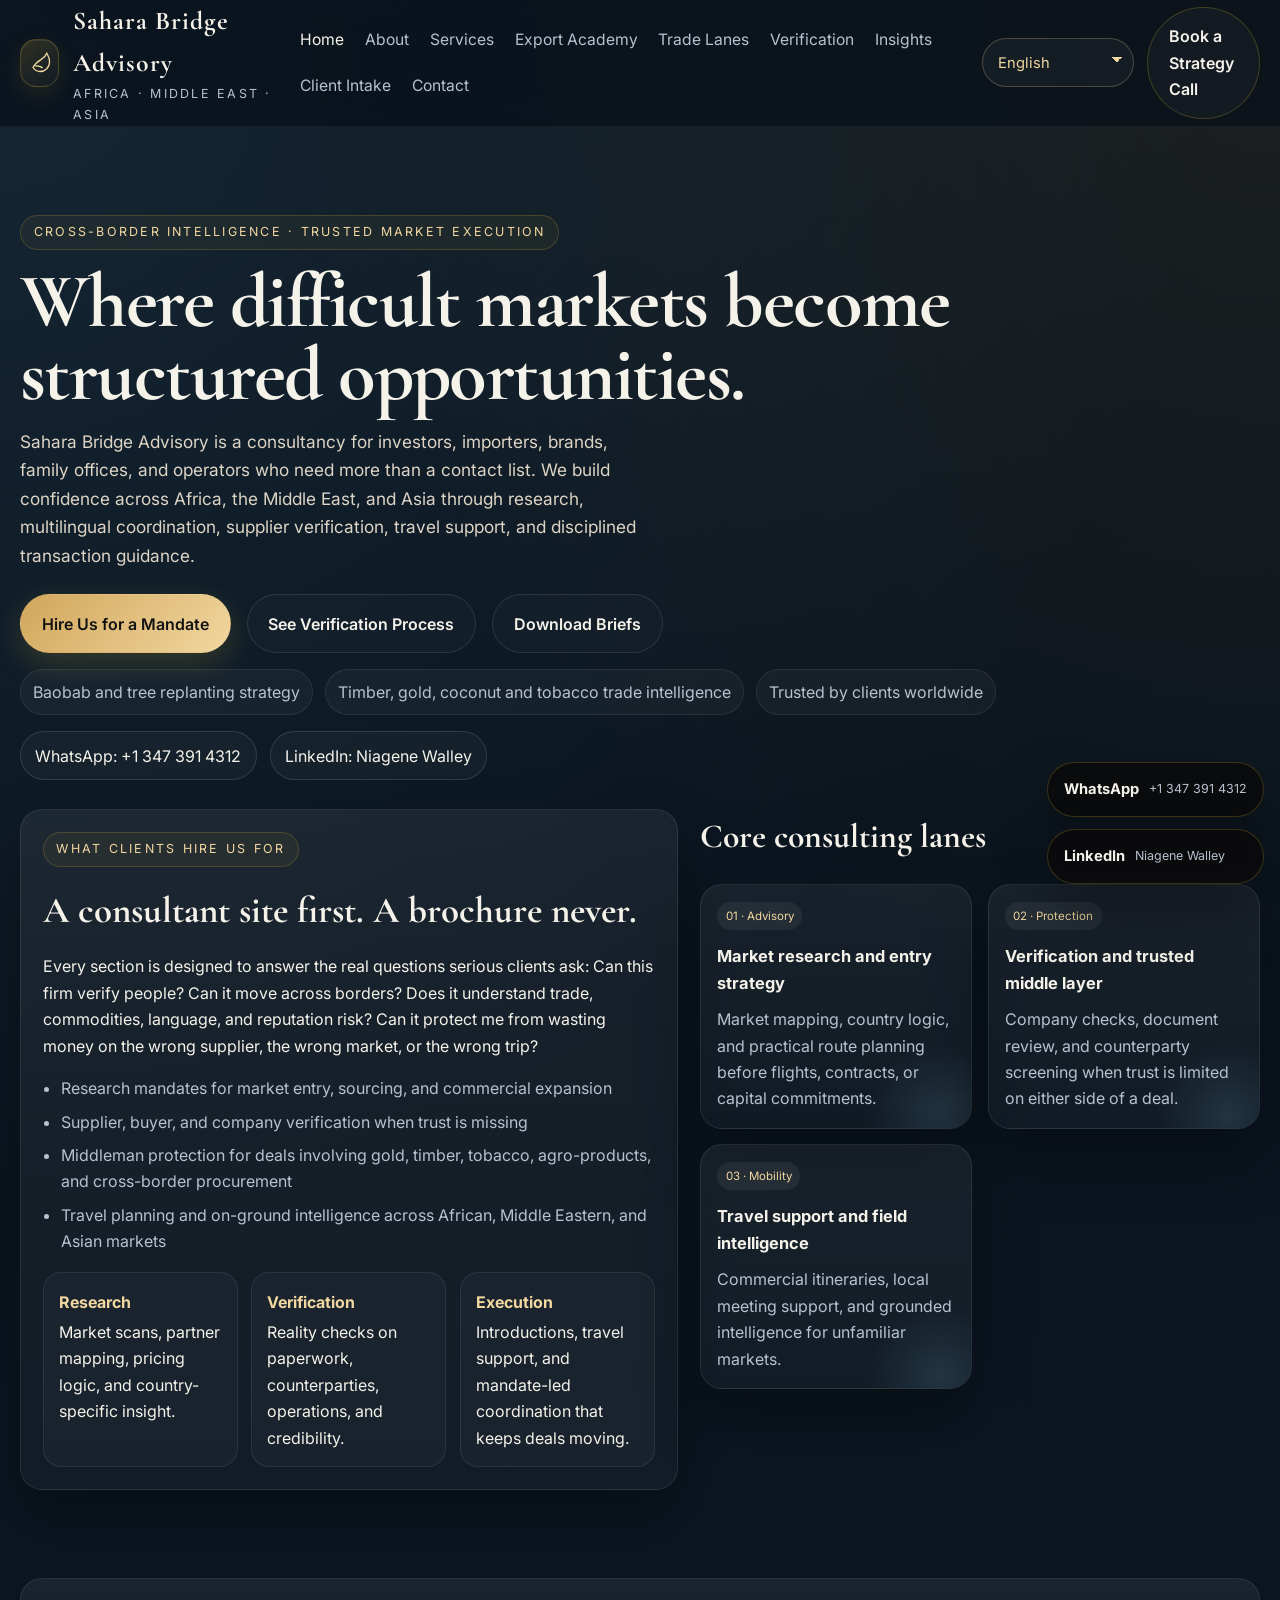
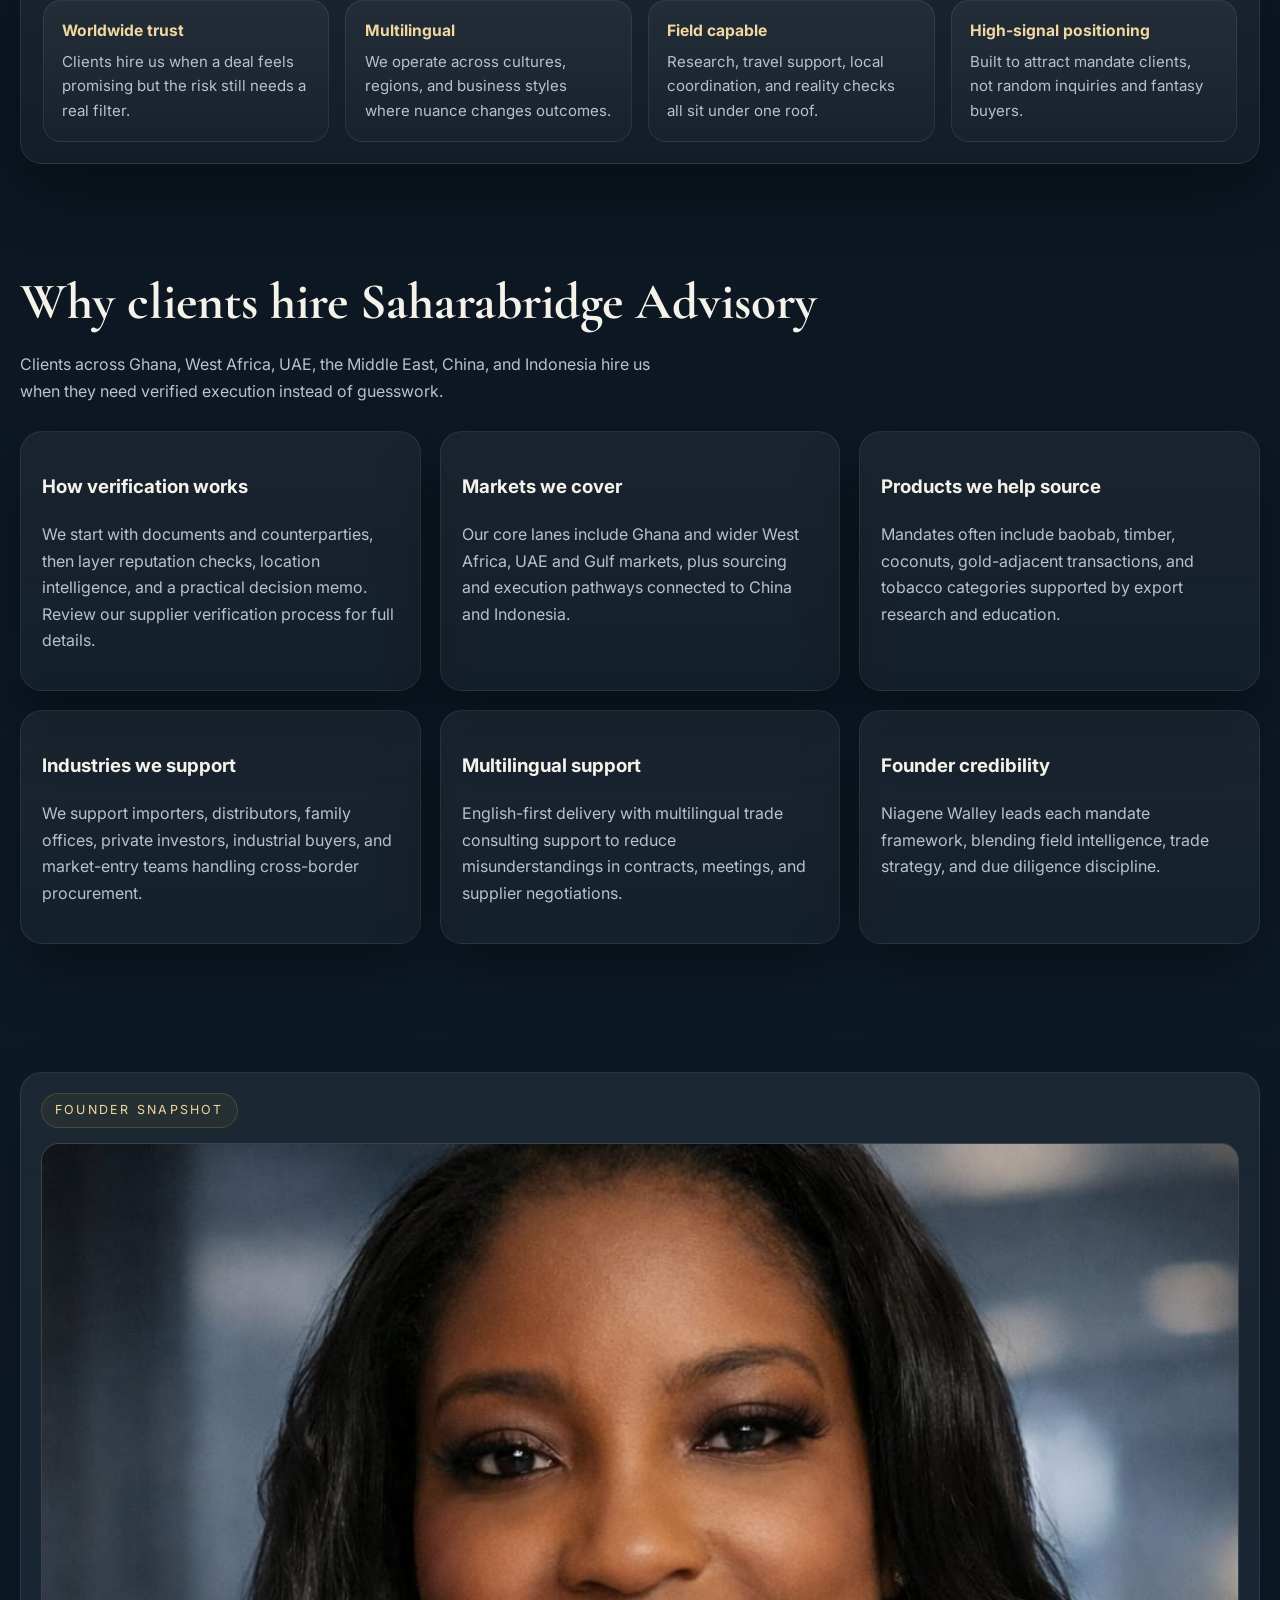
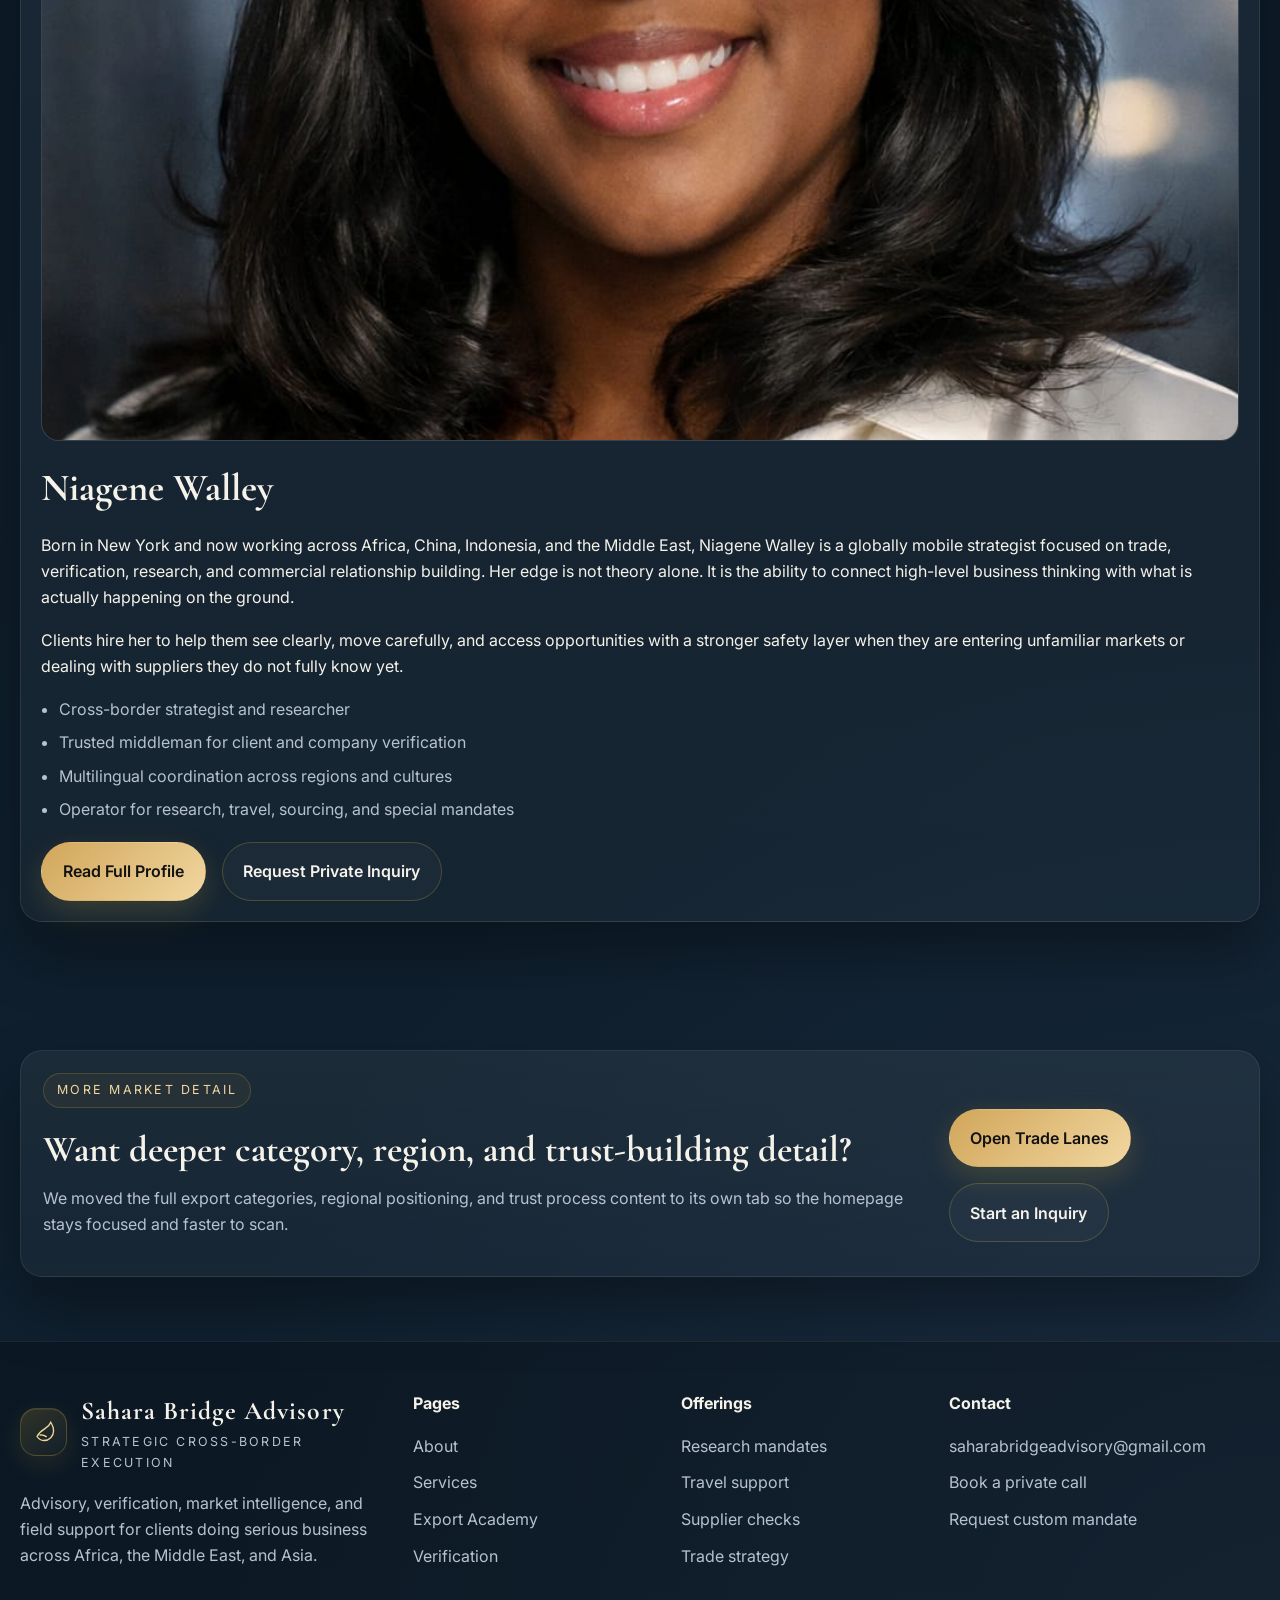
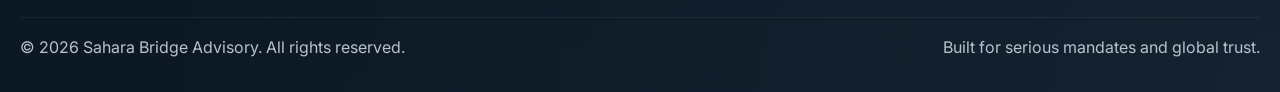
<file: index.html>
<!DOCTYPE html>
<html lang="en">
<head>
<!-- Google tag (gtag.js) -->
<script async src="https://www.googletagmanager.com/gtag/js?id=G-1FZYQV53ZD"></script>
<script>
  window.dataLayer = window.dataLayer || [];
  function gtag(){dataLayer.push(arguments);}
  gtag('js', new Date());

  gtag('config', 'G-1FZYQV53ZD');
</script>
  <meta charset="UTF-8" />
  <meta name="viewport" content="width=device-width, initial-scale=1.0" />
  <title>Africa Trade Advisory Firm | Sahara Bridge Advisory</title>
  <meta name="description" content="Sahara Bridge Advisory is an Africa trade advisory firm helping clients with supplier verification, Africa export consulting, and Middle East-Africa sourcing strategy." />
  <meta name="robots" content="index,follow,max-image-preview:large" />
  <link rel="canonical" href="https://saharabridgeadvisory.com/" />
  <meta property="og:locale" content="en_US" />
  <meta property="og:type" content="website" />
  <meta property="og:site_name" content="Sahara Bridge Advisory" />
  <meta property="og:title" content="Africa Trade Advisory Firm | Sahara Bridge Advisory" />
  <meta property="og:description" content="Sahara Bridge Advisory is an Africa trade advisory firm helping clients with supplier verification, Africa export consulting, and Middle East-Africa sourcing strategy." />
  <meta property="og:url" content="https://saharabridgeadvisory.com/" />
  <meta property="og:image" content="https://saharabridgeadvisory.com/assets/images/og-card.svg" />
  <meta name="twitter:card" content="summary_large_image" />
  <meta name="twitter:title" content="Africa Trade Advisory Firm | Sahara Bridge Advisory" />
  <meta name="twitter:description" content="Sahara Bridge Advisory is an Africa trade advisory firm helping clients with supplier verification, Africa export consulting, and Middle East-Africa sourcing strategy." />
  <meta name="twitter:image" content="https://saharabridgeadvisory.com/assets/images/og-card.svg" />
  <link rel="icon" type="image/svg+xml" href="assets/images/favicon.svg" />
  <link rel="preconnect" href="https://fonts.googleapis.com">
  <link rel="preconnect" href="https://fonts.gstatic.com" crossorigin>
  <link href="https://fonts.googleapis.com/css2?family=Cormorant+Garamond:wght@500;600;700&family=Inter:wght@400;500;600;700;800&display=swap" rel="stylesheet">
  <link rel="stylesheet" href="assets/css/styles.css" />
  <script defer src="assets/js/config.js"></script>
  <script defer src="assets/js/main.js"></script>
  <script type="application/ld+json">
  {"@context":"https://schema.org","@type":"BreadcrumbList","itemListElement":[{"@type":"ListItem","position":1,"name":"Home","item":"https://saharabridgeadvisory.com/"},{"@type":"ListItem","position":2,"name":"Home","item":"https://saharabridgeadvisory.com/"}]}
  </script>
  <script type="application/ld+json">
  {"@context":"https://schema.org","@type":"Organization","name":"Sahara Bridge Advisory","url":"https://saharabridgeadvisory.com","logo":"https://saharabridgeadvisory.com/assets/images/og-card.svg","description":"Africa trade advisory firm focused on supplier verification, cross-border sourcing, due diligence, and market-entry execution across Africa, Middle East, and Asia.","founder":{"@type":"Person","name":"Niagene Walley"},"sameAs":["https://www.linkedin.com/in/niagene-walley/"]}
  </script>
</head>
<body>
  <header class="header">
    <div class="container nav">
      <a class="brand" href="index.html" aria-label="Sahara Bridge Advisory home">
        <span class="brand-mark">
          <svg viewBox="0 0 32 32" fill="none" xmlns="http://www.w3.org/2000/svg"><path d="M8 22C10.8 16.7 14.7 13.8 18.6 11.5C22.1 9.4 24.9 6.9 26.4 3C29 7.1 30.1 10.6 30.1 14.5C30.1 21.6 24.4 27.3 17.3 27.3C13.4 27.3 10.5 25.8 8 22Z" stroke="currentColor" stroke-width="1.8" stroke-linecap="round"/><path d="M12 20C15.2 19.6 17.9 20.5 20.3 22.2" stroke="#F5E2A0" stroke-width="1.8" stroke-linecap="round"/></svg>
        </span>
        <span>
          <strong class="brand-name">Sahara Bridge Advisory</strong>
          <span class="brand-tag">Africa · Middle East · Asia</span>
        </span>
      </a>
      <nav class="nav-links" data-nav-links>
        <a data-nav href="index.html">Home</a>
        <a data-nav href="about.html">About</a>
        <a data-nav href="services.html">Services</a>
        <a data-nav href="export-academy.html">Export Academy</a>
        <a data-nav href="trade-lanes.html">Trade Lanes</a>
        <a data-nav href="verification.html">Verification</a>
        <a data-nav href="insights.html">Insights</a>
        <a data-nav href="intake.html">Client Intake</a>
        <a data-nav href="contact.html">Contact</a>
      </nav>
      <div class="nav-actions">
        <a class="lang-chip" href="ar/index.html" lang="ar" dir="rtl">العربية</a>
        <a class="btn btn-secondary" href="contact.html">Book a Strategy Call</a>
        <button class="menu-toggle" data-menu-toggle aria-label="Toggle menu">☰</button>
      </div>
    </div>
  </header>

  <main>
    <section class="hero">
      <div class="container">
        <span class="eyebrow">Cross-border intelligence · trusted market execution</span>
        <h1>Where difficult markets become structured opportunities.</h1>
        <p class="lead">Sahara Bridge Advisory is a consultancy for investors, importers, brands, family offices, and operators who need more than a contact list. We build confidence across Africa, the Middle East, and Asia through research, multilingual coordination, supplier verification, travel support, and disciplined transaction guidance.</p>
        <div class="hero-actions">
          <a class="btn btn-primary" href="contact.html">Hire Us for a Mandate</a>
          <a class="btn btn-ghost" href="verification.html">See Verification Process</a>
          <a class="btn btn-ghost" href="insights.html">Download Briefs</a>
        </div>
        <div class="page-pulse">
          <span>Baobab and tree replanting strategy</span>
          <span>Timber, gold, coconut and tobacco trade intelligence</span>
          <span>Trusted by clients worldwide</span>
        </div>
        <div class="inline-links">
          <a data-whatsapp-link href="https://wa.me/13473914312" target="_blank" rel="noopener noreferrer">WhatsApp: +1 347 391 4312</a>
          <a data-linkedin-link href="https://www.linkedin.com/in/niagene-walley/" target="_blank" rel="noopener noreferrer">LinkedIn: Niagene Walley</a>
        </div>

        <div class="hero-consult-grid reveal">
          <div class="hero-brief">
            <span class="eyebrow">What clients hire us for</span>
            <h2 style="font-family:'Cormorant Garamond',serif;font-size:2.3rem;margin:0.9rem 0 0.7rem;">A consultant site first. A brochure never.</h2>
            <p>Every section is designed to answer the real questions serious clients ask: Can this firm verify people? Can it move across borders? Does it understand trade, commodities, language, and reputation risk? Can it protect me from wasting money on the wrong supplier, the wrong market, or the wrong trip?</p>
            <ul class="brief-list">
              <li>Research mandates for market entry, sourcing, and commercial expansion</li>
              <li>Supplier, buyer, and company verification when trust is missing</li>
              <li>Middleman protection for deals involving gold, timber, tobacco, agro-products, and cross-border procurement</li>
              <li>Travel planning and on-ground intelligence across African, Middle Eastern, and Asian markets</li>
            </ul>
            <div class="hero-kicker">
              <div class="kicker-card"><strong>Research</strong><span>Market scans, partner mapping, pricing logic, and country-specific insight.</span></div>
              <div class="kicker-card"><strong>Verification</strong><span>Reality checks on paperwork, counterparties, operations, and credibility.</span></div>
              <div class="kicker-card"><strong>Execution</strong><span>Introductions, travel support, and mandate-led coordination that keeps deals moving.</span></div>
            </div>
          </div>
          <div class="hero-top-lanes">
            <div class="section-head" style="margin-bottom:1rem;">
              <div>
                <h2 style="font-size:2.1rem;margin-bottom:0.2rem;">Core consulting lanes</h2>
              </div>
            </div>
            <div class="top-lanes-grid">
              <article class="service-lane reveal">
                <span class="lane-tag">01 · Advisory</span>
                <h3>Market research and entry strategy</h3>
                <p>Market mapping, country logic, and practical route planning before flights, contracts, or capital commitments.</p>
              </article>
              <article class="service-lane reveal">
                <span class="lane-tag">02 · Protection</span>
                <h3>Verification and trusted middle layer</h3>
                <p>Company checks, document review, and counterparty screening when trust is limited on either side of a deal.</p>
              </article>
              <article class="service-lane reveal">
                <span class="lane-tag">03 · Mobility</span>
                <h3>Travel support and field intelligence</h3>
                <p>Commercial itineraries, local meeting support, and grounded intelligence for unfamiliar markets.</p>
              </article>
            </div>
          </div>
        </div>
      </div>
    </section>

    <section class="section section-sm">
      <div class="container credibility-band reveal">
        <div><strong>Worldwide trust</strong><span>Clients hire us when a deal feels promising but the risk still needs a real filter.</span></div>
        <div><strong>Multilingual</strong><span>We operate across cultures, regions, and business styles where nuance changes outcomes.</span></div>
        <div><strong>Field capable</strong><span>Research, travel support, local coordination, and reality checks all sit under one roof.</span></div>
        <div><strong>High-signal positioning</strong><span>Built to attract mandate clients, not random inquiries and fantasy buyers.</span></div>
      </div>
    </section>


    <section class="section">
      <div class="container">
        <div class="section-head reveal"><div><h2>Why clients hire Saharabridge Advisory</h2><p>Clients across Ghana, West Africa, UAE, the Middle East, China, and Indonesia hire us when they need verified execution instead of guesswork.</p></div></div>
        <div class="grid grid-3">
          <article class="process-card reveal"><h3>How verification works</h3><p>We start with documents and counterparties, then layer reputation checks, location intelligence, and a practical decision memo. Review our <a href="verification.html">supplier verification process</a> for full details.</p></article>
          <article class="process-card reveal"><h3>Markets we cover</h3><p>Our core lanes include Ghana and wider West Africa, UAE and Gulf markets, plus sourcing and execution pathways connected to China and Indonesia.</p></article>
          <article class="process-card reveal"><h3>Products we help source</h3><p>Mandates often include baobab, timber, coconuts, gold-adjacent transactions, and tobacco categories supported by <a href="export-academy.html">export research and education</a>.</p></article>
          <article class="process-card reveal"><h3>Industries we support</h3><p>We support importers, distributors, family offices, private investors, industrial buyers, and market-entry teams handling cross-border procurement.</p></article>
          <article class="process-card reveal"><h3>Multilingual support</h3><p>English-first delivery with multilingual trade consulting support to reduce misunderstandings in contracts, meetings, and supplier negotiations.</p></article>
          <article class="process-card reveal"><h3>Founder credibility</h3><p><a href="about.html">Niagene Walley</a> leads each mandate framework, blending field intelligence, trade strategy, and due diligence discipline.</p></article>
        </div>
      </div>
    </section>
    <section class="section">
      <div class="container">
        <div class="insight-card reveal">
          <span class="eyebrow">Founder snapshot</span>
          <figure class="founder-snapshot-media">
            <img src="assets/images/niagene-walley-africa-trade-strategist.jpg" alt="Niagene Walley, founder and African trade strategist at Sahara Bridge Advisory" loading="lazy" />
          </figure>
          <h3 style="font-family:'Cormorant Garamond',serif;font-size:2.4rem;margin:0.9rem 0 0.7rem;">Niagene Walley</h3>
          <p>Born in New York and now working across Africa, China, Indonesia, and the Middle East, Niagene Walley is a globally mobile strategist focused on trade, verification, research, and commercial relationship building. Her edge is not theory alone. It is the ability to connect high-level business thinking with what is actually happening on the ground.</p>
          <p>Clients hire her to help them see clearly, move carefully, and access opportunities with a stronger safety layer when they are entering unfamiliar markets or dealing with suppliers they do not fully know yet.</p>
          <ul class="mini-list">
            <li>Cross-border strategist and researcher</li>
            <li>Trusted middleman for client and company verification</li>
            <li>Multilingual coordination across regions and cultures</li>
            <li>Operator for research, travel, sourcing, and special mandates</li>
          </ul>
          <div class="hero-actions" style="margin-top:1.2rem;">
            <a class="btn btn-primary" href="about.html">Read Full Profile</a>
            <a class="btn btn-secondary" href="contact.html">Request Private Inquiry</a>
          </div>
        </div>
      </div>
    </section>

    <section class="section">
      <div class="container cta-strip reveal">
        <div>
          <span class="eyebrow">More market detail</span>
          <h3 style="font-family:'Cormorant Garamond',serif;font-size:2.3rem;margin:0.7rem 0 0.3rem;">Want deeper category, region, and trust-building detail?</h3>
          <p style="color:var(--muted);">We moved the full export categories, regional positioning, and trust process content to its own tab so the homepage stays focused and faster to scan.</p>
        </div>
        <div class="hero-actions">
          <a class="btn btn-primary" href="trade-lanes.html">Open Trade Lanes</a>
          <a class="btn btn-secondary" href="contact.html">Start an Inquiry</a>
        </div>
      </div>
    </section>

  </main>

  <footer class="footer">
    <div class="container">
      <div class="footer-grid">
        <div>
          <div class="brand" style="margin-bottom:1rem;">
            <span class="brand-mark">
              <svg viewBox="0 0 32 32" fill="none" xmlns="http://www.w3.org/2000/svg"><path d="M8 22C10.8 16.7 14.7 13.8 18.6 11.5C22.1 9.4 24.9 6.9 26.4 3C29 7.1 30.1 10.6 30.1 14.5C30.1 21.6 24.4 27.3 17.3 27.3C13.4 27.3 10.5 25.8 8 22Z" stroke="currentColor" stroke-width="1.8" stroke-linecap="round"/><path d="M12 20C15.2 19.6 17.9 20.5 20.3 22.2" stroke="#F5E2A0" stroke-width="1.8" stroke-linecap="round"/></svg>
            </span>
            <span>
              <strong class="brand-name">Sahara Bridge Advisory</strong>
              <span class="brand-tag">Strategic cross-border execution</span>
            </span>
          </div>
          <p>Advisory, verification, market intelligence, and field support for clients doing serious business across Africa, the Middle East, and Asia.</p>
        </div>
        <div>
          <h4>Pages</h4>
          <ul>
            <li><a href="about.html">About</a></li>
            <li><a href="services.html">Services</a></li>
            <li><a href="export-academy.html">Export Academy</a></li>
            <li><a href="verification.html">Verification</a></li>
          </ul>
        </div>
        <div>
          <h4>Offerings</h4>
          <ul>
            <li>Research mandates</li>
            <li>Travel support</li>
            <li>Supplier checks</li>
            <li>Trade strategy</li>
          </ul>
        </div>
        <div>
          <h4>Contact</h4>
          <ul>
            <li><a href="mailto:saharabridgeadvisory@gmail.com">saharabridgeadvisory@gmail.com</a></li>
            <li><a href="contact.html">Book a private call</a></li>
            <li><a href="contact.html">Request custom mandate</a></li>
          </ul>
        </div>
      </div>
      <div class="footer-bottom">
        <span>© 2026 Sahara Bridge Advisory. All rights reserved.</span>
        <span>Built for serious mandates and global trust.</span>
      </div>
    </div>
  </footer>

  <div class="quick-actions">
    <a class="quick-action" data-whatsapp-link href="https://wa.me/13473914312" target="_blank" rel="noopener noreferrer">
      <strong>WhatsApp</strong><span>+1 347 391 4312</span>
    </a>
    <a class="quick-action" data-linkedin-link href="https://www.linkedin.com/in/niagene-walley/" target="_blank" rel="noopener noreferrer">
      <strong>LinkedIn</strong><span>Niagene Walley</span>
    </a>
  </div>
</body>
</html>
</file>
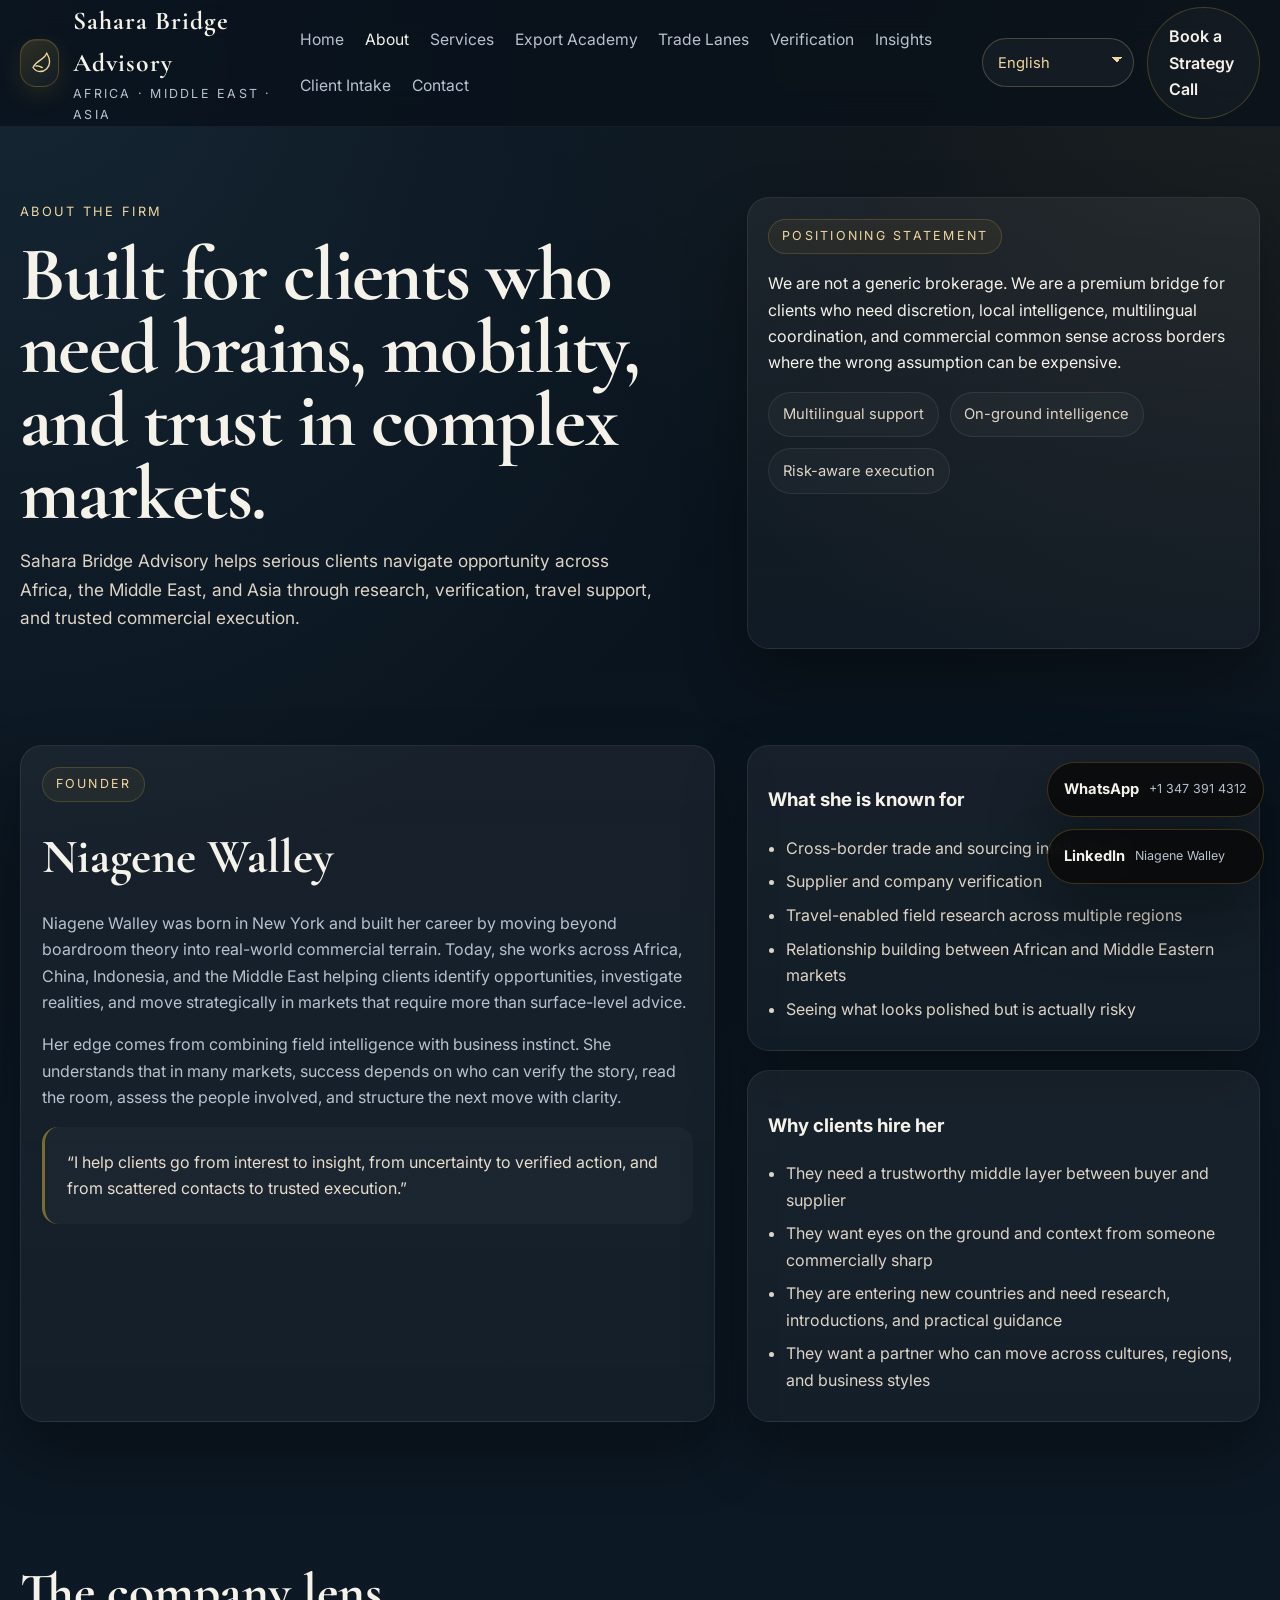
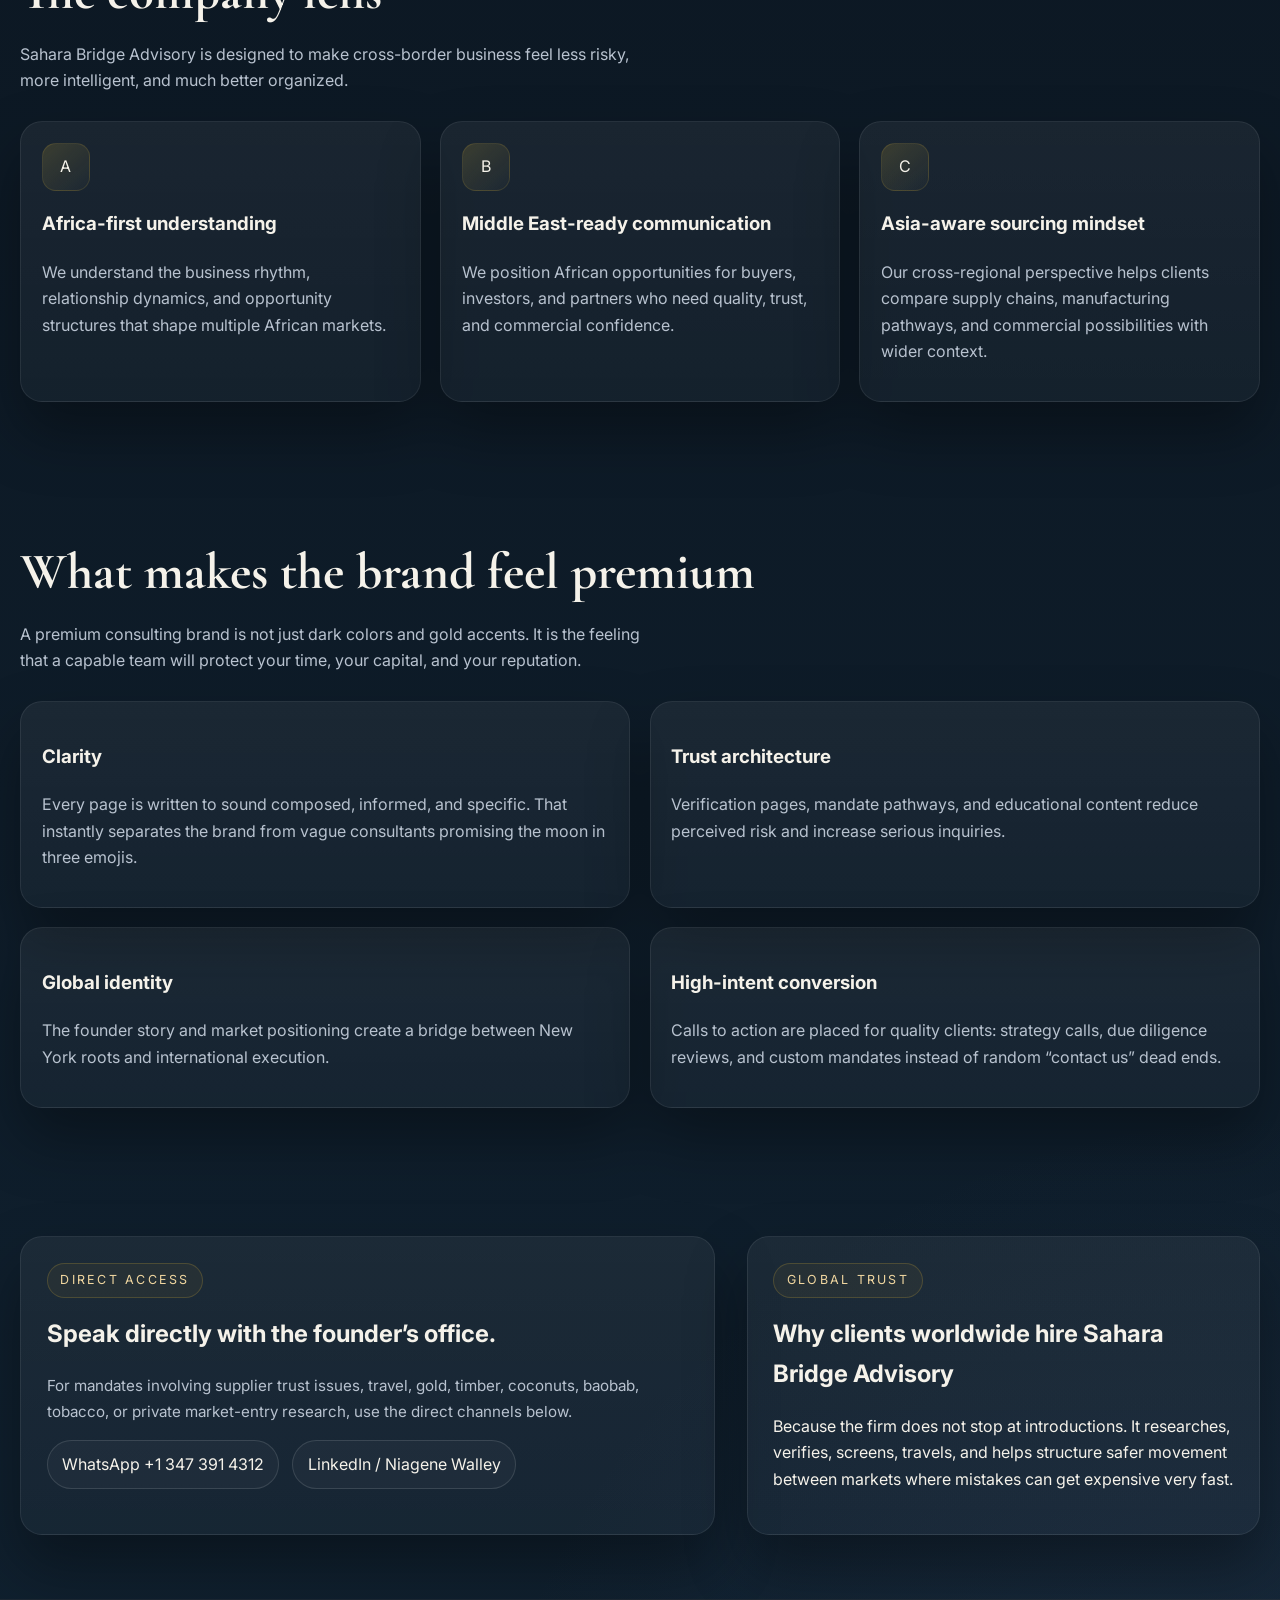
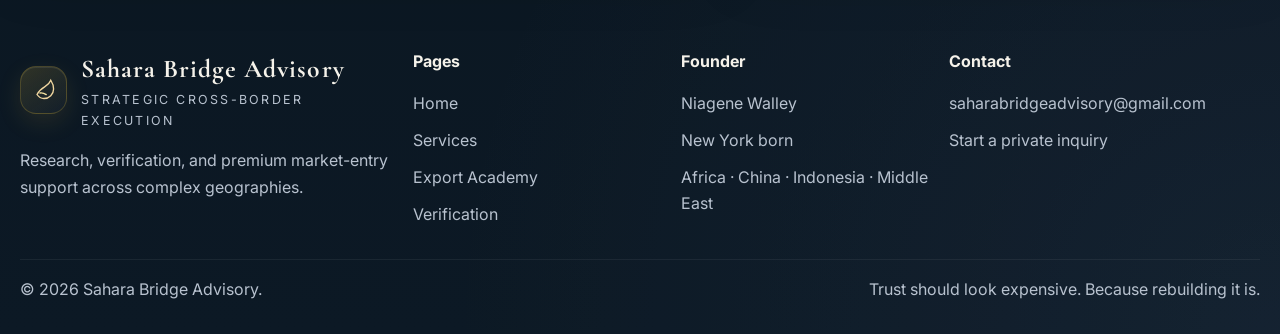
<file: about.html>
<!DOCTYPE html>
<html lang="en">
<head>
<!-- Google tag (gtag.js) -->
<script async src="https://www.googletagmanager.com/gtag/js?id=G-1FZYQV53ZD"></script>
<script>
  window.dataLayer = window.dataLayer || [];
  function gtag(){dataLayer.push(arguments);}
  gtag('js', new Date());

  gtag('config', 'G-1FZYQV53ZD');
</script>
  <meta charset="UTF-8" />
  <meta name="viewport" content="width=device-width, initial-scale=1.0" />
  <title>Niagene Walley | African Trade Strategist & Global Sourcing Consultant</title>
  <meta name="description" content="Meet Niagene Walley, an African trade strategist and global sourcing consultant helping businesses navigate Africa-Middle East trade and cross-border market entry." />
  <meta name="robots" content="index,follow,max-image-preview:large" />
  <link rel="canonical" href="https://saharabridgeadvisory.com/about.html" />
  <meta property="og:locale" content="en_US" />
  <meta property="og:type" content="profile" />
  <meta property="og:site_name" content="Sahara Bridge Advisory" />
  <meta property="og:title" content="Niagene Walley | African Trade Strategist & Global Sourcing Consultant" />
  <meta property="og:description" content="Meet Niagene Walley, an African trade strategist and global sourcing consultant helping businesses navigate Africa-Middle East trade and cross-border market entry." />
  <meta property="og:url" content="https://saharabridgeadvisory.com/about.html" />
  <meta property="og:image" content="https://saharabridgeadvisory.com/assets/images/og-card.svg" />
  <meta name="twitter:card" content="summary_large_image" />
  <meta name="twitter:title" content="Niagene Walley | African Trade Strategist & Global Sourcing Consultant" />
  <meta name="twitter:description" content="Meet Niagene Walley, an African trade strategist and global sourcing consultant helping businesses navigate Africa-Middle East trade and cross-border market entry." />
  <meta name="twitter:image" content="https://saharabridgeadvisory.com/assets/images/og-card.svg" />
  <link rel="icon" type="image/svg+xml" href="assets/images/favicon.svg" />
  <link rel="preconnect" href="https://fonts.googleapis.com">
  <link rel="preconnect" href="https://fonts.gstatic.com" crossorigin>
  <link href="https://fonts.googleapis.com/css2?family=Cormorant+Garamond:wght@500;600;700&family=Inter:wght@400;500;600;700;800&display=swap" rel="stylesheet">
  <link rel="stylesheet" href="assets/css/styles.css" />
  <script defer src="assets/js/config.js"></script>
  <script defer src="assets/js/main.js"></script>
  <script type="application/ld+json">
  {"@context":"https://schema.org","@type":"BreadcrumbList","itemListElement":[{"@type":"ListItem","position":1,"name":"Home","item":"https://saharabridgeadvisory.com/"},{"@type":"ListItem","position":2,"name":"About","item":"https://saharabridgeadvisory.com/about.html"}]}
  </script>
  <script type="application/ld+json">
  {"@context":"https://schema.org","@type":"Person","name":"Niagene Walley","jobTitle":"African Trade Strategist and Global Sourcing Consultant","worksFor":{"@type":"Organization","name":"Sahara Bridge Advisory"},"url":"https://saharabridgeadvisory.com/about.html","sameAs":["https://www.linkedin.com/in/niagene-walley/"],"knowsAbout":["Africa Middle East trade consultant","Supplier verification Africa","Cross-border sourcing","Export research Africa"]}
  </script>
</head>
<body>
  <header class="header">
    <div class="container nav">
      <a class="brand" href="index.html"><span class="brand-mark"><svg viewBox="0 0 32 32" fill="none" xmlns="http://www.w3.org/2000/svg"><path d="M8 22C10.8 16.7 14.7 13.8 18.6 11.5C22.1 9.4 24.9 6.9 26.4 3C29 7.1 30.1 10.6 30.1 14.5C30.1 21.6 24.4 27.3 17.3 27.3C13.4 27.3 10.5 25.8 8 22Z" stroke="currentColor" stroke-width="1.8" stroke-linecap="round"/><path d="M12 20C15.2 19.6 17.9 20.5 20.3 22.2" stroke="#F5E2A0" stroke-width="1.8" stroke-linecap="round"/></svg></span><span><strong class="brand-name">Sahara Bridge Advisory</strong><span class="brand-tag">Africa · Middle East · Asia</span></span></a>
      <nav class="nav-links" data-nav-links>
        <a data-nav href="index.html">Home</a>
        <a data-nav href="about.html">About</a>
        <a data-nav href="services.html">Services</a>
        <a data-nav href="export-academy.html">Export Academy</a>
        <a data-nav href="trade-lanes.html">Trade Lanes</a>
        <a data-nav href="verification.html">Verification</a>
        <a data-nav href="insights.html">Insights</a>
        <a data-nav href="intake.html">Client Intake</a>
        <a data-nav href="contact.html">Contact</a>
      </nav>
      <div class="nav-actions">
        <a class="lang-chip" href="ar/index.html" lang="ar" dir="rtl">العربية</a>
        <a class="btn btn-secondary" href="contact.html">Book a Strategy Call</a>
        <button class="menu-toggle" data-menu-toggle aria-label="Toggle menu">☰</button>
      </div>
    </div>
  </header>

  <main>
    <section class="page-hero">
      <div class="container two-col">
        <div>
          <span class="kicker">About the firm</span>
          <h1>Built for clients who need brains, mobility, and trust in complex markets.</h1>
          <p class="lead">Sahara Bridge Advisory helps serious clients navigate opportunity across Africa, the Middle East, and Asia through research, verification, travel support, and trusted commercial execution.</p>
        </div>
        <div class="hero-panel panel reveal">
          <span class="eyebrow">Positioning statement</span>
          <p style="margin-top:1rem;">We are not a generic brokerage. We are a premium bridge for clients who need discretion, local intelligence, multilingual coordination, and commercial common sense across borders where the wrong assumption can be expensive.</p>
          <div class="badge-row" style="margin-top:1rem;">
            <span class="badge">Multilingual support</span>
            <span class="badge">On-ground intelligence</span>
            <span class="badge">Risk-aware execution</span>
          </div>
        </div>
      </div>
    </section>

    <section class="section">
      <div class="container two-col">
        <div class="profile-card reveal">
          <span class="eyebrow">Founder</span>
          <h2 style="font-family:'Cormorant Garamond',serif;font-size:3rem;margin:1rem 0 0.8rem;">Niagene Walley</h2>
          <p>Niagene Walley was born in New York and built her career by moving beyond boardroom theory into real-world commercial terrain. Today, she works across Africa, China, Indonesia, and the Middle East helping clients identify opportunities, investigate realities, and move strategically in markets that require more than surface-level advice.</p>
          <p>Her edge comes from combining field intelligence with business instinct. She understands that in many markets, success depends on who can verify the story, read the room, assess the people involved, and structure the next move with clarity.</p>
          <div class="quote-box" style="margin-top:1rem;">“I help clients go from interest to insight, from uncertainty to verified action, and from scattered contacts to trusted execution.”</div>
        </div>
        <div class="grid">
          <article class="info-card reveal">
            <h3>What she is known for</h3>
            <ul>
              <li>Cross-border trade and sourcing intelligence</li>
              <li>Supplier and company verification</li>
              <li>Travel-enabled field research across multiple regions</li>
              <li>Relationship building between African and Middle Eastern markets</li>
              <li>Seeing what looks polished but is actually risky</li>
            </ul>
          </article>
          <article class="info-card reveal">
            <h3>Why clients hire her</h3>
            <ul>
              <li>They need a trustworthy middle layer between buyer and supplier</li>
              <li>They want eyes on the ground and context from someone commercially sharp</li>
              <li>They are entering new countries and need research, introductions, and practical guidance</li>
              <li>They want a partner who can move across cultures, regions, and business styles</li>
            </ul>
          </article>
        </div>
      </div>
    </section>

    <section class="section">
      <div class="container">
        <div class="section-head reveal"><div><h2>The company lens</h2><p>Sahara Bridge Advisory is designed to make cross-border business feel less risky, more intelligent, and much better organized.</p></div></div>
        <div class="grid grid-3">
          <article class="feature-card reveal"><div class="feature-icon">A</div><h3>Africa-first understanding</h3><p>We understand the business rhythm, relationship dynamics, and opportunity structures that shape multiple African markets.</p></article>
          <article class="feature-card reveal"><div class="feature-icon">B</div><h3>Middle East-ready communication</h3><p>We position African opportunities for buyers, investors, and partners who need quality, trust, and commercial confidence.</p></article>
          <article class="feature-card reveal"><div class="feature-icon">C</div><h3>Asia-aware sourcing mindset</h3><p>Our cross-regional perspective helps clients compare supply chains, manufacturing pathways, and commercial possibilities with wider context.</p></article>
        </div>
      </div>
    </section>

    <section class="section">
      <div class="container">
        <div class="section-head reveal"><div><h2>What makes the brand feel premium</h2><p>A premium consulting brand is not just dark colors and gold accents. It is the feeling that a capable team will protect your time, your capital, and your reputation.</p></div></div>
        <div class="grid grid-2">
          <article class="process-card reveal"><h3>Clarity</h3><p>Every page is written to sound composed, informed, and specific. That instantly separates the brand from vague consultants promising the moon in three emojis.</p></article>
          <article class="process-card reveal"><h3>Trust architecture</h3><p>Verification pages, mandate pathways, and educational content reduce perceived risk and increase serious inquiries.</p></article>
          <article class="process-card reveal"><h3>Global identity</h3><p>The founder story and market positioning create a bridge between New York roots and international execution.</p></article>
          <article class="process-card reveal"><h3>High-intent conversion</h3><p>Calls to action are placed for quality clients: strategy calls, due diligence reviews, and custom mandates instead of random “contact us” dead ends.</p></article>
        </div>
      </div>
    </section>
      <section class="section">
      <div class="container two-col">
        <div class="panel" style="padding:1.6rem;">
          <span class="eyebrow">Direct access</span>
          <h2 style="margin-top:1rem;">Speak directly with the founder’s office.</h2>
          <p class="mini-note">For mandates involving supplier trust issues, travel, gold, timber, coconuts, baobab, tobacco, or private market-entry research, use the direct channels below.</p>
          <div class="inline-links">
            <a data-whatsapp-link href="https://wa.me/13473914312" target="_blank" rel="noopener noreferrer">WhatsApp +1 347 391 4312</a>
            <a data-linkedin-link href="https://www.linkedin.com/in/niagene-walley/" target="_blank" rel="noopener noreferrer">LinkedIn / Niagene Walley</a>
          </div>
        </div>
        <div class="panel" style="padding:1.6rem;">
          <span class="eyebrow">Global trust</span>
          <h2 style="margin-top:1rem;">Why clients worldwide hire Sahara Bridge Advisory</h2>
          <p>Because the firm does not stop at introductions. It researches, verifies, screens, travels, and helps structure safer movement between markets where mistakes can get expensive very fast.</p>
        </div>
      </div>
    </section>
  </main>

  <footer class="footer"><div class="container"><div class="footer-grid"><div><div class="brand" style="margin-bottom:1rem;"><span class="brand-mark"><svg viewBox="0 0 32 32" fill="none" xmlns="http://www.w3.org/2000/svg"><path d="M8 22C10.8 16.7 14.7 13.8 18.6 11.5C22.1 9.4 24.9 6.9 26.4 3C29 7.1 30.1 10.6 30.1 14.5C30.1 21.6 24.4 27.3 17.3 27.3C13.4 27.3 10.5 25.8 8 22Z" stroke="currentColor" stroke-width="1.8" stroke-linecap="round"/><path d="M12 20C15.2 19.6 17.9 20.5 20.3 22.2" stroke="#F5E2A0" stroke-width="1.8" stroke-linecap="round"/></svg></span><span><strong class="brand-name">Sahara Bridge Advisory</strong><span class="brand-tag">Strategic cross-border execution</span></span></div><p>Research, verification, and premium market-entry support across complex geographies.</p></div><div><h4>Pages</h4><ul><li><a href="index.html">Home</a></li><li><a href="services.html">Services</a></li><li><a href="export-academy.html">Export Academy</a></li><li><a href="verification.html">Verification</a></li></ul></div><div><h4>Founder</h4><ul><li>Niagene Walley</li><li>New York born</li><li>Africa · China · Indonesia · Middle East</li></ul></div><div><h4>Contact</h4><ul><li><a href="mailto:saharabridgeadvisory@gmail.com">saharabridgeadvisory@gmail.com</a></li><li><a href="contact.html">Start a private inquiry</a></li></ul></div></div><div class="footer-bottom"><span>© 2026 Sahara Bridge Advisory.</span><span>Trust should look expensive. Because rebuilding it is.</span></div></div></footer>

  <div class="quick-actions">
    <a class="quick-action" data-whatsapp-link href="https://wa.me/13473914312" target="_blank" rel="noopener noreferrer">
      <strong>WhatsApp</strong><span>+1 347 391 4312</span>
    </a>
    <a class="quick-action" data-linkedin-link href="https://www.linkedin.com/in/niagene-walley/" target="_blank" rel="noopener noreferrer">
      <strong>LinkedIn</strong><span>Niagene Walley</span>
    </a>
  </div>

</body>
</html>
</file>
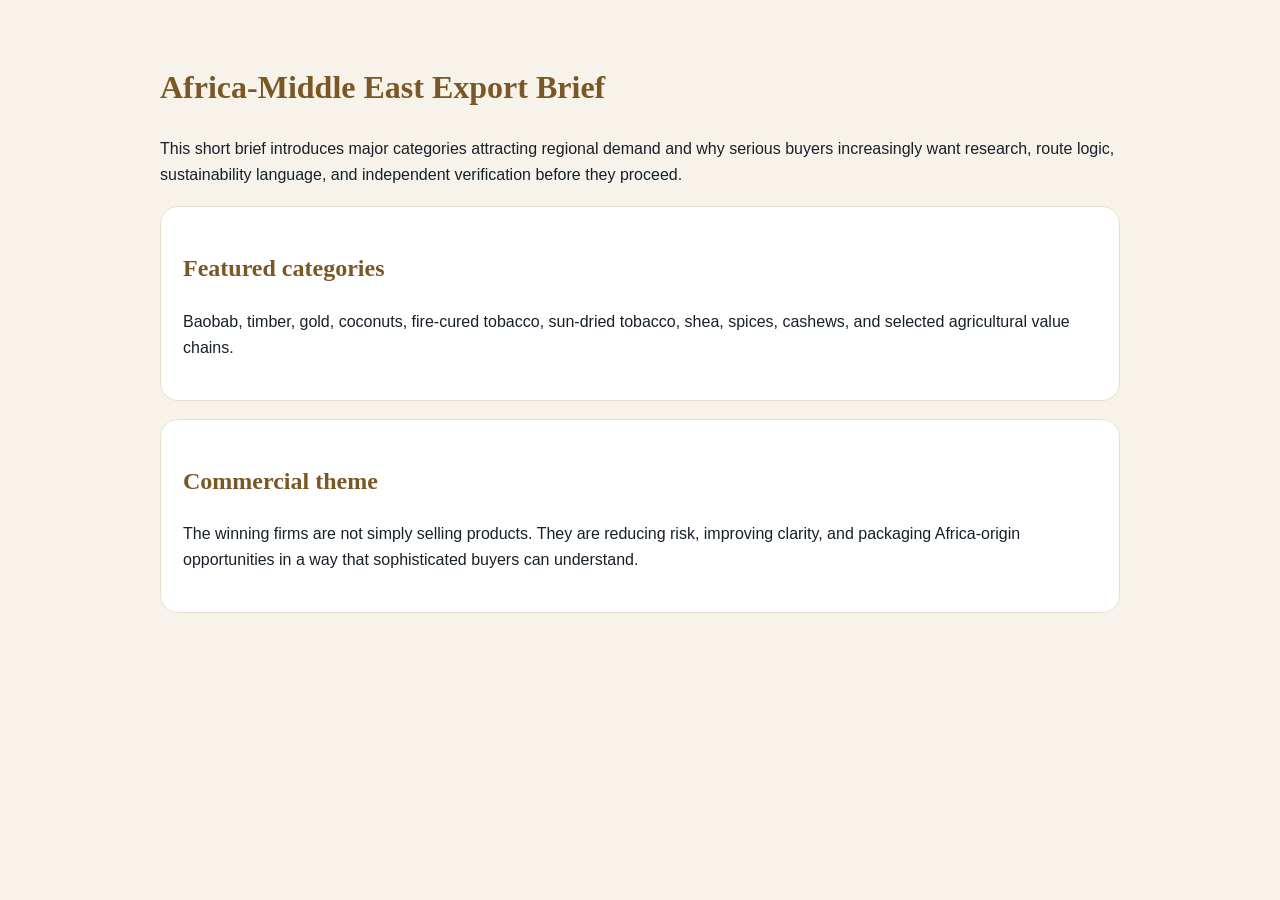
<file: africa-middle-east-export-brief.html>
<!DOCTYPE html><html lang="en"><head>
<!-- Google tag (gtag.js) -->
<script async src="https://www.googletagmanager.com/gtag/js?id=G-1FZYQV53ZD"></script>
<script>
  window.dataLayer = window.dataLayer || [];
  function gtag(){dataLayer.push(arguments);}
  gtag('js', new Date());

  gtag('config', 'G-1FZYQV53ZD');
</script><meta charset="UTF-8"><meta name="viewport" content="width=device-width, initial-scale=1.0"><title>Africa-Middle East Export Brief | Sahara Bridge Advisory</title><meta name="description" content="Export brief on baobab, gold, timber, coconuts, and tobacco opportunities from Africa to Middle East markets."><meta name="robots" content="noindex,follow"><link rel="canonical" href="https://saharabridgeadvisory.com/africa-middle-east-export-brief.html"><meta property="og:title" content="Africa-Middle East Export Brief | Sahara Bridge Advisory"><meta property="og:description" content="Export brief on baobab, gold, timber, coconuts, and tobacco opportunities from Africa to Middle East markets."><meta property="og:type" content="article"><meta property="og:url" content="https://saharabridgeadvisory.com/africa-middle-east-export-brief.html"><meta property="og:image" content="https://saharabridgeadvisory.com/assets/images/og-card.svg"><meta name="twitter:card" content="summary_large_image"><meta name="twitter:title" content="Africa-Middle East Export Brief | Sahara Bridge Advisory"><meta name="twitter:description" content="Export brief on baobab, gold, timber, coconuts, and tobacco opportunities from Africa to Middle East markets."><meta name="twitter:image" content="https://saharabridgeadvisory.com/assets/images/og-card.svg"><style>body{font-family:Inter,Arial,sans-serif;background:#f7f3ea;color:#172029;margin:0;padding:40px;line-height:1.65}.wrap{max-width:960px;margin:0 auto} h1,h2{font-family:Georgia,serif;color:#7a5725}.card{background:white;border:1px solid #eadfcf;padding:22px;border-radius:18px;margin:18px 0}</style></head><body><div class="wrap"><h1>Africa-Middle East Export Brief</h1><p>This short brief introduces major categories attracting regional demand and why serious buyers increasingly want research, route logic, sustainability language, and independent verification before they proceed.</p><div class="card"><h2>Featured categories</h2><p>Baobab, timber, gold, coconuts, fire-cured tobacco, sun-dried tobacco, shea, spices, cashews, and selected agricultural value chains.</p></div><div class="card"><h2>Commercial theme</h2><p>The winning firms are not simply selling products. They are reducing risk, improving clarity, and packaging Africa-origin opportunities in a way that sophisticated buyers can understand.</p></div></div></body></html>
</file>
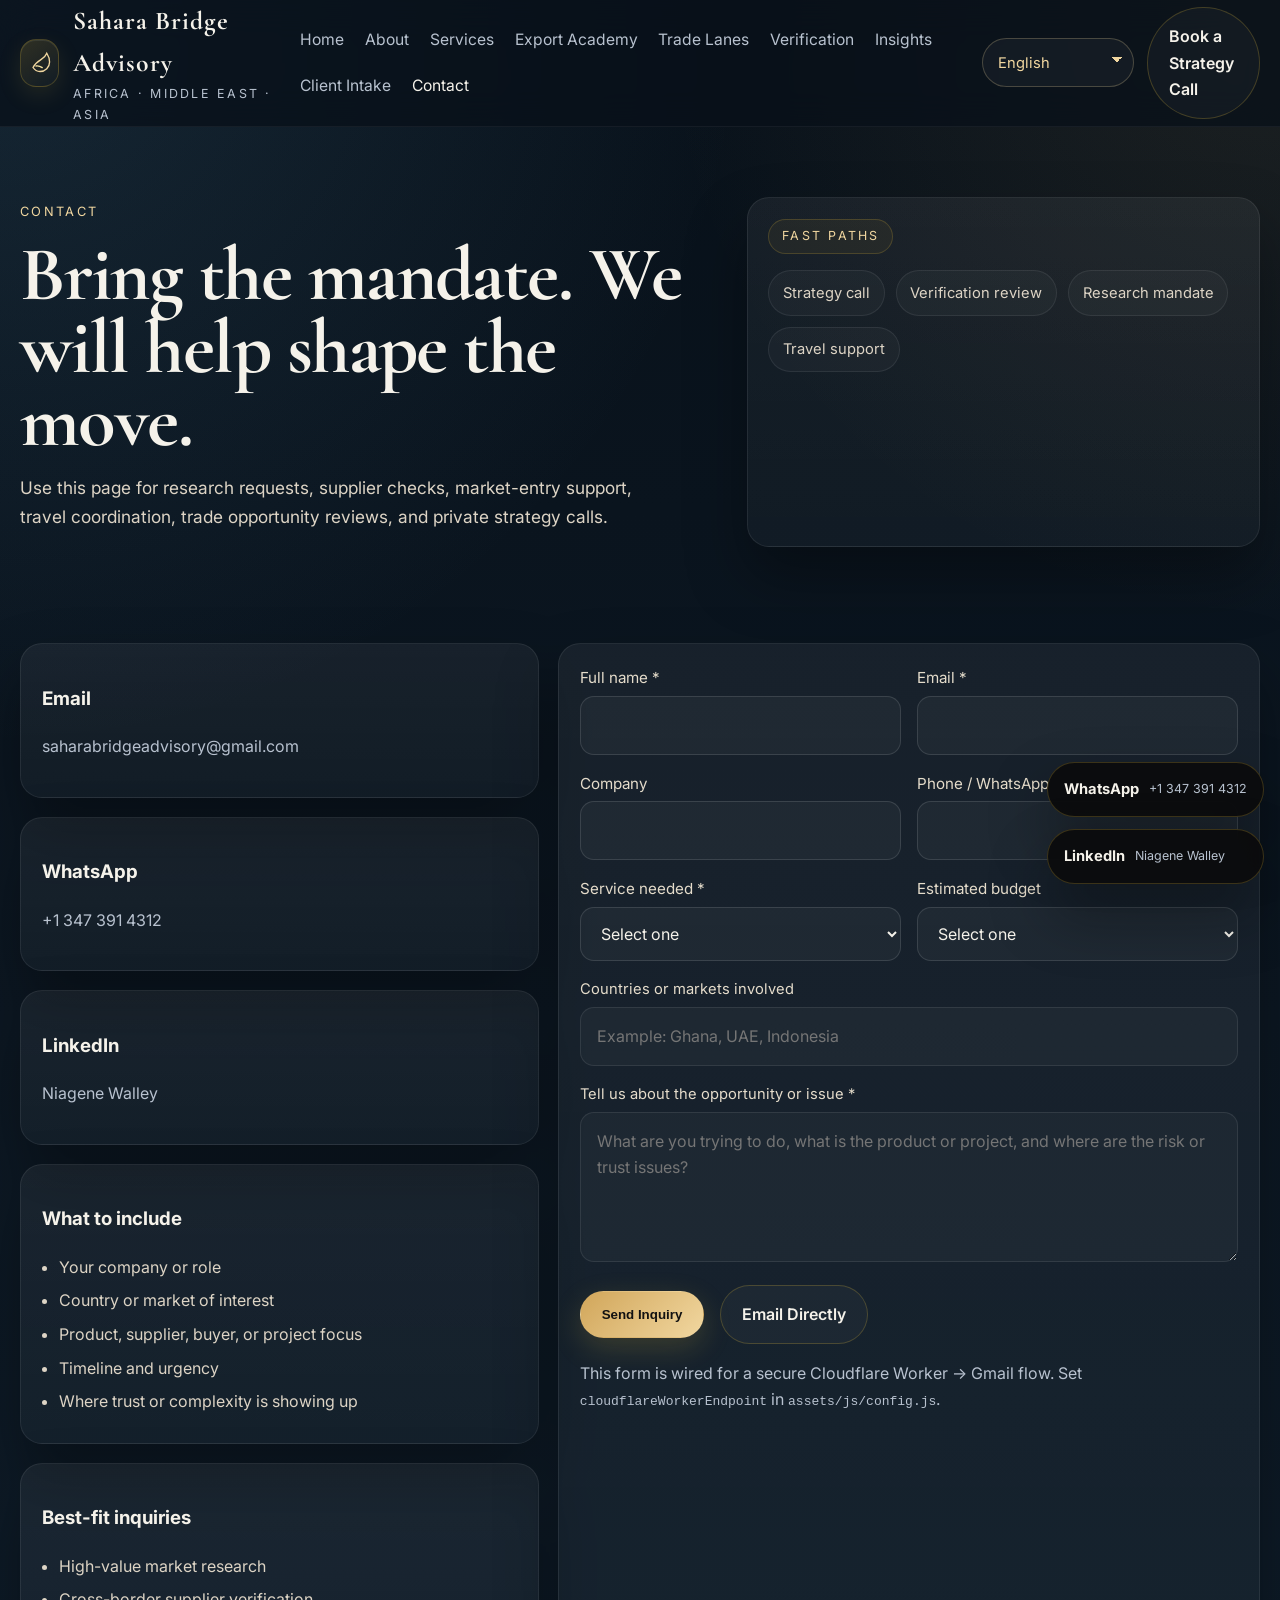
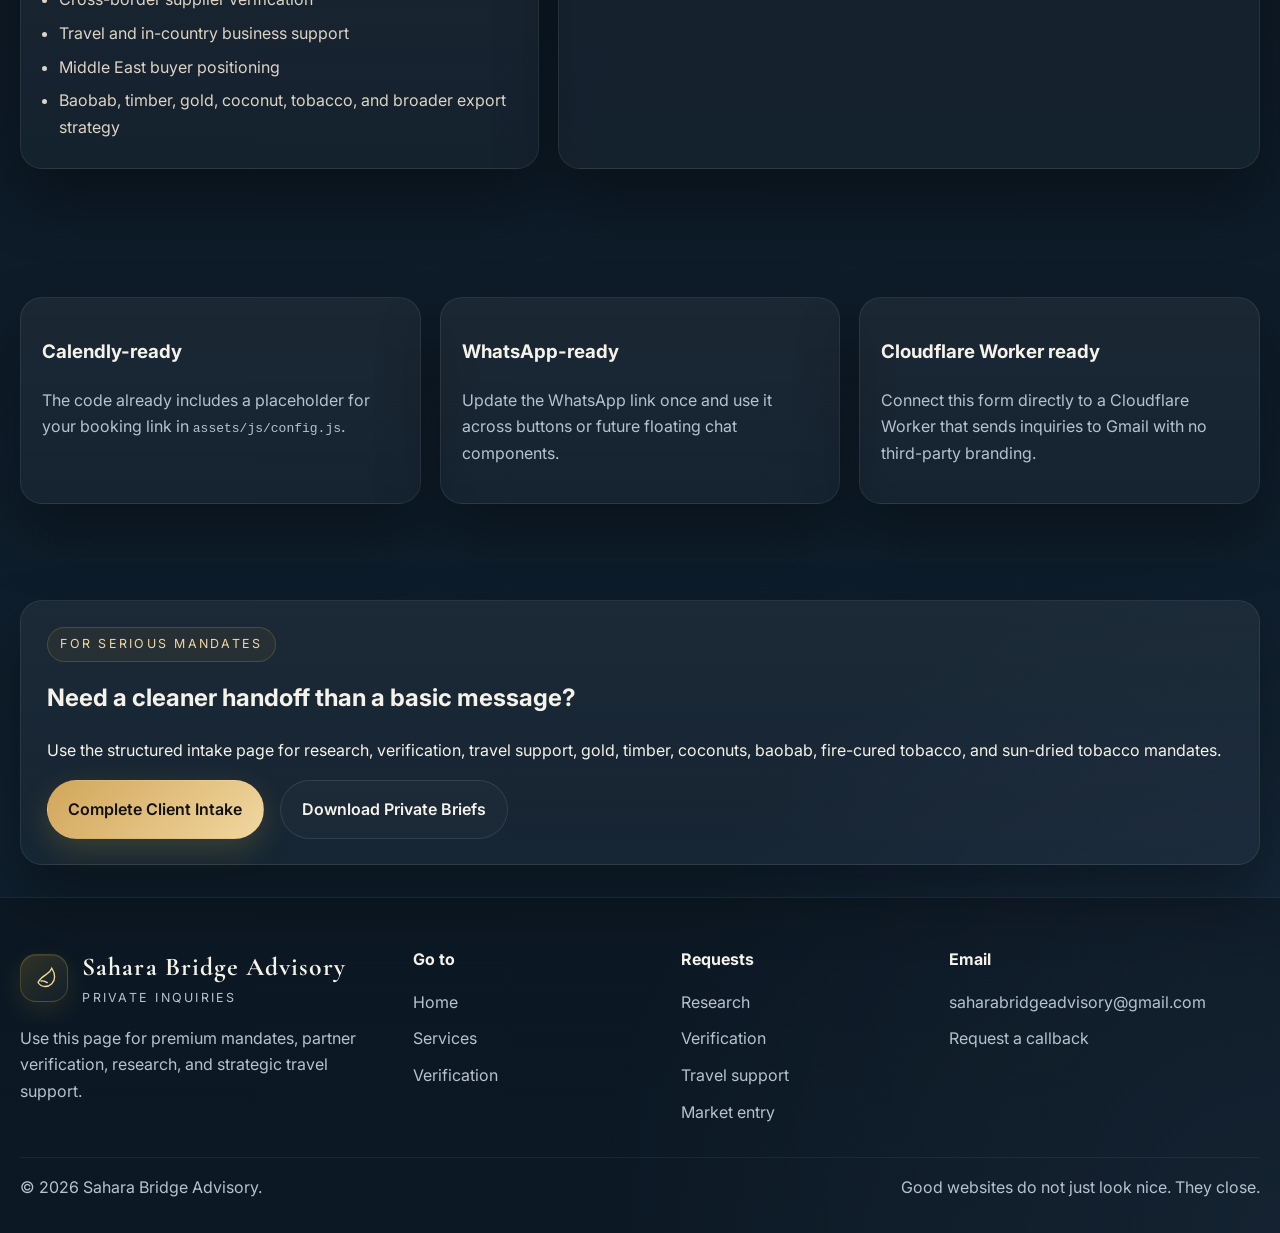
<file: contact.html>
<!DOCTYPE html>
<html lang="en">
<head>
<!-- Google tag (gtag.js) -->
<script async src="https://www.googletagmanager.com/gtag/js?id=G-1FZYQV53ZD"></script>
<script>
  window.dataLayer = window.dataLayer || [];
  function gtag(){dataLayer.push(arguments);}
  gtag('js', new Date());

  gtag('config', 'G-1FZYQV53ZD');
</script>
  <meta charset="UTF-8" />
  <meta name="viewport" content="width=device-width, initial-scale=1.0" />
  <title>Hire an Africa Trade Consultant | Contact Sahara Bridge Advisory</title>
  <meta name="description" content="Hire an Africa trade consultant, request supplier verification, or send an Africa sourcing inquiry for cross-border trade support in West Africa and the Middle East." />
  <meta name="robots" content="index,follow,max-image-preview:large" />
  <link rel="canonical" href="https://saharabridgeadvisory.com/contact.html" />
  <meta property="og:locale" content="en_US" />
  <meta property="og:type" content="website" />
  <meta property="og:site_name" content="Sahara Bridge Advisory" />
  <meta property="og:title" content="Hire an Africa Trade Consultant | Contact Sahara Bridge Advisory" />
  <meta property="og:description" content="Hire an Africa trade consultant, request supplier verification, or send an Africa sourcing inquiry for cross-border trade support in West Africa and the Middle East." />
  <meta property="og:url" content="https://saharabridgeadvisory.com/contact.html" />
  <meta property="og:image" content="https://saharabridgeadvisory.com/assets/images/og-card.svg" />
  <meta name="twitter:card" content="summary_large_image" />
  <meta name="twitter:title" content="Hire an Africa Trade Consultant | Contact Sahara Bridge Advisory" />
  <meta name="twitter:description" content="Hire an Africa trade consultant, request supplier verification, or send an Africa sourcing inquiry for cross-border trade support in West Africa and the Middle East." />
  <meta name="twitter:image" content="https://saharabridgeadvisory.com/assets/images/og-card.svg" />
  <link rel="icon" type="image/svg+xml" href="assets/images/favicon.svg" />
  <link rel="preconnect" href="https://fonts.googleapis.com">
  <link rel="preconnect" href="https://fonts.gstatic.com" crossorigin>
  <link href="https://fonts.googleapis.com/css2?family=Cormorant+Garamond:wght@500;600;700&family=Inter:wght@400;500;600;700;800&display=swap" rel="stylesheet">
  <link rel="stylesheet" href="assets/css/styles.css" />
  <script defer src="assets/js/config.js"></script>
  <script defer src="assets/js/main.js"></script>
  <script defer src="assets/js/contact.js"></script>
  <script type="application/ld+json">
  {"@context":"https://schema.org","@type":"BreadcrumbList","itemListElement":[{"@type":"ListItem","position":1,"name":"Home","item":"https://saharabridgeadvisory.com/"},{"@type":"ListItem","position":2,"name":"Contact","item":"https://saharabridgeadvisory.com/contact.html"}]}
  </script>
</head>
<body>
  <header class="header"><div class="container nav"><a class="brand" href="index.html"><span class="brand-mark"><svg viewBox="0 0 32 32" fill="none" xmlns="http://www.w3.org/2000/svg"><path d="M8 22C10.8 16.7 14.7 13.8 18.6 11.5C22.1 9.4 24.9 6.9 26.4 3C29 7.1 30.1 10.6 30.1 14.5C30.1 21.6 24.4 27.3 17.3 27.3C13.4 27.3 10.5 25.8 8 22Z" stroke="currentColor" stroke-width="1.8" stroke-linecap="round"/><path d="M12 20C15.2 19.6 17.9 20.5 20.3 22.2" stroke="#F5E2A0" stroke-width="1.8" stroke-linecap="round"/></svg></span><span><strong class="brand-name">Sahara Bridge Advisory</strong><span class="brand-tag">Africa · Middle East · Asia</span></span></a><nav class="nav-links" data-nav-links>
        <a data-nav href="index.html">Home</a>
        <a data-nav href="about.html">About</a>
        <a data-nav href="services.html">Services</a>
        <a data-nav href="export-academy.html">Export Academy</a>
        <a data-nav href="trade-lanes.html">Trade Lanes</a>
        <a data-nav href="verification.html">Verification</a>
        <a data-nav href="insights.html">Insights</a>
        <a data-nav href="intake.html">Client Intake</a>
        <a data-nav href="contact.html">Contact</a>
      </nav><div class="nav-actions">
        <a class="lang-chip" href="ar/index.html" lang="ar" dir="rtl">العربية</a>
        <a class="btn btn-secondary" href="contact.html">Book a Strategy Call</a>
        <button class="menu-toggle" data-menu-toggle aria-label="Toggle menu">☰</button>
      </div></div></header>

  <main>
    <section class="page-hero">
      <div class="container two-col">
        <div>
          <span class="kicker">Contact</span>
          <h1>Bring the mandate. We will help shape the move.</h1>
          <p class="lead">Use this page for research requests, supplier checks, market-entry support, travel coordination, trade opportunity reviews, and private strategy calls.</p>
        </div>
        <div class="panel hero-panel reveal">
          <span class="eyebrow">Fast paths</span>
          <div class="badge-row" style="margin-top:1rem;">
            <span class="badge">Strategy call</span>
            <span class="badge">Verification review</span>
            <span class="badge">Research mandate</span>
            <span class="badge">Travel support</span>
          </div>
        </div>
      </div>
    </section>

    <section class="section">
      <div class="container contact-layout">
        <aside class="grid">
          <article class="info-card reveal">
            <h3>Email</h3>
            <p><a data-company-email href="mailto:saharabridgeadvisory@gmail.com">saharabridgeadvisory@gmail.com</a></p>
          </article>
          <article class="info-card reveal">
            <h3>WhatsApp</h3>
            <p><a data-whatsapp-link href="https://wa.me/13473914312" target="_blank" rel="noopener noreferrer">+1 347 391 4312</a></p>
          </article>
          <article class="info-card reveal">
            <h3>LinkedIn</h3>
            <p><a data-linkedin-link href="https://www.linkedin.com/in/niagene-walley/" target="_blank" rel="noopener noreferrer">Niagene Walley</a></p>
          </article>
          <article class="info-card reveal">
            <h3>What to include</h3>
            <ul>
              <li>Your company or role</li>
              <li>Country or market of interest</li>
              <li>Product, supplier, buyer, or project focus</li>
              <li>Timeline and urgency</li>
              <li>Where trust or complexity is showing up</li>
            </ul>
          </article>
          <article class="info-card reveal">
            <h3>Best-fit inquiries</h3>
            <ul>
              <li>High-value market research</li>
              <li>Cross-border supplier verification</li>
              <li>Travel and in-country business support</li>
              <li>Middle East buyer positioning</li>
              <li>Baobab, timber, gold, coconut, tobacco, and broader export strategy</li>
            </ul>
          </article>
        </aside>

        <section class="form-card reveal">
          <form data-contact-form>
            <div class="form-grid">
              <div>
                <label for="name">Full name *</label>
                <input id="name" name="name" type="text" required />
              </div>
              <div>
                <label for="email">Email *</label>
                <input id="email" name="email" type="email" required />
              </div>
              <div>
                <label for="company">Company</label>
                <input id="company" name="company" type="text" />
              </div>
              <div>
                <label for="phone">Phone / WhatsApp</label>
                <input id="phone" name="phone" type="text" />
              </div>
              <div>
                <label for="service">Service needed *</label>
                <select id="service" name="service" required>
                  <option value="">Select one</option>
                  <option>Custom Market Research</option>
                  <option>Supplier / Company Verification</option>
                  <option>Travel & On-Ground Support</option>
                  <option>Trade & Sourcing Advisory</option>
                  <option>Baobab / Replanting Strategy</option>
                  <option>Other Premium Mandate</option>
                </select>
              </div>
              <div>
                <label for="budget">Estimated budget</label>
                <select id="budget" name="budget">
                  <option value="">Select one</option>
                  <option>Under $2,500</option>
                  <option>$2,500–$10,000</option>
                  <option>$10,000–$25,000</option>
                  <option>$25,000+</option>
                </select>
              </div>
            </div>
            <div style="margin-top:1rem;">
              <label for="markets">Countries or markets involved</label>
              <input id="markets" name="markets" type="text" placeholder="Example: Ghana, UAE, Indonesia" />
            </div>
            <div style="margin-top:1rem;">
              <label for="message">Tell us about the opportunity or issue *</label>
              <textarea id="message" name="message" required placeholder="What are you trying to do, what is the product or project, and where are the risk or trust issues?"></textarea>
            </div>
            <div style="position:absolute;left:-10000px;opacity:0;pointer-events:none;" aria-hidden="true">
              <label for="website">Leave this field empty</label>
              <input id="website" name="website" type="text" tabindex="-1" autocomplete="off" />
            </div>

            <div class="form-actions">
              <button class="btn btn-primary" type="submit">Send Inquiry</button>
              <a class="btn btn-secondary" href="mailto:saharabridgeadvisory@gmail.com">Email Directly</a>
              <span class="form-status" data-form-status>This form is wired for a secure Cloudflare Worker → Gmail flow. Set <code>cloudflareWorkerEndpoint</code> in <code>assets/js/config.js</code>.</span>
            </div>
          </form>
        </section>
      </div>
    </section>

    <section class="section">
      <div class="container grid grid-3">
        <article class="process-card reveal"><h3>Calendly-ready</h3><p>The code already includes a placeholder for your booking link in <code>assets/js/config.js</code>.</p></article>
        <article class="process-card reveal"><h3>WhatsApp-ready</h3><p>Update the WhatsApp link once and use it across buttons or future floating chat components.</p></article>
        <article class="process-card reveal"><h3>Cloudflare Worker ready</h3><p>Connect this form directly to a Cloudflare Worker that sends inquiries to Gmail with no third-party branding.</p></article>
      </div>
    </section>
  <section class="section section-sm"><div class="container panel" style="padding:1.6rem;"><span class="eyebrow">For serious mandates</span><h2 style="margin-top:1rem;">Need a cleaner handoff than a basic message?</h2><p>Use the structured intake page for research, verification, travel support, gold, timber, coconuts, baobab, fire-cured tobacco, and sun-dried tobacco mandates.</p><div class="hero-actions" style="margin-top:1rem;"><a class="btn btn-primary" href="intake.html">Complete Client Intake</a><a class="btn btn-ghost" href="insights.html">Download Private Briefs</a></div></div></section></main>

  <footer class="footer"><div class="container"><div class="footer-grid"><div><div class="brand" style="margin-bottom:1rem;"><span class="brand-mark"><svg viewBox="0 0 32 32" fill="none" xmlns="http://www.w3.org/2000/svg"><path d="M8 22C10.8 16.7 14.7 13.8 18.6 11.5C22.1 9.4 24.9 6.9 26.4 3C29 7.1 30.1 10.6 30.1 14.5C30.1 21.6 24.4 27.3 17.3 27.3C13.4 27.3 10.5 25.8 8 22Z" stroke="currentColor" stroke-width="1.8" stroke-linecap="round"/><path d="M12 20C15.2 19.6 17.9 20.5 20.3 22.2" stroke="#F5E2A0" stroke-width="1.8" stroke-linecap="round"/></svg></span><span><strong class="brand-name">Sahara Bridge Advisory</strong><span class="brand-tag">Private inquiries</span></span></div><p>Use this page for premium mandates, partner verification, research, and strategic travel support.</p></div><div><h4>Go to</h4><ul><li><a href="index.html">Home</a></li><li><a href="services.html">Services</a></li><li><a href="verification.html">Verification</a></li></ul></div><div><h4>Requests</h4><ul><li>Research</li><li>Verification</li><li>Travel support</li><li>Market entry</li></ul></div><div><h4>Email</h4><ul><li><a href="mailto:saharabridgeadvisory@gmail.com">saharabridgeadvisory@gmail.com</a></li><li><a href="mailto:saharabridgeadvisory@gmail.com">Request a callback</a></li></ul></div></div><div class="footer-bottom"><span>© 2026 Sahara Bridge Advisory.</span><span>Good websites do not just look nice. They close.</span></div></div></footer>

  <div class="quick-actions">
    <a class="quick-action" data-whatsapp-link href="https://wa.me/13473914312" target="_blank" rel="noopener noreferrer">
      <strong>WhatsApp</strong><span>+1 347 391 4312</span>
    </a>
    <a class="quick-action" data-linkedin-link href="https://www.linkedin.com/in/niagene-walley/" target="_blank" rel="noopener noreferrer">
      <strong>LinkedIn</strong><span>Niagene Walley</span>
    </a>
  </div>

</body>
</html>
</file>
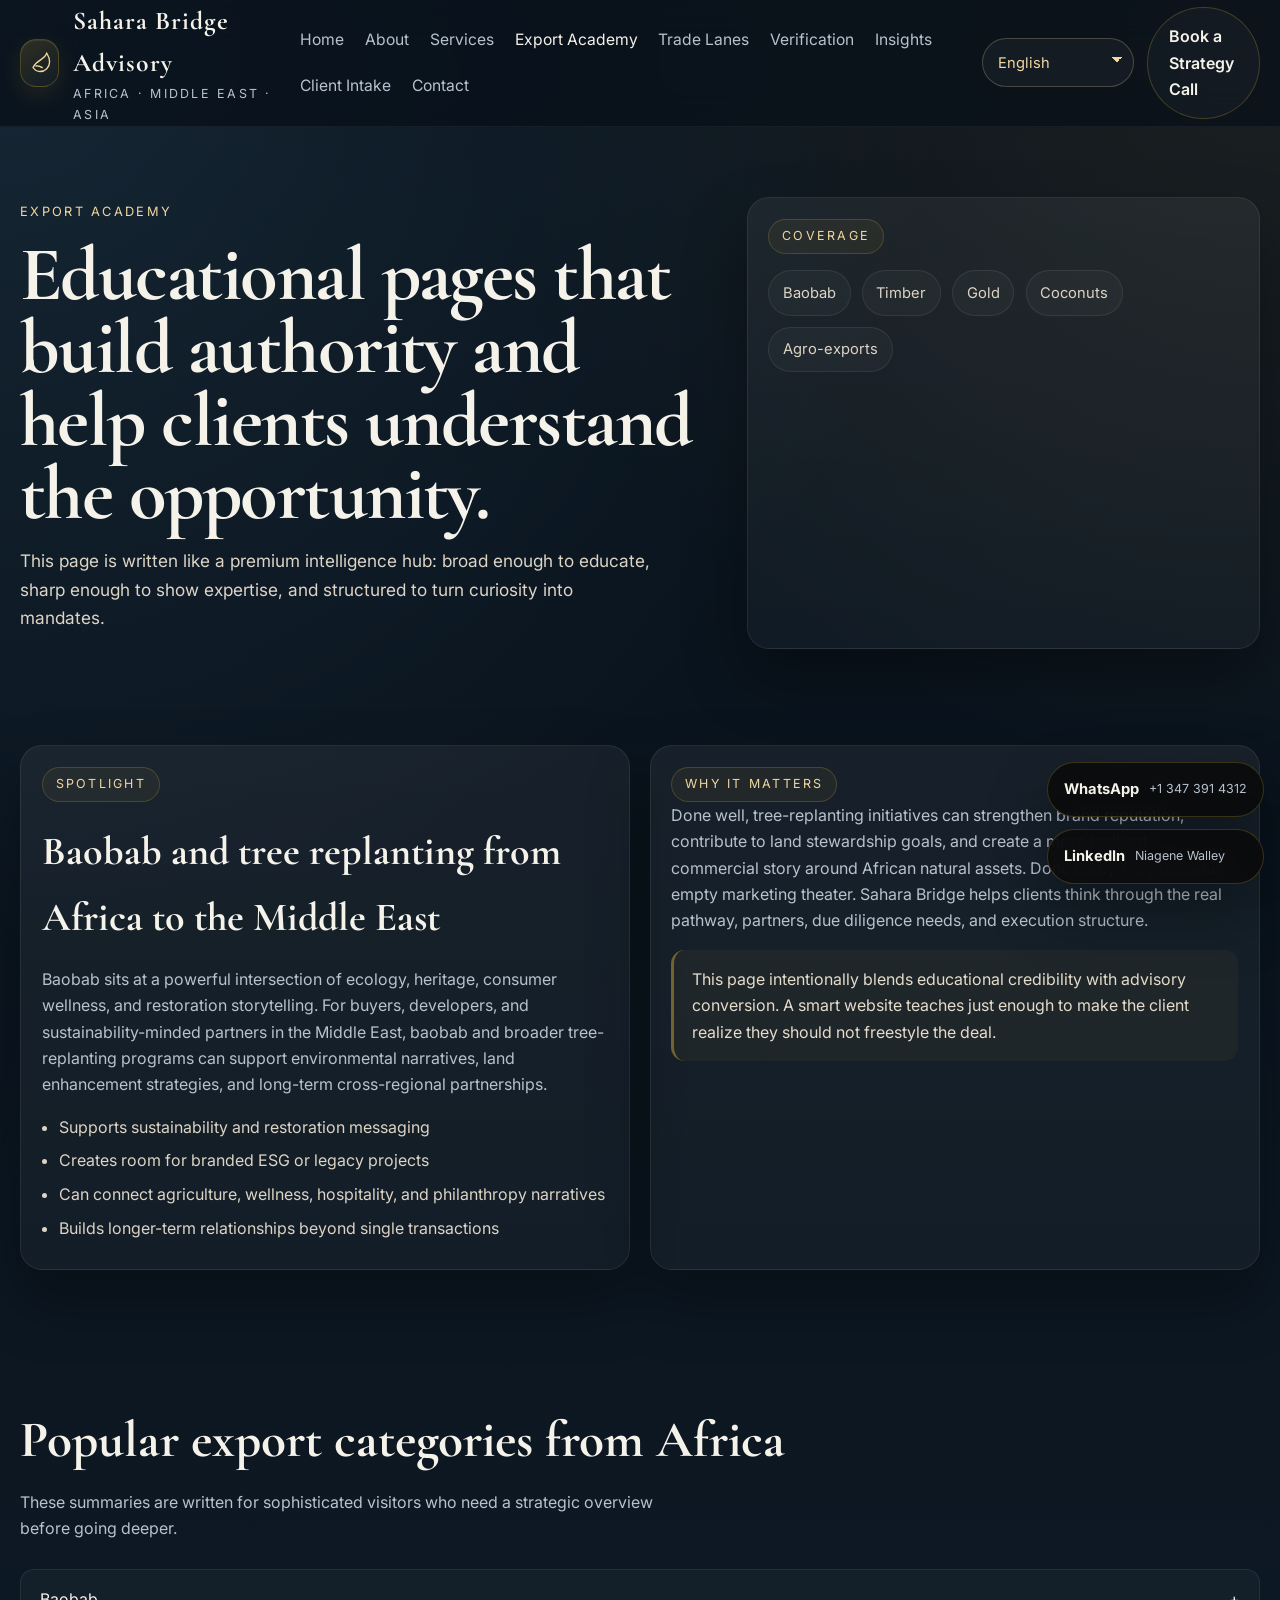
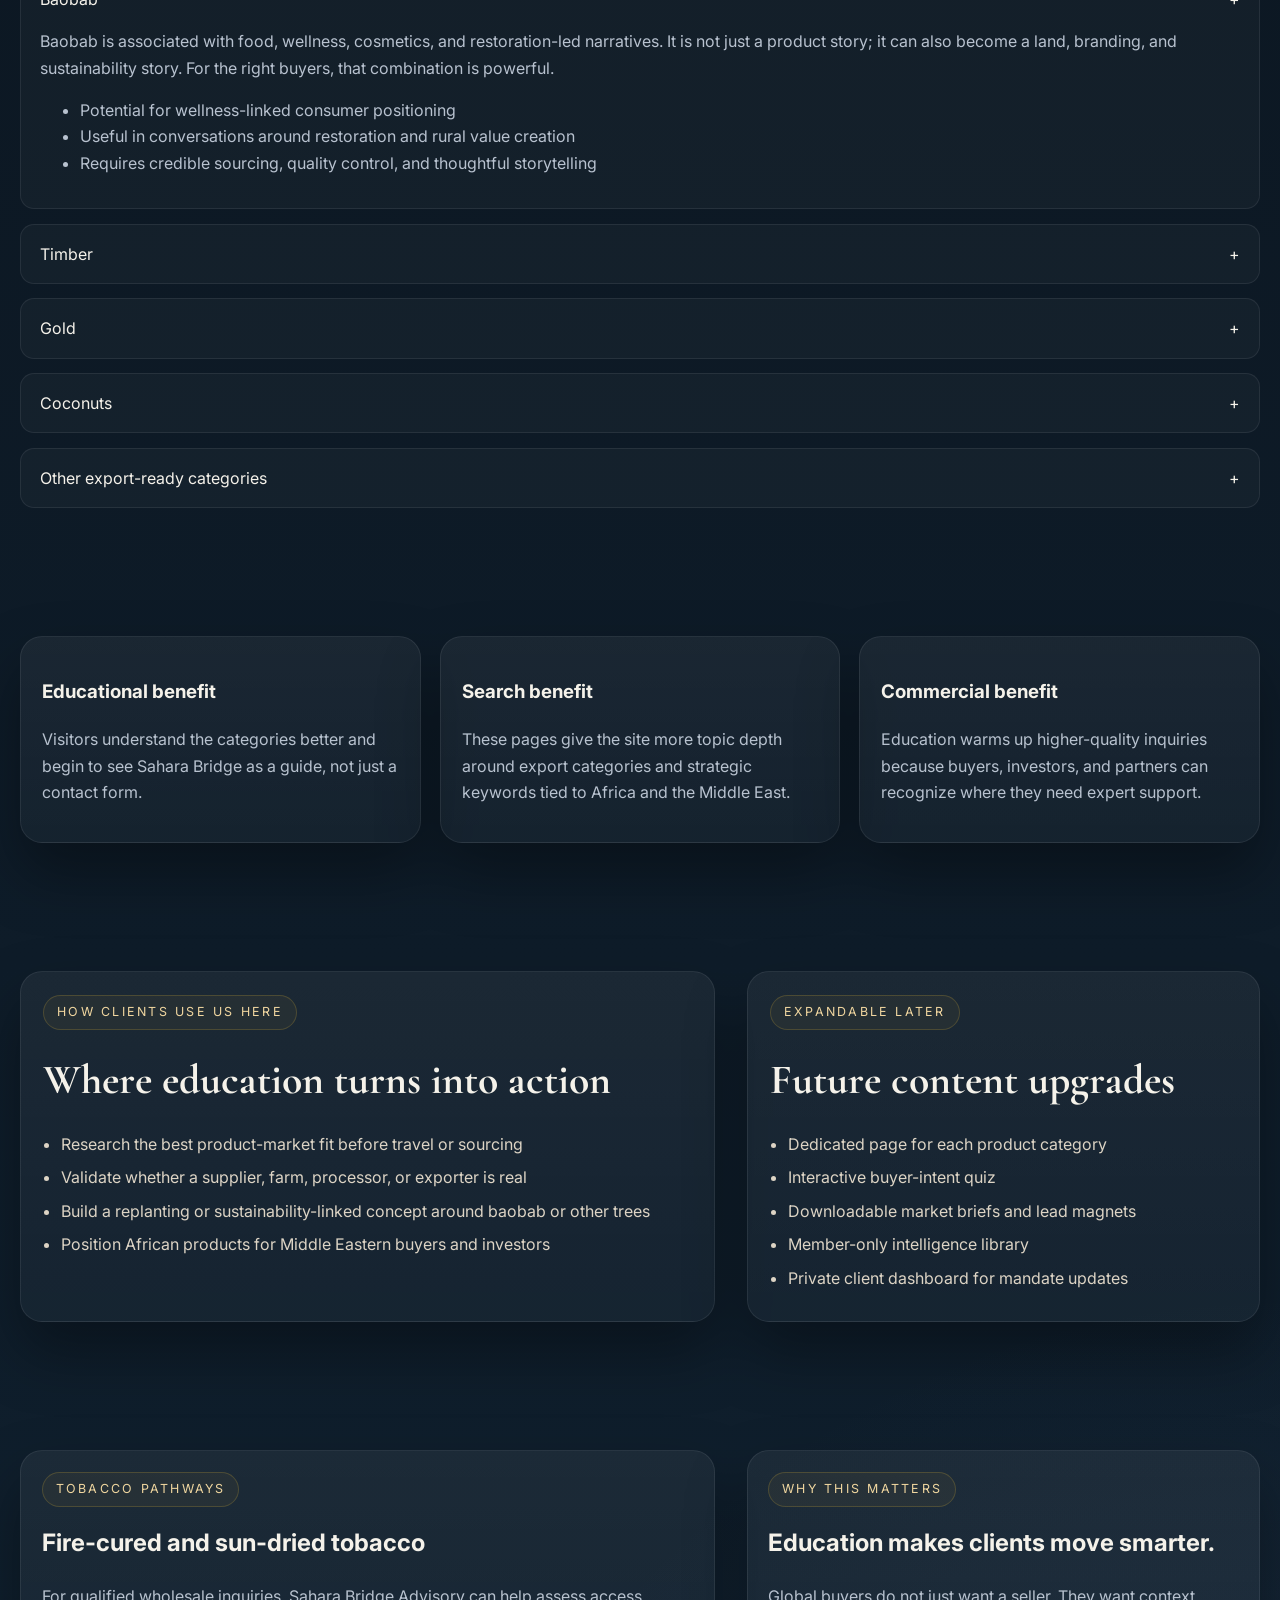
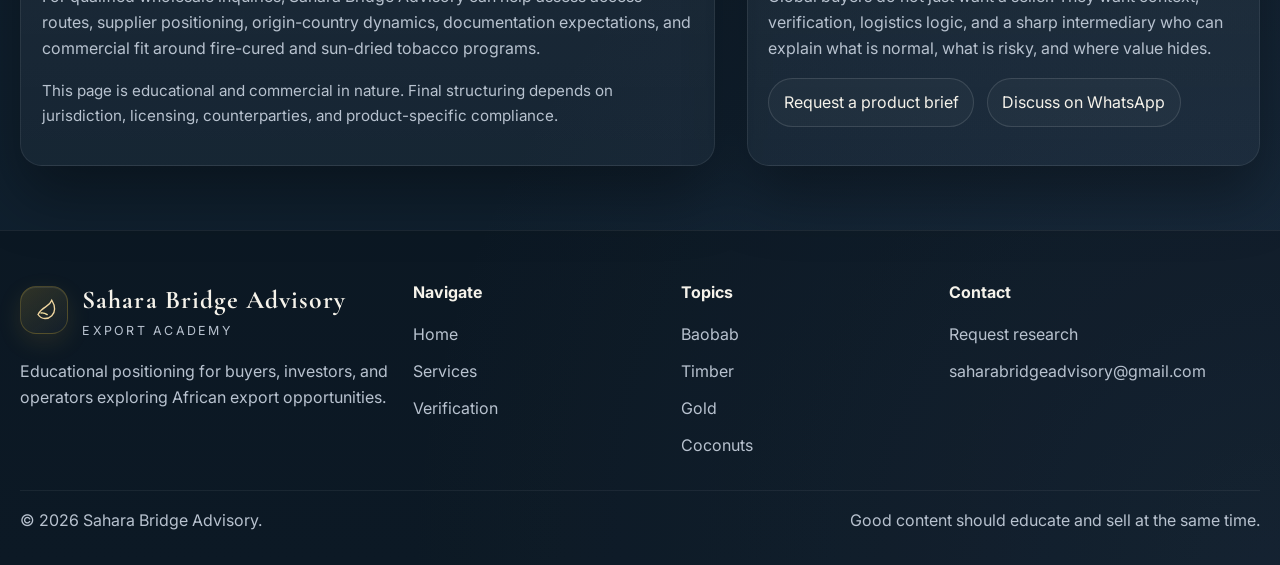
<file: export-academy.html>
<!DOCTYPE html>
<html lang="en">
<head>
<!-- Google tag (gtag.js) -->
<script async src="https://www.googletagmanager.com/gtag/js?id=G-1FZYQV53ZD"></script>
<script>
  window.dataLayer = window.dataLayer || [];
  function gtag(){dataLayer.push(arguments);}
  gtag('js', new Date());

  gtag('config', 'G-1FZYQV53ZD');
</script>
  <meta charset="UTF-8" />
  <meta name="viewport" content="width=device-width, initial-scale=1.0" />
  <title>Africa Export Products Academy | Baobab, Gold, Timber, Tobacco</title>
  <meta name="description" content="Learn about Africa export products including baobab, gold, timber, coconuts, fire-cured tobacco, and sun-dried tobacco with practical market guidance." />
  <meta name="robots" content="index,follow,max-image-preview:large" />
  <link rel="canonical" href="https://saharabridgeadvisory.com/export-academy.html" />
  <meta property="og:locale" content="en_US" />
  <meta property="og:type" content="article" />
  <meta property="og:site_name" content="Sahara Bridge Advisory" />
  <meta property="og:title" content="Africa Export Products Academy | Baobab, Gold, Timber, Tobacco" />
  <meta property="og:description" content="Learn about Africa export products including baobab, gold, timber, coconuts, fire-cured tobacco, and sun-dried tobacco with practical market guidance." />
  <meta property="og:url" content="https://saharabridgeadvisory.com/export-academy.html" />
  <meta property="og:image" content="https://saharabridgeadvisory.com/assets/images/og-card.svg" />
  <meta name="twitter:card" content="summary_large_image" />
  <meta name="twitter:title" content="Africa Export Products Academy | Baobab, Gold, Timber, Tobacco" />
  <meta name="twitter:description" content="Learn about Africa export products including baobab, gold, timber, coconuts, fire-cured tobacco, and sun-dried tobacco with practical market guidance." />
  <meta name="twitter:image" content="https://saharabridgeadvisory.com/assets/images/og-card.svg" />
  <link rel="icon" type="image/svg+xml" href="assets/images/favicon.svg" />
  <link rel="preconnect" href="https://fonts.googleapis.com">
  <link rel="preconnect" href="https://fonts.gstatic.com" crossorigin>
  <link href="https://fonts.googleapis.com/css2?family=Cormorant+Garamond:wght@500;600;700&family=Inter:wght@400;500;600;700;800&display=swap" rel="stylesheet">
  <link rel="stylesheet" href="assets/css/styles.css" />
  <script defer src="assets/js/config.js"></script>
  <script defer src="assets/js/main.js"></script>
  <script type="application/ld+json">
  {"@context":"https://schema.org","@type":"BreadcrumbList","itemListElement":[{"@type":"ListItem","position":1,"name":"Home","item":"https://saharabridgeadvisory.com/"},{"@type":"ListItem","position":2,"name":"Export Academy","item":"https://saharabridgeadvisory.com/export-academy.html"}]}
  </script>
  <script type="application/ld+json">
  {"@context":"https://schema.org","@type":"Service","serviceType":"Cross-Border Trade Advisory and Supplier Verification","provider":{"@type":"Organization","name":"Sahara Bridge Advisory","url":"https://saharabridgeadvisory.com"},"areaServed":["Ghana","West Africa","United Arab Emirates","Middle East","China","Indonesia"],"url":"https://saharabridgeadvisory.com/export-academy.html"}
  </script>
</head>
<body>
  <header class="header"><div class="container nav"><a class="brand" href="index.html"><span class="brand-mark"><svg viewBox="0 0 32 32" fill="none" xmlns="http://www.w3.org/2000/svg"><path d="M8 22C10.8 16.7 14.7 13.8 18.6 11.5C22.1 9.4 24.9 6.9 26.4 3C29 7.1 30.1 10.6 30.1 14.5C30.1 21.6 24.4 27.3 17.3 27.3C13.4 27.3 10.5 25.8 8 22Z" stroke="currentColor" stroke-width="1.8" stroke-linecap="round"/><path d="M12 20C15.2 19.6 17.9 20.5 20.3 22.2" stroke="#F5E2A0" stroke-width="1.8" stroke-linecap="round"/></svg></span><span><strong class="brand-name">Sahara Bridge Advisory</strong><span class="brand-tag">Africa · Middle East · Asia</span></span></a><nav class="nav-links" data-nav-links>
        <a data-nav href="index.html">Home</a>
        <a data-nav href="about.html">About</a>
        <a data-nav href="services.html">Services</a>
        <a data-nav href="export-academy.html">Export Academy</a>
        <a data-nav href="trade-lanes.html">Trade Lanes</a>
        <a data-nav href="verification.html">Verification</a>
        <a data-nav href="insights.html">Insights</a>
        <a data-nav href="intake.html">Client Intake</a>
        <a data-nav href="contact.html">Contact</a>
      </nav><div class="nav-actions">
        <a class="lang-chip" href="ar/index.html" lang="ar" dir="rtl">العربية</a>
        <a class="btn btn-secondary" href="contact.html">Book a Strategy Call</a>
        <button class="menu-toggle" data-menu-toggle aria-label="Toggle menu">☰</button>
      </div></div></header>

  <main>
    <section class="page-hero">
      <div class="container two-col">
        <div>
          <span class="kicker">Export academy</span>
          <h1>Educational pages that build authority and help clients understand the opportunity.</h1>
          <p class="lead">This page is written like a premium intelligence hub: broad enough to educate, sharp enough to show expertise, and structured to turn curiosity into mandates.</p>
        </div>
        <div class="panel hero-panel reveal">
          <span class="eyebrow">Coverage</span>
          <div class="badge-row" style="margin-top:1rem;">
            <span class="badge">Baobab</span>
            <span class="badge">Timber</span>
            <span class="badge">Gold</span>
            <span class="badge">Coconuts</span>
            <span class="badge">Agro-exports</span>
          </div>
        </div>
      </div>
    </section>

    <section class="section">
      <div class="container grid grid-2">
        <article class="academy-card reveal">
          <span class="eyebrow">Spotlight</span>
          <h2 style="font-family:'Cormorant Garamond',serif;font-size:2.5rem;margin:1rem 0;">Baobab and tree replanting from Africa to the Middle East</h2>
          <p>Baobab sits at a powerful intersection of ecology, heritage, consumer wellness, and restoration storytelling. For buyers, developers, and sustainability-minded partners in the Middle East, baobab and broader tree-replanting programs can support environmental narratives, land enhancement strategies, and long-term cross-regional partnerships.</p>
          <ul>
            <li>Supports sustainability and restoration messaging</li>
            <li>Creates room for branded ESG or legacy projects</li>
            <li>Can connect agriculture, wellness, hospitality, and philanthropy narratives</li>
            <li>Builds longer-term relationships beyond single transactions</li>
          </ul>
        </article>
        <article class="academy-card reveal">
          <span class="eyebrow">Why it matters</span>
          <p>Done well, tree-replanting initiatives can strengthen brand reputation, contribute to land stewardship goals, and create a more resilient commercial story around African natural assets. Done badly, they become empty marketing theater. Sahara Bridge helps clients think through the real pathway, partners, due diligence needs, and execution structure.</p>
          <div class="notice" style="margin-top:1rem;">This page intentionally blends educational credibility with advisory conversion. A smart website teaches just enough to make the client realize they should not freestyle the deal.</div>
        </article>
      </div>
    </section>

    <section class="section">
      <div class="container">
        <div class="section-head reveal"><div><h2>Popular export categories from Africa</h2><p>These summaries are written for sophisticated visitors who need a strategic overview before going deeper.</p></div></div>
        <div class="accordion">
          <article class="accordion-item open reveal">
            <button class="accordion-button"><span>Baobab</span><span>+</span></button>
            <div class="accordion-content">
              <p>Baobab is associated with food, wellness, cosmetics, and restoration-led narratives. It is not just a product story; it can also become a land, branding, and sustainability story. For the right buyers, that combination is powerful.</p>
              <ul>
                <li>Potential for wellness-linked consumer positioning</li>
                <li>Useful in conversations around restoration and rural value creation</li>
                <li>Requires credible sourcing, quality control, and thoughtful storytelling</li>
              </ul>
            </div>
          </article>
          <article class="accordion-item reveal">
            <button class="accordion-button"><span>Timber</span><span>+</span></button>
            <div class="accordion-content">
              <p>Timber remains commercially important but demands responsible sourcing, accurate species identification, documentation discipline, and awareness of sustainability expectations. Strong timber pages signal that the company understands both opportunity and scrutiny.</p>
              <ul>
                <li>Quality standards and legality matter</li>
                <li>Documentation and transport complexity can be substantial</li>
                <li>Buyer trust improves when verification processes are visible</li>
              </ul>
            </div>
          </article>
          <article class="accordion-item reveal">
            <button class="accordion-button"><span>Gold</span><span>+</span></button>
            <div class="accordion-content">
              <p>Gold attracts attention, but also attracts fiction, forged paperwork, and overly eager intermediaries. A credible advisory site should present gold as a verification-heavy category requiring discipline, not fantasy.</p>
              <ul>
                <li>Counterparty checks are essential</li>
                <li>Process sequencing matters before funds or commitments move</li>
                <li>Independent review can reduce avoidable risk</li>
              </ul>
            </div>
          </article>
          <article class="accordion-item reveal">
            <button class="accordion-button"><span>Coconuts</span><span>+</span></button>
            <div class="accordion-content">
              <p>Coconut-linked products can serve food, wellness, industrial, and consumer goods markets. The opportunity often depends on form, quality consistency, processing capability, and buyer specification.</p>
              <ul>
                <li>Potential across raw and value-added formats</li>
                <li>Export readiness depends on processing and packaging pathways</li>
                <li>Works well within wider agro-export strategies</li>
              </ul>
            </div>
          </article>
          <article class="accordion-item reveal">
            <button class="accordion-button"><span>Other export-ready categories</span><span>+</span></button>
            <div class="accordion-content">
              <p>Africa offers opportunities across tree crops, spices, botanicals, shea-linked products, natural ingredients, specialty agriculture, and value-added goods. The right play is rarely “export everything.” It is choosing the category where supply, documentation, logistics, and demand align.</p>
            </div>
          </article>
        </div>
      </div>
    </section>

    <section class="section">
      <div class="container grid grid-3">
        <article class="info-card reveal"><h3>Educational benefit</h3><p>Visitors understand the categories better and begin to see Sahara Bridge as a guide, not just a contact form.</p></article>
        <article class="info-card reveal"><h3>Search benefit</h3><p>These pages give the site more topic depth around export categories and strategic keywords tied to Africa and the Middle East.</p></article>
        <article class="info-card reveal"><h3>Commercial benefit</h3><p>Education warms up higher-quality inquiries because buyers, investors, and partners can recognize where they need expert support.</p></article>
      </div>
    </section>

    <section class="section">
      <div class="container two-col">
        <div class="panel reveal" style="padding:1.4rem;">
          <span class="eyebrow">How clients use us here</span>
          <h2 style="font-family:'Cormorant Garamond',serif;font-size:2.6rem;margin:1rem 0;">Where education turns into action</h2>
          <ul class="check-list">
            <li>Research the best product-market fit before travel or sourcing</li>
            <li>Validate whether a supplier, farm, processor, or exporter is real</li>
            <li>Build a replanting or sustainability-linked concept around baobab or other trees</li>
            <li>Position African products for Middle Eastern buyers and investors</li>
          </ul>
        </div>
        <div class="panel reveal" style="padding:1.4rem;">
          <span class="eyebrow">Expandable later</span>
          <h2 style="font-family:'Cormorant Garamond',serif;font-size:2.6rem;margin:1rem 0;">Future content upgrades</h2>
          <ul class="check-list">
            <li>Dedicated page for each product category</li>
            <li>Interactive buyer-intent quiz</li>
            <li>Downloadable market briefs and lead magnets</li>
            <li>Member-only intelligence library</li>
            <li>Private client dashboard for mandate updates</li>
          </ul>
        </div>
      </div>
    </section>
      <section class="section">
      <div class="container two-col">
        <article class="academy-card reveal">
          <span class="eyebrow">Tobacco pathways</span>
          <h2 style="margin-top:1rem;">Fire-cured and sun-dried tobacco</h2>
          <p>For qualified wholesale inquiries, Sahara Bridge Advisory can help assess access routes, supplier positioning, origin-country dynamics, documentation expectations, and commercial fit around fire-cured and sun-dried tobacco programs.</p>
          <p class="mini-note">This page is educational and commercial in nature. Final structuring depends on jurisdiction, licensing, counterparties, and product-specific compliance.</p>
        </article>
        <article class="academy-card reveal">
          <span class="eyebrow">Why this matters</span>
          <h2 style="margin-top:1rem;">Education makes clients move smarter.</h2>
          <p>Global buyers do not just want a seller. They want context, verification, logistics logic, and a sharp intermediary who can explain what is normal, what is risky, and where value hides.</p>
          <div class="inline-links">
            <a href="contact.html">Request a product brief</a>
            <a data-whatsapp-link href="https://wa.me/13473914312" target="_blank" rel="noopener noreferrer">Discuss on WhatsApp</a>
          </div>
        </article>
      </div>
    </section>
  </main>

  <footer class="footer"><div class="container"><div class="footer-grid"><div><div class="brand" style="margin-bottom:1rem;"><span class="brand-mark"><svg viewBox="0 0 32 32" fill="none" xmlns="http://www.w3.org/2000/svg"><path d="M8 22C10.8 16.7 14.7 13.8 18.6 11.5C22.1 9.4 24.9 6.9 26.4 3C29 7.1 30.1 10.6 30.1 14.5C30.1 21.6 24.4 27.3 17.3 27.3C13.4 27.3 10.5 25.8 8 22Z" stroke="currentColor" stroke-width="1.8" stroke-linecap="round"/><path d="M12 20C15.2 19.6 17.9 20.5 20.3 22.2" stroke="#F5E2A0" stroke-width="1.8" stroke-linecap="round"/></svg></span><span><strong class="brand-name">Sahara Bridge Advisory</strong><span class="brand-tag">Export academy</span></span></div><p>Educational positioning for buyers, investors, and operators exploring African export opportunities.</p></div><div><h4>Navigate</h4><ul><li><a href="index.html">Home</a></li><li><a href="services.html">Services</a></li><li><a href="verification.html">Verification</a></li></ul></div><div><h4>Topics</h4><ul><li>Baobab</li><li>Timber</li><li>Gold</li><li>Coconuts</li></ul></div><div><h4>Contact</h4><ul><li><a href="contact.html">Request research</a></li><li><a href="mailto:saharabridgeadvisory@gmail.com">saharabridgeadvisory@gmail.com</a></li></ul></div></div><div class="footer-bottom"><span>© 2026 Sahara Bridge Advisory.</span><span>Good content should educate and sell at the same time.</span></div></div></footer>

  <div class="quick-actions">
    <a class="quick-action" data-whatsapp-link href="https://wa.me/13473914312" target="_blank" rel="noopener noreferrer">
      <strong>WhatsApp</strong><span>+1 347 391 4312</span>
    </a>
    <a class="quick-action" data-linkedin-link href="https://www.linkedin.com/in/niagene-walley/" target="_blank" rel="noopener noreferrer">
      <strong>LinkedIn</strong><span>Niagene Walley</span>
    </a>
  </div>

</body>
</html>
</file>
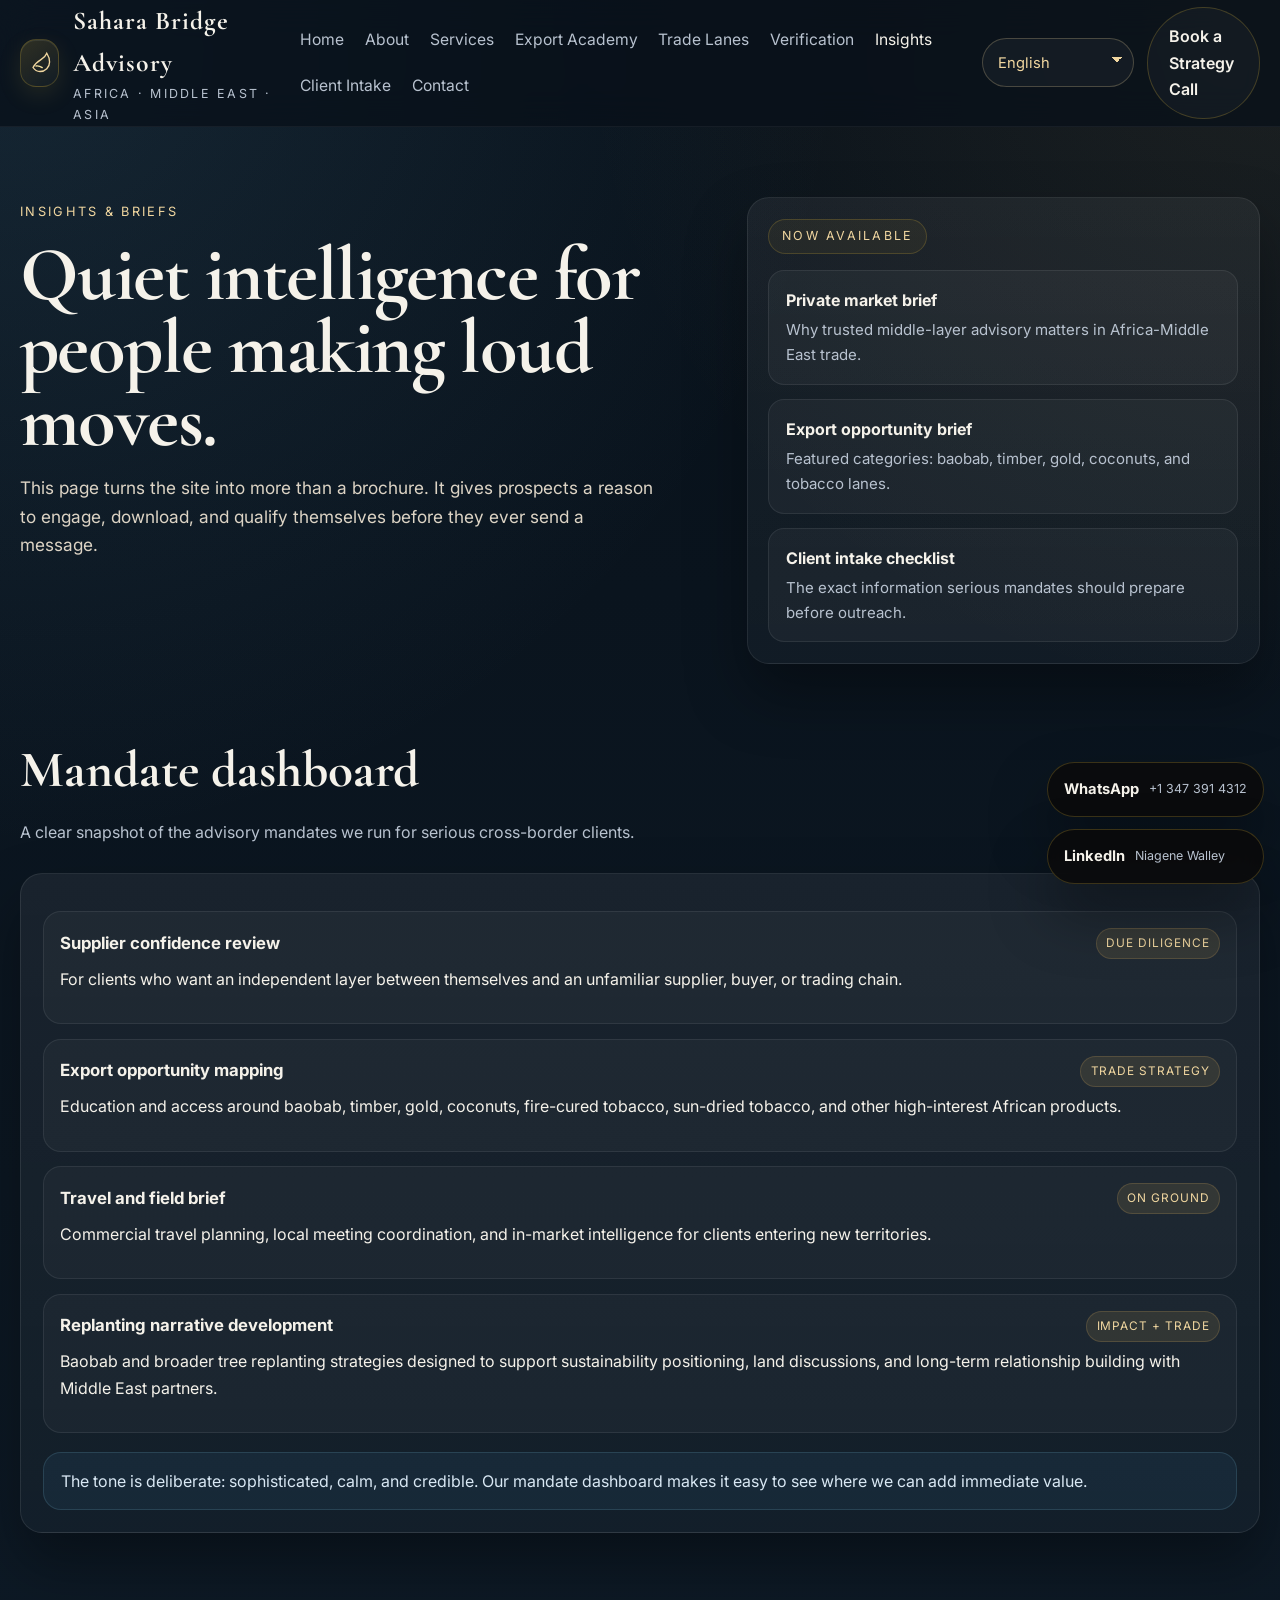
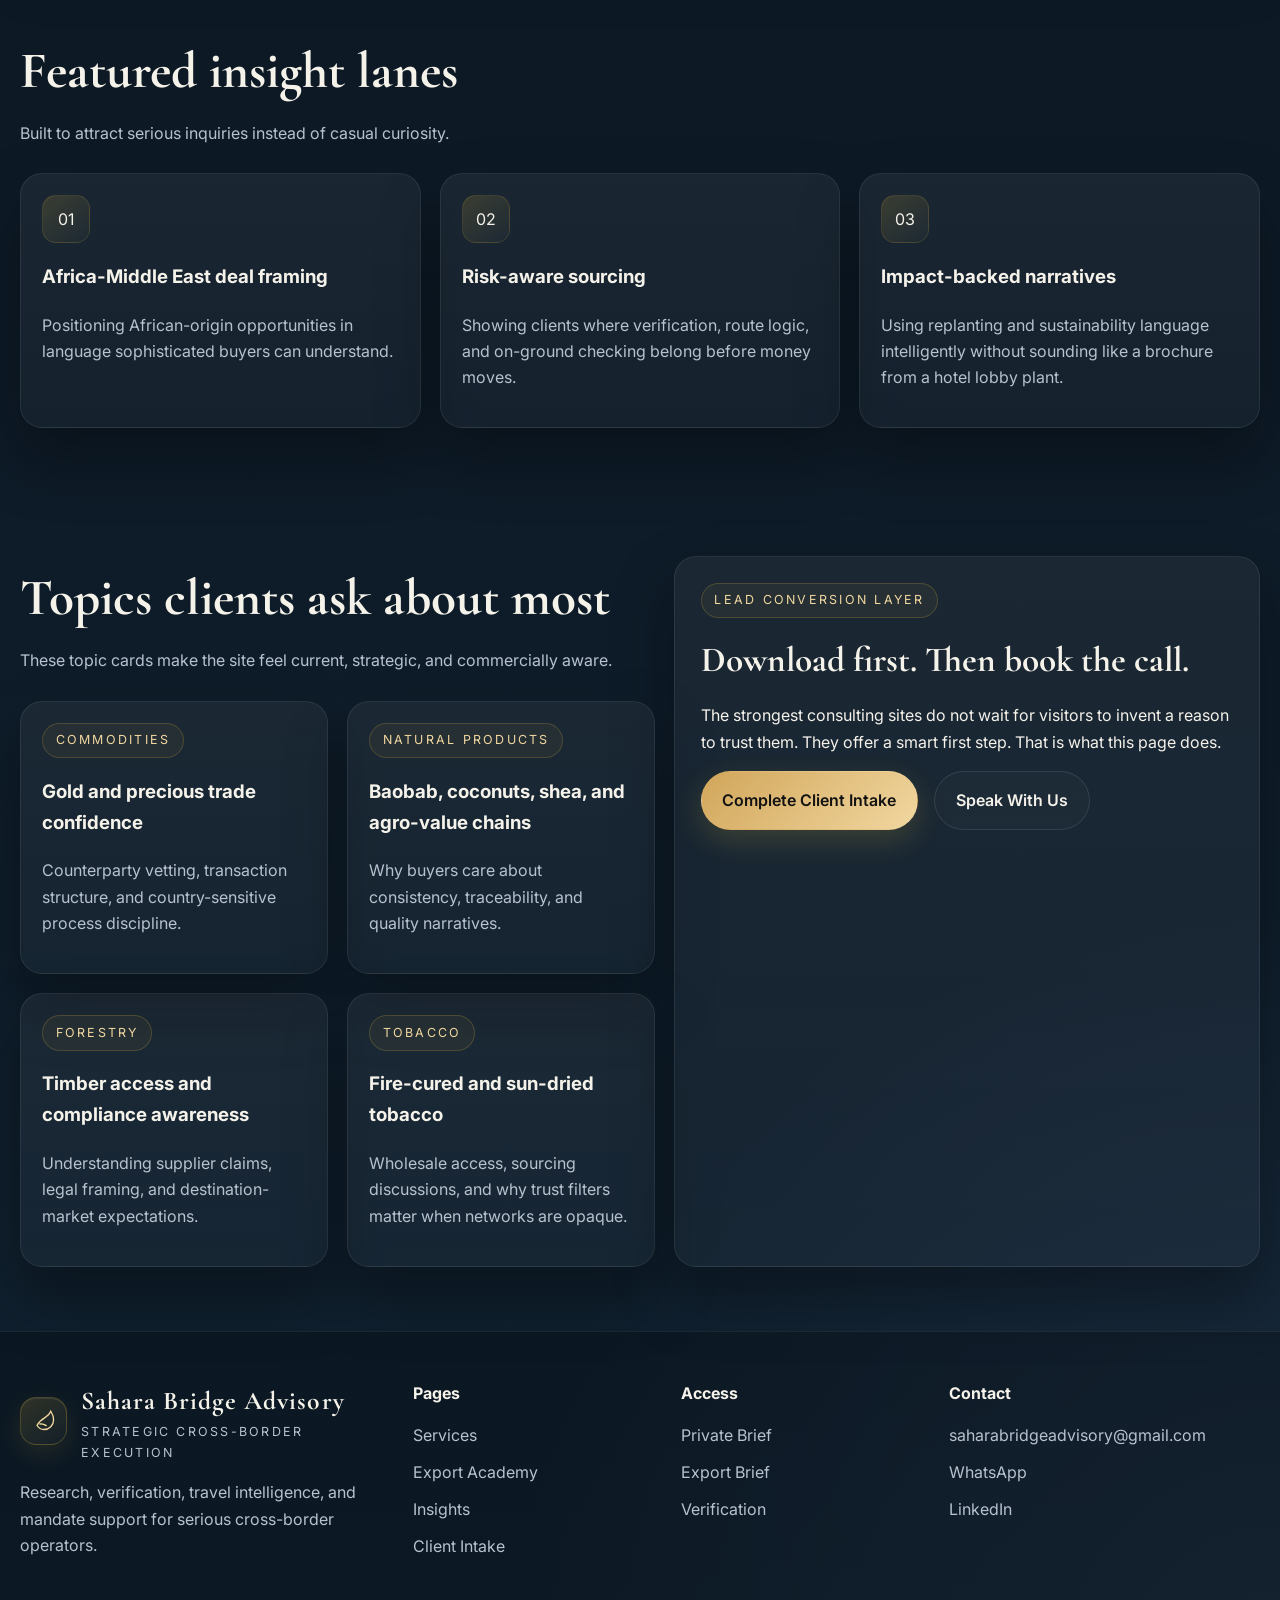
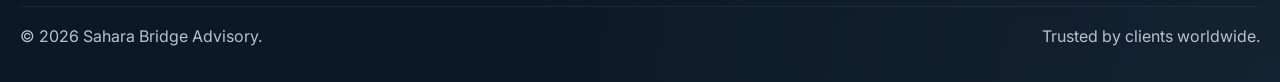
<file: insights.html>
<!DOCTYPE html><html lang="en"><head>
<!-- Google tag (gtag.js) -->
<script async src="https://www.googletagmanager.com/gtag/js?id=G-1FZYQV53ZD"></script>
<script>
  window.dataLayer = window.dataLayer || [];
  function gtag(){dataLayer.push(arguments);}
  gtag('js', new Date());

  gtag('config', 'G-1FZYQV53ZD');
</script>
  <meta charset="UTF-8" />
  <meta name="viewport" content="width=device-width, initial-scale=1.0" />
  <title>Africa-Middle East Trade Insights & Due Diligence Briefs</title>
  <meta name="description" content="Access educational briefs on Africa-Middle East trade, supplier trust, export research, and cross-border sourcing strategies for serious buyers and investors." />
  <meta name="robots" content="index,follow,max-image-preview:large" />
  <link rel="canonical" href="https://saharabridgeadvisory.com/insights.html" />
  <meta property="og:locale" content="en_US" />
  <meta property="og:type" content="article" />
  <meta property="og:site_name" content="Sahara Bridge Advisory" />
  <meta property="og:title" content="Africa-Middle East Trade Insights & Due Diligence Briefs" />
  <meta property="og:description" content="Access educational briefs on Africa-Middle East trade, supplier trust, export research, and cross-border sourcing strategies for serious buyers and investors." />
  <meta property="og:url" content="https://saharabridgeadvisory.com/insights.html" />
  <meta property="og:image" content="https://saharabridgeadvisory.com/assets/images/og-card.svg" />
  <meta name="twitter:card" content="summary_large_image" />
  <meta name="twitter:title" content="Africa-Middle East Trade Insights & Due Diligence Briefs" />
  <meta name="twitter:description" content="Access educational briefs on Africa-Middle East trade, supplier trust, export research, and cross-border sourcing strategies for serious buyers and investors." />
  <meta name="twitter:image" content="https://saharabridgeadvisory.com/assets/images/og-card.svg" />
  <link rel="icon" type="image/svg+xml" href="assets/images/favicon.svg" />
  <link rel="preconnect" href="https://fonts.googleapis.com">
  <link rel="preconnect" href="https://fonts.gstatic.com" crossorigin>
  <link href="https://fonts.googleapis.com/css2?family=Cormorant+Garamond:wght@500;600;700&family=Inter:wght@400;500;600;700;800&display=swap" rel="stylesheet">
  <link rel="stylesheet" href="assets/css/styles.css" />
  <script defer src="assets/js/config.js"></script>
  <script defer src="assets/js/main.js"></script>
  <script type="application/ld+json">
  {"@context":"https://schema.org","@type":"BreadcrumbList","itemListElement":[{"@type":"ListItem","position":1,"name":"Home","item":"https://saharabridgeadvisory.com/"},{"@type":"ListItem","position":2,"name":"Insights","item":"https://saharabridgeadvisory.com/insights.html"}]}
  </script>
</head><body><header class="header">
    <div class="container nav">
      <a class="brand" href="index.html" aria-label="Sahara Bridge Advisory home"><span class="brand-mark"><svg viewBox="0 0 32 32" fill="none" xmlns="http://www.w3.org/2000/svg"><path d="M8 22C10.8 16.7 14.7 13.8 18.6 11.5C22.1 9.4 24.9 6.9 26.4 3C29 7.1 30.1 10.6 30.1 14.5C30.1 21.6 24.4 27.3 17.3 27.3C13.4 27.3 10.5 25.8 8 22Z" stroke="currentColor" stroke-width="1.8" stroke-linecap="round"/><path d="M12 20C15.2 19.6 17.9 20.5 20.3 22.2" stroke="#F5E2A0" stroke-width="1.8" stroke-linecap="round"/></svg></span><span><strong class="brand-name">Sahara Bridge Advisory</strong><span class="brand-tag">Africa · Middle East · Asia</span></span></a>
      <nav class="nav-links" data-nav-links>
        <a data-nav href="index.html">Home</a>
        <a data-nav href="about.html">About</a>
        <a data-nav href="services.html">Services</a>
        <a data-nav href="export-academy.html">Export Academy</a>
        <a data-nav href="trade-lanes.html">Trade Lanes</a>
        <a data-nav href="verification.html">Verification</a>
        <a data-nav href="insights.html">Insights</a>
        <a data-nav href="intake.html">Client Intake</a>
        <a data-nav href="contact.html">Contact</a>
      </nav>
      <div class="nav-actions">
        <a class="lang-chip" href="ar/index.html" lang="ar" dir="rtl">العربية</a>
        <a class="btn btn-secondary" href="contact.html">Book a Strategy Call</a>
        <button class="menu-toggle" data-menu-toggle aria-label="Toggle menu">☰</button>
      </div>
    </div>
  </header><main><section class="page-hero"><div class="container two-col"><div><span class="kicker">Insights & briefs</span><h1>Quiet intelligence for people making loud moves.</h1><p class="lead">This page turns the site into more than a brochure. It gives prospects a reason to engage, download, and qualify themselves before they ever send a message.</p></div><div class="panel hero-panel reveal"><span class="eyebrow">Now available</span><div class="download-stack" style="margin-top:1rem;"><a class="download-card" href="docs/private-brief.html" download><strong>Private market brief</strong><span>Why trusted middle-layer advisory matters in Africa-Middle East trade.</span></a><a class="download-card" href="docs/africa-middle-east-export-brief.html" download><strong>Export opportunity brief</strong><span>Featured categories: baobab, timber, gold, coconuts, and tobacco lanes.</span></a><a class="download-card" href="docs/client-intake-checklist.txt" download><strong>Client intake checklist</strong><span>The exact information serious mandates should prepare before outreach.</span></a></div></div></div></section><section class="section section-sm"><div class="container"><div class="section-head reveal"><div><h2>Mandate dashboard</h2><p>A clear snapshot of the advisory mandates we run for serious cross-border clients.</p></div></div><div class="hero-mandate reveal"><div class="mandate-stack"><article class="mandate-item"><header><h3>Supplier confidence review</h3><span class="mandate-badge">Due diligence</span></header><p>For clients who want an independent layer between themselves and an unfamiliar supplier, buyer, or trading chain.</p></article><article class="mandate-item"><header><h3>Export opportunity mapping</h3><span class="mandate-badge">Trade strategy</span></header><p>Education and access around baobab, timber, gold, coconuts, fire-cured tobacco, sun-dried tobacco, and other high-interest African products.</p></article><article class="mandate-item"><header><h3>Travel and field brief</h3><span class="mandate-badge">On ground</span></header><p>Commercial travel planning, local meeting coordination, and in-market intelligence for clients entering new territories.</p></article><article class="mandate-item"><header><h3>Replanting narrative development</h3><span class="mandate-badge">Impact + trade</span></header><p>Baobab and broader tree replanting strategies designed to support sustainability positioning, land discussions, and long-term relationship building with Middle East partners.</p></article></div><div class="advisory-ribbon">The tone is deliberate: sophisticated, calm, and credible. Our mandate dashboard makes it easy to see where we can add immediate value.</div></div></div></section><section class="section"><div class="container"><div class="section-head reveal"><div><h2>Featured insight lanes</h2><p>Built to attract serious inquiries instead of casual curiosity.</p></div></div><div class="grid grid-3"><article class="feature-card reveal"><div class="feature-icon">01</div><h3>Africa-Middle East deal framing</h3><p>Positioning African-origin opportunities in language sophisticated buyers can understand.</p></article><article class="feature-card reveal"><div class="feature-icon">02</div><h3>Risk-aware sourcing</h3><p>Showing clients where verification, route logic, and on-ground checking belong before money moves.</p></article><article class="feature-card reveal"><div class="feature-icon">03</div><h3>Impact-backed narratives</h3><p>Using replanting and sustainability language intelligently without sounding like a brochure from a hotel lobby plant.</p></article></div></div></section><section class="section"><div class="container split-callout"><div><div class="section-head reveal"><div><h2>Topics clients ask about most</h2><p>These topic cards make the site feel current, strategic, and commercially aware.</p></div></div><div class="grid grid-2"><article class="academy-card reveal"><span class="eyebrow">Commodities</span><h3>Gold and precious trade confidence</h3><p>Counterparty vetting, transaction structure, and country-sensitive process discipline.</p></article><article class="academy-card reveal"><span class="eyebrow">Natural products</span><h3>Baobab, coconuts, shea, and agro-value chains</h3><p>Why buyers care about consistency, traceability, and quality narratives.</p></article><article class="academy-card reveal"><span class="eyebrow">Forestry</span><h3>Timber access and compliance awareness</h3><p>Understanding supplier claims, legal framing, and destination-market expectations.</p></article><article class="academy-card reveal"><span class="eyebrow">Tobacco</span><h3>Fire-cured and sun-dried tobacco</h3><p>Wholesale access, sourcing discussions, and why trust filters matter when networks are opaque.</p></article></div></div><div class="panel reveal" style="padding:1.6rem;"><span class="eyebrow">Lead conversion layer</span><h3 style="font-family:'Cormorant Garamond',serif;font-size:2.2rem;margin:0.8rem 0;">Download first. Then book the call.</h3><p>The strongest consulting sites do not wait for visitors to invent a reason to trust them. They offer a smart first step. That is what this page does.</p><div class="hero-actions" style="margin-top:1rem;"><a class="btn btn-primary" href="intake.html">Complete Client Intake</a><a class="btn btn-ghost" href="contact.html">Speak With Us</a></div></div></div></section></main><footer class="footer"><div class="container"><div class="footer-grid"><div><div class="brand" style="margin-bottom:1rem;"><span class="brand-mark"><svg viewBox="0 0 32 32" fill="none" xmlns="http://www.w3.org/2000/svg"><path d="M8 22C10.8 16.7 14.7 13.8 18.6 11.5C22.1 9.4 24.9 6.9 26.4 3C29 7.1 30.1 10.6 30.1 14.5C30.1 21.6 24.4 27.3 17.3 27.3C13.4 27.3 10.5 25.8 8 22Z" stroke="currentColor" stroke-width="1.8" stroke-linecap="round"/><path d="M12 20C15.2 19.6 17.9 20.5 20.3 22.2" stroke="#F5E2A0" stroke-width="1.8" stroke-linecap="round"/></svg></span><span><strong class="brand-name">Sahara Bridge Advisory</strong><span class="brand-tag">Strategic cross-border execution</span></span></div><p>Research, verification, travel intelligence, and mandate support for serious cross-border operators.</p></div><div><h4>Pages</h4><ul><li><a href="services.html">Services</a></li><li><a href="export-academy.html">Export Academy</a></li><li><a href="insights.html">Insights</a></li><li><a href="intake.html">Client Intake</a></li></ul></div><div><h4>Access</h4><ul><li><a href="docs/private-brief.html" download>Private Brief</a></li><li><a href="docs/africa-middle-east-export-brief.html" download>Export Brief</a></li><li><a href="verification.html">Verification</a></li></ul></div><div><h4>Contact</h4><ul><li><a data-company-email href="mailto:saharabridgeadvisory@gmail.com">saharabridgeadvisory@gmail.com</a></li><li><a data-whatsapp-link href="https://wa.me/13473914312">WhatsApp</a></li><li><a data-linkedin-link href="https://www.linkedin.com/in/niagene-walley/">LinkedIn</a></li></ul></div></div><div class="footer-bottom"><span>© 2026 Sahara Bridge Advisory.</span><span>Trusted by clients worldwide.</span></div></div></footer>
<div class="quick-actions"><a class="quick-action" data-whatsapp-link href="https://wa.me/13473914312" target="_blank" rel="noopener noreferrer"><strong>WhatsApp</strong><span>+1 347 391 4312</span></a><a class="quick-action" data-linkedin-link href="https://www.linkedin.com/in/niagene-walley/" target="_blank" rel="noopener noreferrer"><strong>LinkedIn</strong><span>Niagene Walley</span></a></div></body></html>
</file>
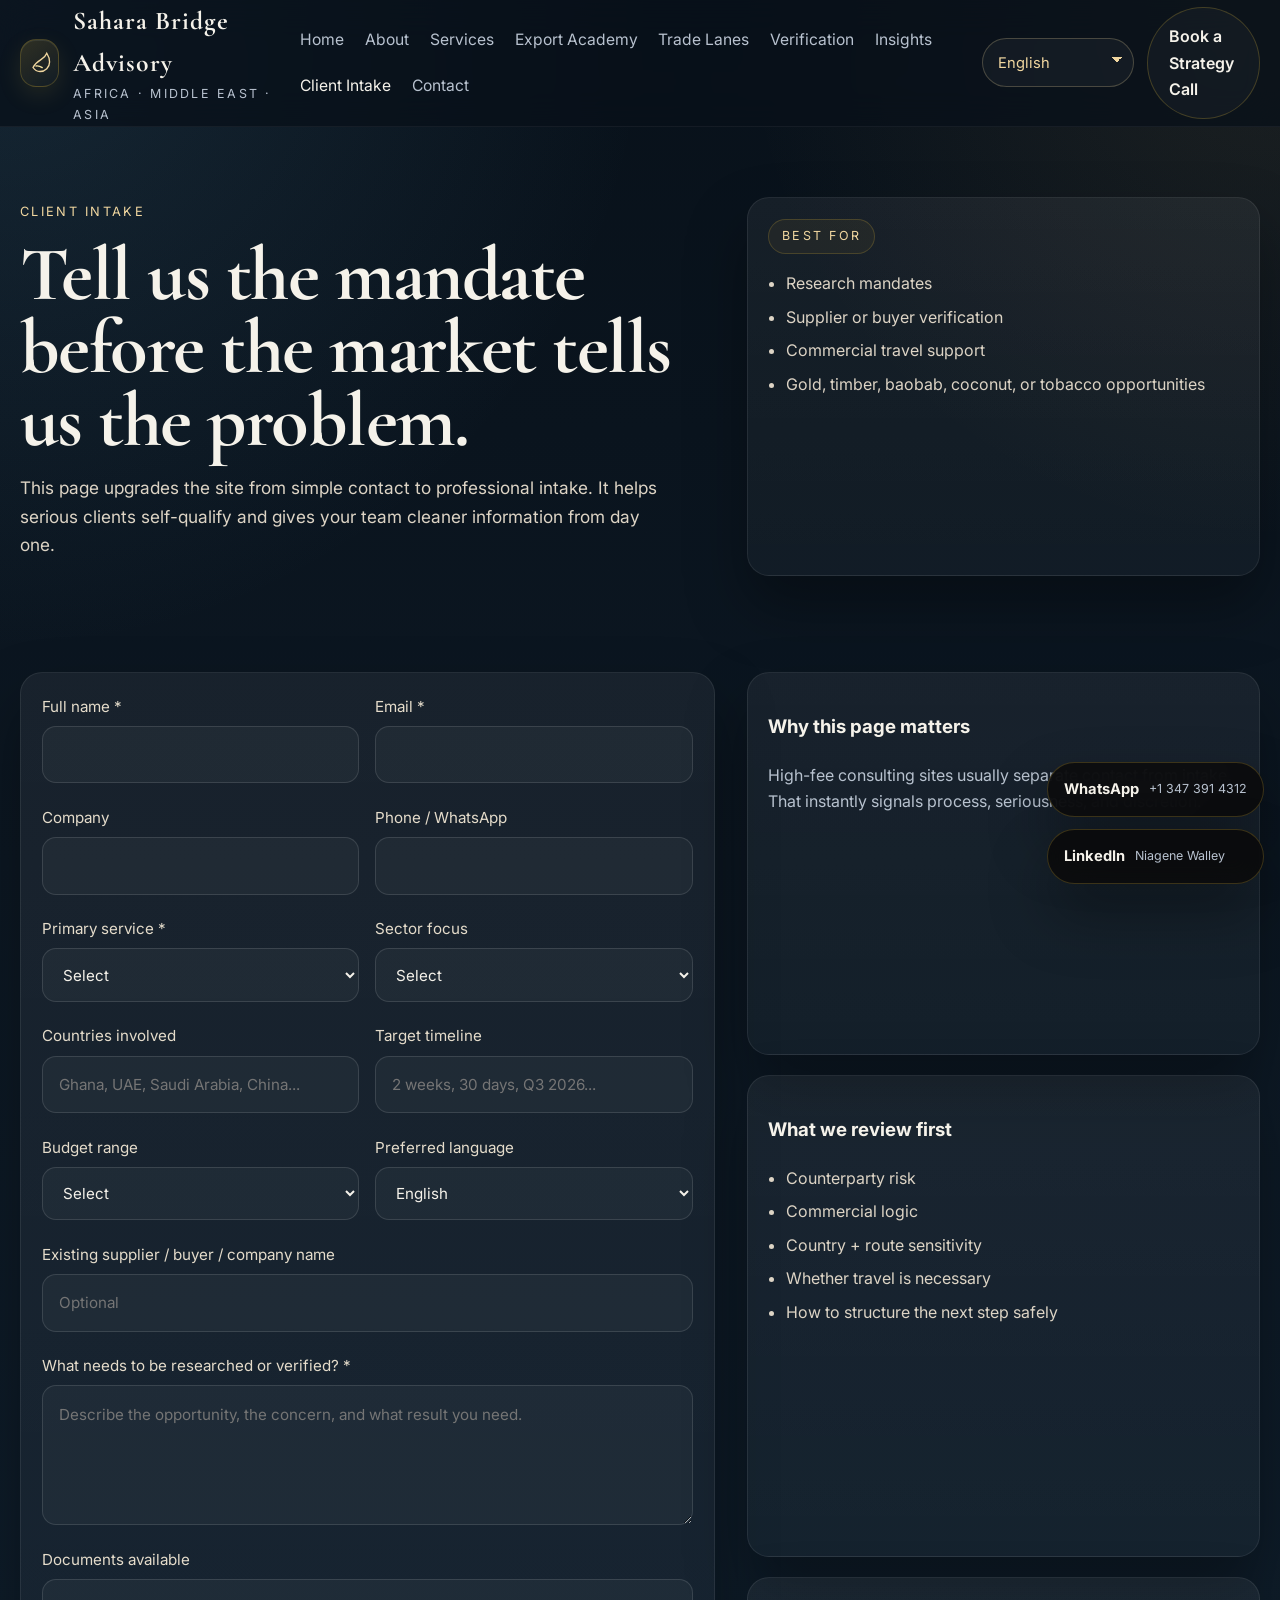
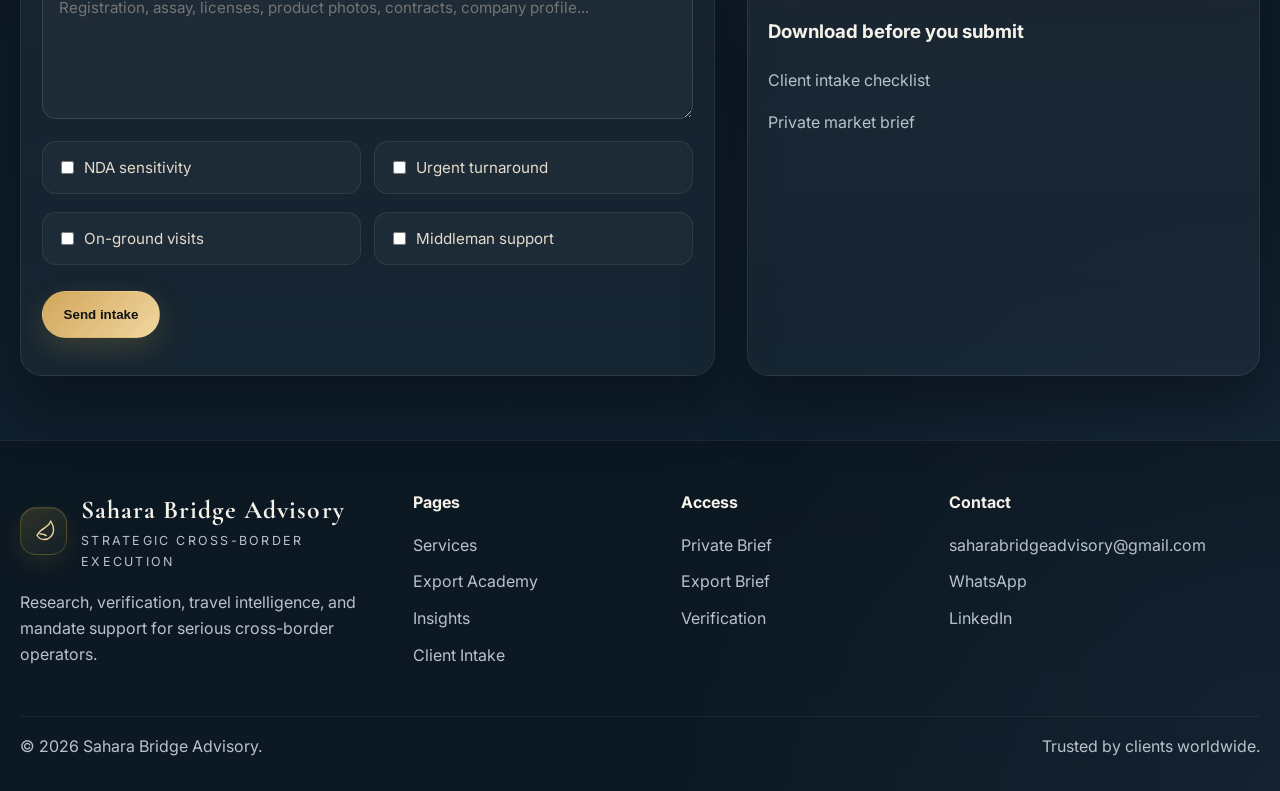
<file: intake.html>
<!DOCTYPE html><html lang="en"><head>
<!-- Google tag (gtag.js) -->
<script async src="https://www.googletagmanager.com/gtag/js?id=G-1FZYQV53ZD"></script>
<script>
  window.dataLayer = window.dataLayer || [];
  function gtag(){dataLayer.push(arguments);}
  gtag('js', new Date());

  gtag('config', 'G-1FZYQV53ZD');
</script>
  <meta charset="UTF-8" />
  <meta name="viewport" content="width=device-width, initial-scale=1.0" />
  <title>Request Supplier Verification & Africa Sourcing Intake</title>
  <meta name="description" content="Submit your intake to request supplier verification, due diligence, or cross-border sourcing support across Ghana, West Africa, UAE, and Middle East markets." />
  <meta name="robots" content="index,follow,max-image-preview:large" />
  <link rel="canonical" href="https://saharabridgeadvisory.com/intake.html" />
  <meta property="og:locale" content="en_US" />
  <meta property="og:type" content="website" />
  <meta property="og:site_name" content="Sahara Bridge Advisory" />
  <meta property="og:title" content="Request Supplier Verification & Africa Sourcing Intake" />
  <meta property="og:description" content="Submit your intake to request supplier verification, due diligence, or cross-border sourcing support across Ghana, West Africa, UAE, and Middle East markets." />
  <meta property="og:url" content="https://saharabridgeadvisory.com/intake.html" />
  <meta property="og:image" content="https://saharabridgeadvisory.com/assets/images/og-card.svg" />
  <meta name="twitter:card" content="summary_large_image" />
  <meta name="twitter:title" content="Request Supplier Verification & Africa Sourcing Intake" />
  <meta name="twitter:description" content="Submit your intake to request supplier verification, due diligence, or cross-border sourcing support across Ghana, West Africa, UAE, and Middle East markets." />
  <meta name="twitter:image" content="https://saharabridgeadvisory.com/assets/images/og-card.svg" />
  <link rel="icon" type="image/svg+xml" href="assets/images/favicon.svg" />
  <link rel="preconnect" href="https://fonts.googleapis.com">
  <link rel="preconnect" href="https://fonts.gstatic.com" crossorigin>
  <link href="https://fonts.googleapis.com/css2?family=Cormorant+Garamond:wght@500;600;700&family=Inter:wght@400;500;600;700;800&display=swap" rel="stylesheet">
  <link rel="stylesheet" href="assets/css/styles.css" />
  <script defer src="assets/js/config.js"></script>
  <script defer src="assets/js/main.js"></script>
  <script defer src="assets/js/intake.js"></script>
  <script type="application/ld+json">
  {"@context":"https://schema.org","@type":"BreadcrumbList","itemListElement":[{"@type":"ListItem","position":1,"name":"Home","item":"https://saharabridgeadvisory.com/"},{"@type":"ListItem","position":2,"name":"Intake","item":"https://saharabridgeadvisory.com/intake.html"}]}
  </script>
</head><body><header class="header">
    <div class="container nav">
      <a class="brand" href="index.html" aria-label="Sahara Bridge Advisory home"><span class="brand-mark"><svg viewBox="0 0 32 32" fill="none" xmlns="http://www.w3.org/2000/svg"><path d="M8 22C10.8 16.7 14.7 13.8 18.6 11.5C22.1 9.4 24.9 6.9 26.4 3C29 7.1 30.1 10.6 30.1 14.5C30.1 21.6 24.4 27.3 17.3 27.3C13.4 27.3 10.5 25.8 8 22Z" stroke="currentColor" stroke-width="1.8" stroke-linecap="round"/><path d="M12 20C15.2 19.6 17.9 20.5 20.3 22.2" stroke="#F5E2A0" stroke-width="1.8" stroke-linecap="round"/></svg></span><span><strong class="brand-name">Sahara Bridge Advisory</strong><span class="brand-tag">Africa · Middle East · Asia</span></span></a>
      <nav class="nav-links" data-nav-links>
        <a data-nav href="index.html">Home</a>
        <a data-nav href="about.html">About</a>
        <a data-nav href="services.html">Services</a>
        <a data-nav href="export-academy.html">Export Academy</a>
        <a data-nav href="trade-lanes.html">Trade Lanes</a>
        <a data-nav href="verification.html">Verification</a>
        <a data-nav href="insights.html">Insights</a>
        <a data-nav href="intake.html">Client Intake</a>
        <a data-nav href="contact.html">Contact</a>
      </nav>
      <div class="nav-actions">
        <a class="lang-chip" href="ar/index.html" lang="ar" dir="rtl">العربية</a>
        <a class="btn btn-secondary" href="contact.html">Book a Strategy Call</a>
        <button class="menu-toggle" data-menu-toggle aria-label="Toggle menu">☰</button>
      </div>
    </div>
  </header><main><section class="page-hero"><div class="container two-col"><div><span class="kicker">Client intake</span><h1>Tell us the mandate before the market tells us the problem.</h1><p class="lead">This page upgrades the site from simple contact to professional intake. It helps serious clients self-qualify and gives your team cleaner information from day one.</p></div><div class="panel hero-panel reveal"><span class="eyebrow">Best for</span><ul class="check-list" style="margin-top:1rem;"><li>Research mandates</li><li>Supplier or buyer verification</li><li>Commercial travel support</li><li>Gold, timber, baobab, coconut, or tobacco opportunities</li></ul></div></div></section><section class="section"><div class="container two-col"><div class="form-card reveal"><form data-intake-form><div class="form-grid"><label><span>Full name *</span><input name="name" required /></label><label><span>Email *</span><input type="email" name="email" required /></label><label><span>Company</span><input name="company" /></label><label><span>Phone / WhatsApp</span><input name="phone" /></label><label><span>Primary service *</span><select name="service" required><option value="">Select</option><option>Research mandate</option><option>Supplier verification</option><option>Buyer verification</option><option>Travel and market-entry support</option><option>Commodity access / wholesale</option><option>Retainer advisory</option></select></label><label><span>Sector focus</span><select name="sector"><option value="">Select</option><option>Baobab</option><option>Timber</option><option>Gold</option><option>Coconuts</option><option>Fire-cured tobacco</option><option>Sun-dried tobacco</option><option>Other agricultural export</option><option>Multi-sector</option></select></label><label><span>Countries involved</span><input name="markets" placeholder="Ghana, UAE, Saudi Arabia, China..." /></label><label><span>Target timeline</span><input name="timeline" placeholder="2 weeks, 30 days, Q3 2026..." /></label><label><span>Budget range</span><select name="budget"><option value="">Select</option><option>Under $5,000</option><option>$5,000-$15,000</option><option>$15,000-$50,000</option><option>$50,000+</option></select></label><label><span>Preferred language</span><select name="language"><option>English</option><option>Arabic</option><option>French</option><option>Mixed / multilingual</option></select></label><label class="full"><span>Existing supplier / buyer / company name</span><input name="counterparty" placeholder="Optional" /></label><label class="full"><span>What needs to be researched or verified? *</span><textarea name="message" required placeholder="Describe the opportunity, the concern, and what result you need."></textarea></label><label class="full"><span>Documents available</span><textarea name="documents" placeholder="Registration, assay, licenses, product photos, contracts, company profile..."></textarea></label></div><div class="check-grid"><label><input type="checkbox" name="needs" value="NDA sensitivity" /> NDA sensitivity</label><label><input type="checkbox" name="needs" value="Urgent turnaround" /> Urgent turnaround</label><label><input type="checkbox" name="needs" value="On-ground visits" /> On-ground visits</label><label><input type="checkbox" name="needs" value="Middleman support" /> Middleman support</label></div><button class="btn btn-primary" type="submit">Send intake</button><p class="form-status" data-intake-status></p></form></div><div class="grid"><article class="info-card reveal"><h3>Why this page matters</h3><p>High-fee consulting sites usually separate contact from intake. That instantly signals process, seriousness, and discretion.</p></article><article class="info-card reveal"><h3>What we review first</h3><ul><li>Counterparty risk</li><li>Commercial logic</li><li>Country + route sensitivity</li><li>Whether travel is necessary</li><li>How to structure the next step safely</li></ul></article><article class="info-card reveal"><h3>Download before you submit</h3><p><a href="docs/client-intake-checklist.txt" download>Client intake checklist</a></p><p><a href="docs/private-brief.html" download>Private market brief</a></p></article></div></div></section></main><footer class="footer"><div class="container"><div class="footer-grid"><div><div class="brand" style="margin-bottom:1rem;"><span class="brand-mark"><svg viewBox="0 0 32 32" fill="none" xmlns="http://www.w3.org/2000/svg"><path d="M8 22C10.8 16.7 14.7 13.8 18.6 11.5C22.1 9.4 24.9 6.9 26.4 3C29 7.1 30.1 10.6 30.1 14.5C30.1 21.6 24.4 27.3 17.3 27.3C13.4 27.3 10.5 25.8 8 22Z" stroke="currentColor" stroke-width="1.8" stroke-linecap="round"/><path d="M12 20C15.2 19.6 17.9 20.5 20.3 22.2" stroke="#F5E2A0" stroke-width="1.8" stroke-linecap="round"/></svg></span><span><strong class="brand-name">Sahara Bridge Advisory</strong><span class="brand-tag">Strategic cross-border execution</span></span></div><p>Research, verification, travel intelligence, and mandate support for serious cross-border operators.</p></div><div><h4>Pages</h4><ul><li><a href="services.html">Services</a></li><li><a href="export-academy.html">Export Academy</a></li><li><a href="insights.html">Insights</a></li><li><a href="intake.html">Client Intake</a></li></ul></div><div><h4>Access</h4><ul><li><a href="docs/private-brief.html" download>Private Brief</a></li><li><a href="docs/africa-middle-east-export-brief.html" download>Export Brief</a></li><li><a href="verification.html">Verification</a></li></ul></div><div><h4>Contact</h4><ul><li><a data-company-email href="mailto:saharabridgeadvisory@gmail.com">saharabridgeadvisory@gmail.com</a></li><li><a data-whatsapp-link href="https://wa.me/13473914312">WhatsApp</a></li><li><a data-linkedin-link href="https://www.linkedin.com/in/niagene-walley/">LinkedIn</a></li></ul></div></div><div class="footer-bottom"><span>© 2026 Sahara Bridge Advisory.</span><span>Trusted by clients worldwide.</span></div></div></footer>
<div class="quick-actions"><a class="quick-action" data-whatsapp-link href="https://wa.me/13473914312" target="_blank" rel="noopener noreferrer"><strong>WhatsApp</strong><span>+1 347 391 4312</span></a><a class="quick-action" data-linkedin-link href="https://www.linkedin.com/in/niagene-walley/" target="_blank" rel="noopener noreferrer"><strong>LinkedIn</strong><span>Niagene Walley</span></a></div></body></html>
</file>
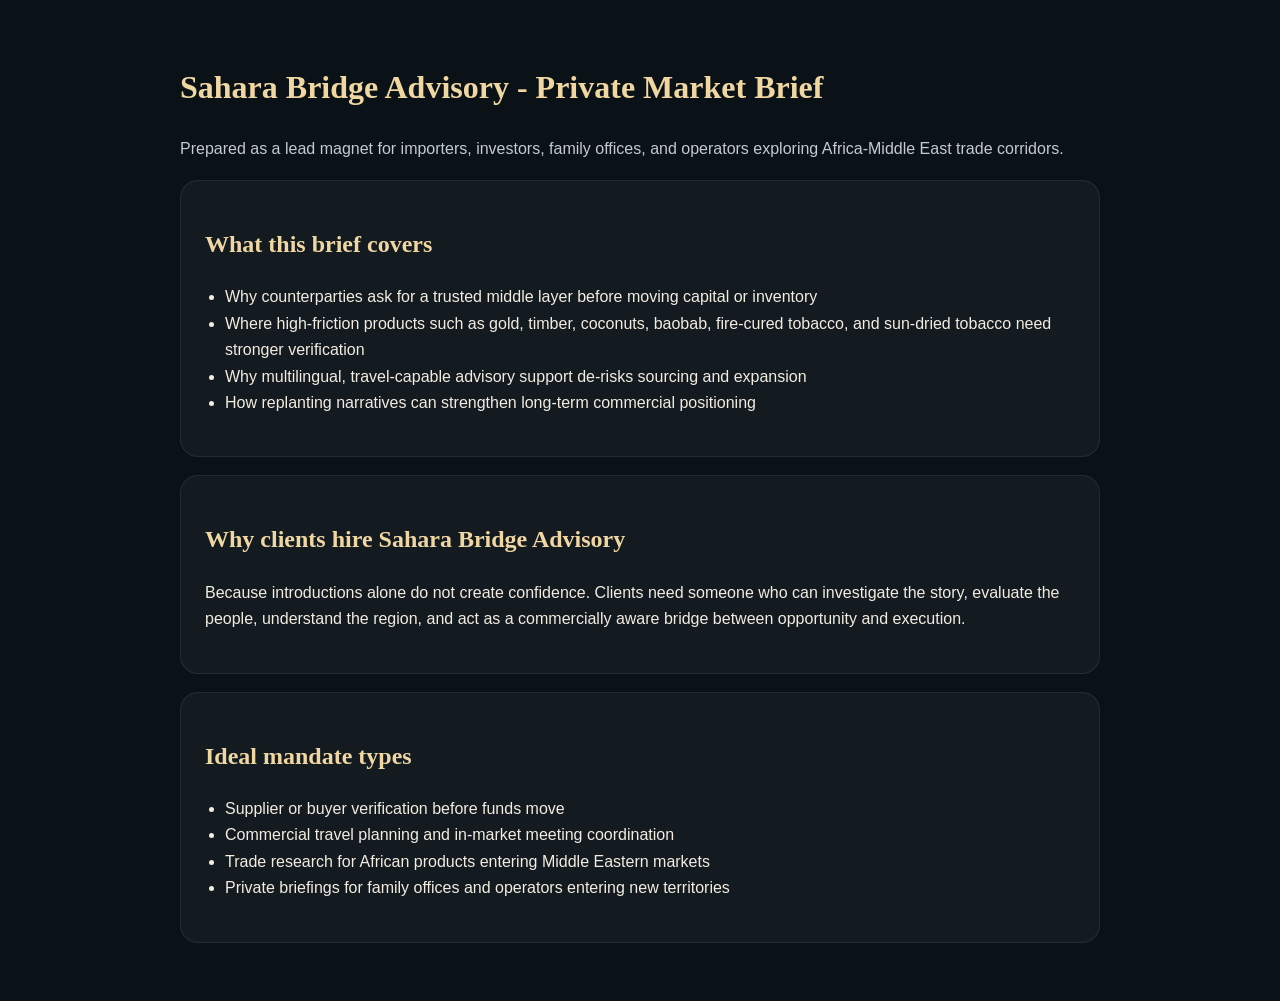
<file: private-brief.html>
<!DOCTYPE html>
<html lang="en"><head>
<!-- Google tag (gtag.js) -->
<script async src="https://www.googletagmanager.com/gtag/js?id=G-1FZYQV53ZD"></script>
<script>
  window.dataLayer = window.dataLayer || [];
  function gtag(){dataLayer.push(arguments);}
  gtag('js', new Date());

  gtag('config', 'G-1FZYQV53ZD');
</script><meta charset="UTF-8"><meta name="viewport" content="width=device-width, initial-scale=1.0"><title>Private Market Brief | Sahara Bridge Advisory</title><meta name="description" content="Private market brief covering supplier trust, due diligence, and Africa-Middle East trade execution support."><meta name="robots" content="noindex,follow"><link rel="canonical" href="https://saharabridgeadvisory.com/private-brief.html"><meta property="og:title" content="Private Market Brief | Sahara Bridge Advisory"><meta property="og:description" content="Private market brief covering supplier trust, due diligence, and Africa-Middle East trade execution support."><meta property="og:type" content="article"><meta property="og:url" content="https://saharabridgeadvisory.com/private-brief.html"><meta property="og:image" content="https://saharabridgeadvisory.com/assets/images/og-card.svg"><meta name="twitter:card" content="summary_large_image"><meta name="twitter:title" content="Private Market Brief | Sahara Bridge Advisory"><meta name="twitter:description" content="Private market brief covering supplier trust, due diligence, and Africa-Middle East trade execution support."><meta name="twitter:image" content="https://saharabridgeadvisory.com/assets/images/og-card.svg"><style>
body{font-family:Inter,Arial,sans-serif;background:#0a1217;color:#f2ece1;margin:0;padding:40px;line-height:1.65} .wrap{max-width:920px;margin:0 auto} h1,h2{font-family:Georgia,serif;color:#f0d7a2} .card{background:rgba(255,255,255,.04);border:1px solid rgba(255,255,255,.08);padding:24px;border-radius:18px;margin:18px 0} ul{padding-left:20px} .mini{color:#c5c9d1}
</style></head><body><div class="wrap"><h1>Sahara Bridge Advisory - Private Market Brief</h1><p class="mini">Prepared as a lead magnet for importers, investors, family offices, and operators exploring Africa-Middle East trade corridors.</p><div class="card"><h2>What this brief covers</h2><ul><li>Why counterparties ask for a trusted middle layer before moving capital or inventory</li><li>Where high-friction products such as gold, timber, coconuts, baobab, fire-cured tobacco, and sun-dried tobacco need stronger verification</li><li>Why multilingual, travel-capable advisory support de-risks sourcing and expansion</li><li>How replanting narratives can strengthen long-term commercial positioning</li></ul></div><div class="card"><h2>Why clients hire Sahara Bridge Advisory</h2><p>Because introductions alone do not create confidence. Clients need someone who can investigate the story, evaluate the people, understand the region, and act as a commercially aware bridge between opportunity and execution.</p></div><div class="card"><h2>Ideal mandate types</h2><ul><li>Supplier or buyer verification before funds move</li><li>Commercial travel planning and in-market meeting coordination</li><li>Trade research for African products entering Middle Eastern markets</li><li>Private briefings for family offices and operators entering new territories</li></ul></div></div></body></html>
</file>
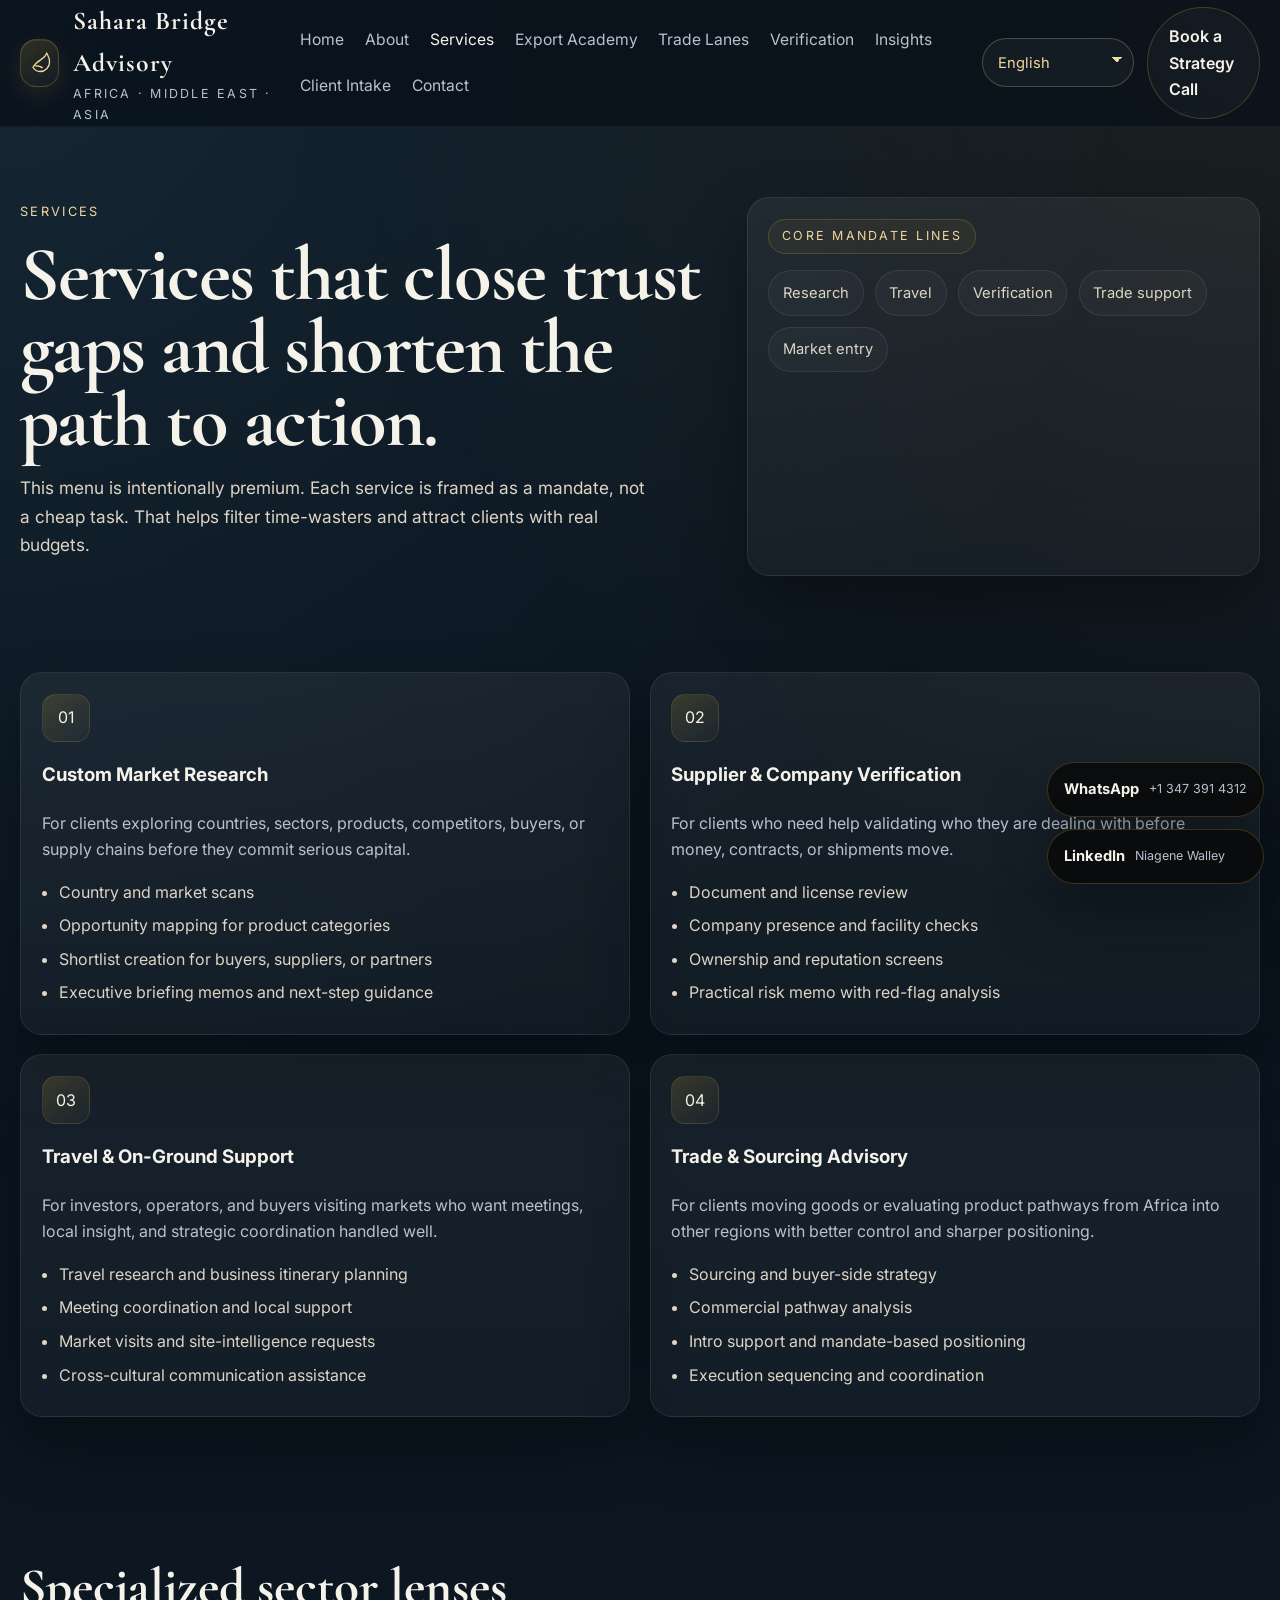
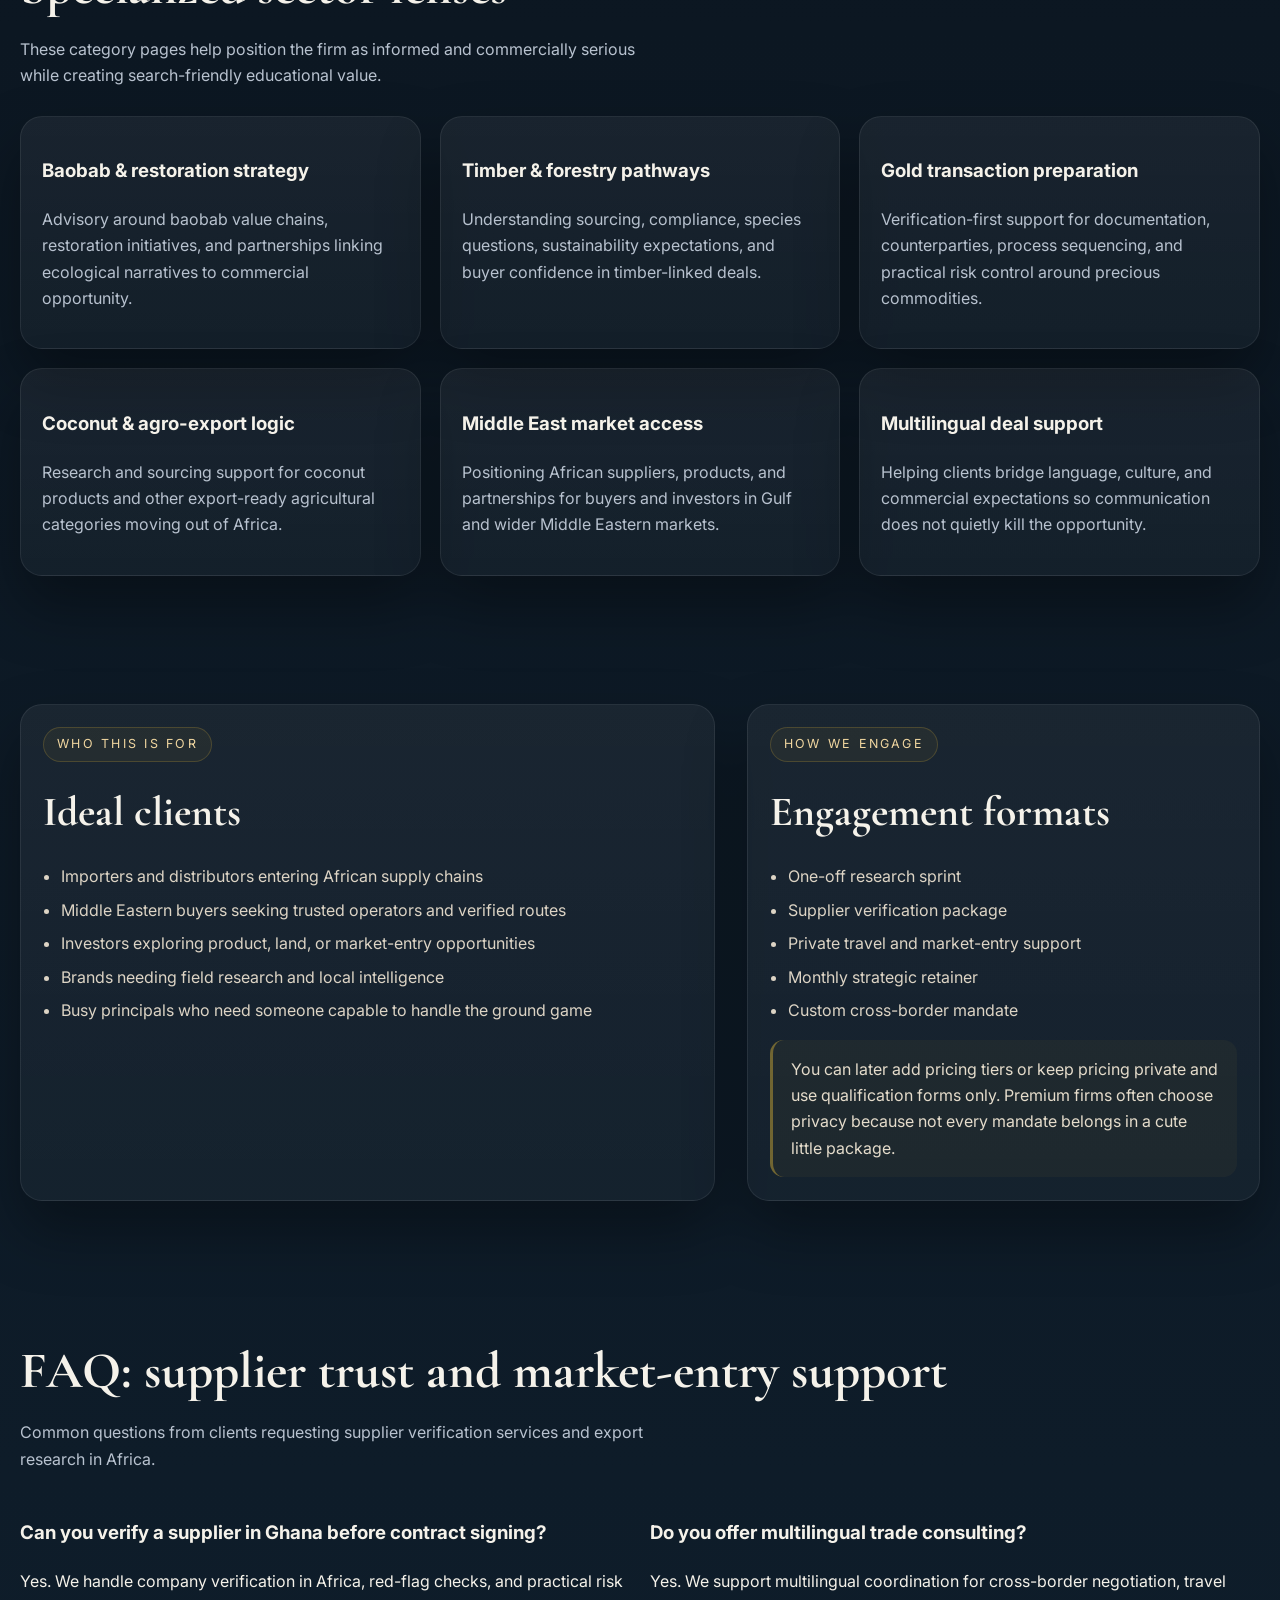
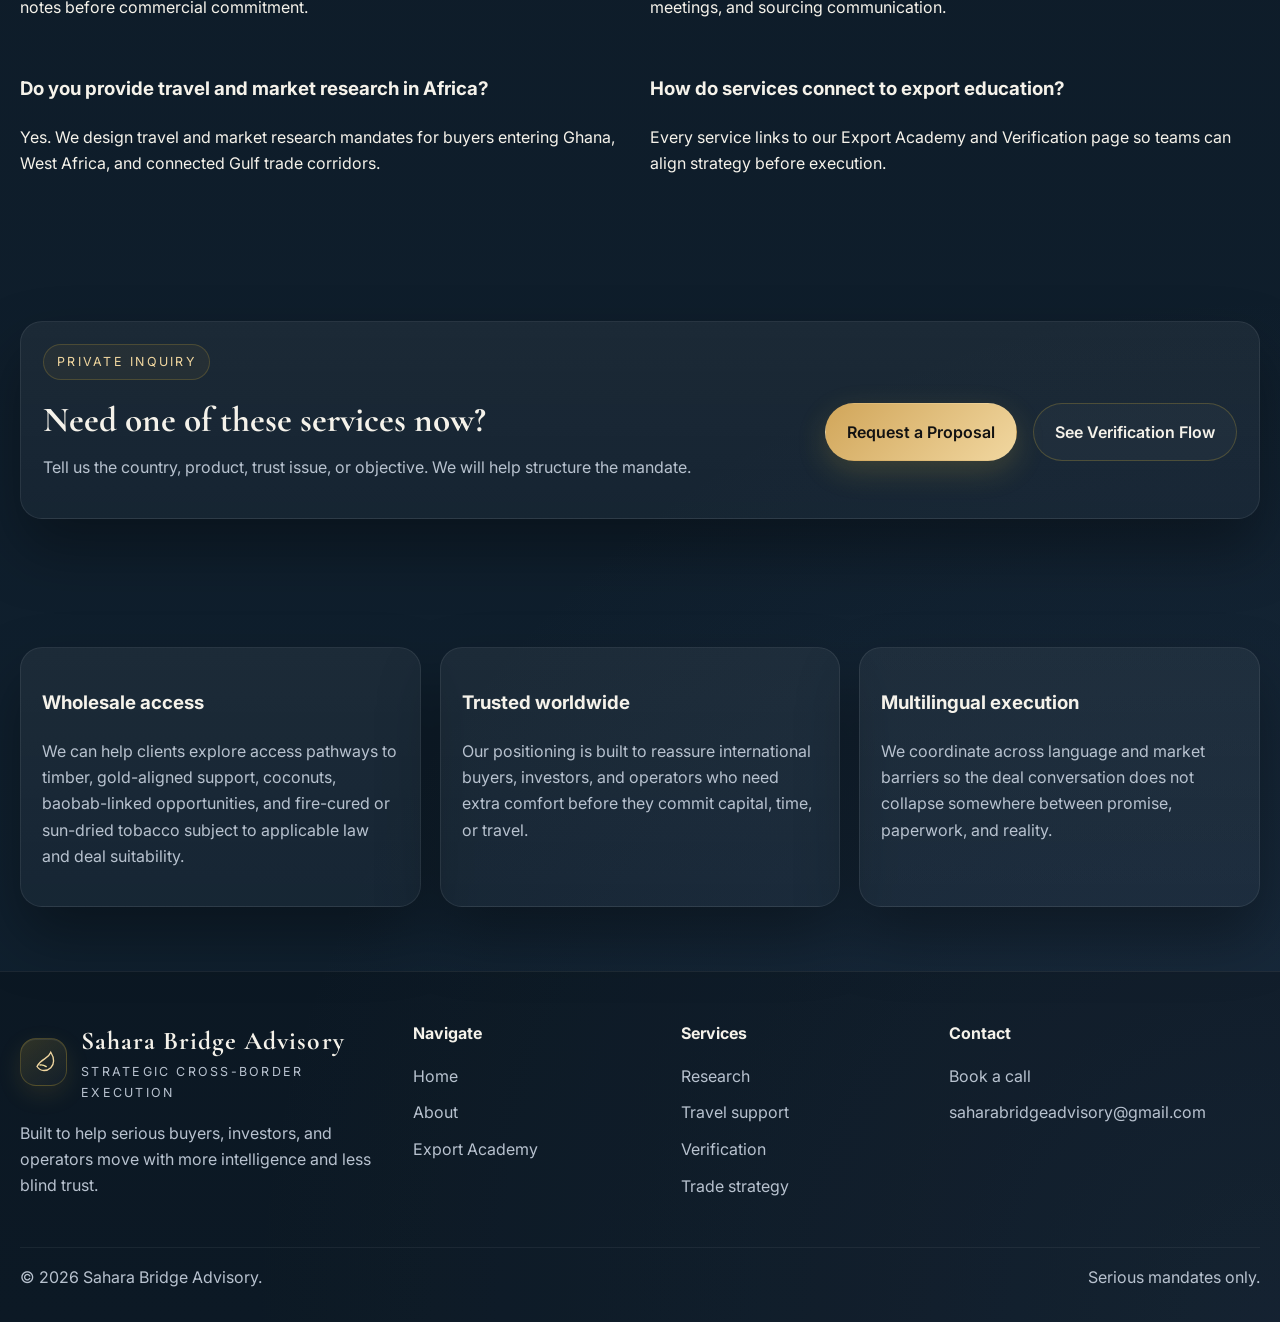
<file: services.html>
<!DOCTYPE html>
<html lang="en">
<head>
<!-- Google tag (gtag.js) -->
<script async src="https://www.googletagmanager.com/gtag/js?id=G-1FZYQV53ZD"></script>
<script>
  window.dataLayer = window.dataLayer || [];
  function gtag(){dataLayer.push(arguments);}
  gtag('js', new Date());

  gtag('config', 'G-1FZYQV53ZD');
</script>
  <meta charset="UTF-8" />
  <meta name="viewport" content="width=device-width, initial-scale=1.0" />
  <title>Supplier Verification Services & Export Research Africa | Sahara Bridge Advisory</title>
  <meta name="description" content="Explore supplier verification services, company verification in Africa, export research, due diligence, multilingual consulting, and travel market research support." />
  <meta name="robots" content="index,follow,max-image-preview:large" />
  <link rel="canonical" href="https://saharabridgeadvisory.com/services.html" />
  <meta property="og:locale" content="en_US" />
  <meta property="og:type" content="website" />
  <meta property="og:site_name" content="Sahara Bridge Advisory" />
  <meta property="og:title" content="Supplier Verification Services & Export Research Africa | Sahara Bridge Advisory" />
  <meta property="og:description" content="Explore supplier verification services, company verification in Africa, export research, due diligence, multilingual consulting, and travel market research support." />
  <meta property="og:url" content="https://saharabridgeadvisory.com/services.html" />
  <meta property="og:image" content="https://saharabridgeadvisory.com/assets/images/og-card.svg" />
  <meta name="twitter:card" content="summary_large_image" />
  <meta name="twitter:title" content="Supplier Verification Services & Export Research Africa | Sahara Bridge Advisory" />
  <meta name="twitter:description" content="Explore supplier verification services, company verification in Africa, export research, due diligence, multilingual consulting, and travel market research support." />
  <meta name="twitter:image" content="https://saharabridgeadvisory.com/assets/images/og-card.svg" />
  <link rel="icon" type="image/svg+xml" href="assets/images/favicon.svg" />
  <link rel="preconnect" href="https://fonts.googleapis.com">
  <link rel="preconnect" href="https://fonts.gstatic.com" crossorigin>
  <link href="https://fonts.googleapis.com/css2?family=Cormorant+Garamond:wght@500;600;700&family=Inter:wght@400;500;600;700;800&display=swap" rel="stylesheet">
  <link rel="stylesheet" href="assets/css/styles.css" />
  <script defer src="assets/js/config.js"></script>
  <script defer src="assets/js/main.js"></script>
  <script type="application/ld+json">
  {"@context":"https://schema.org","@type":"BreadcrumbList","itemListElement":[{"@type":"ListItem","position":1,"name":"Home","item":"https://saharabridgeadvisory.com/"},{"@type":"ListItem","position":2,"name":"Services","item":"https://saharabridgeadvisory.com/services.html"}]}
  </script>
  <script type="application/ld+json">
  {"@context":"https://schema.org","@type":"Service","serviceType":"Cross-Border Trade Advisory and Supplier Verification","provider":{"@type":"Organization","name":"Sahara Bridge Advisory","url":"https://saharabridgeadvisory.com"},"areaServed":["Ghana","West Africa","United Arab Emirates","Middle East","China","Indonesia"],"url":"https://saharabridgeadvisory.com/services.html"}
  </script>
  <script type="application/ld+json">
  {"@context":"https://schema.org","@type":"FAQPage","mainEntity":[{"@type":"Question","name":"Can you verify a supplier in Ghana before contract signing?","acceptedAnswer":{"@type":"Answer","text":"Yes. We provide company verification in Africa with document checks, red-flag analysis, and risk reporting."}},{"@type":"Question","name":"Do you provide multilingual trade consulting?","acceptedAnswer":{"@type":"Answer","text":"Yes. We support multilingual communication across sourcing, due diligence, and cross-border negotiation."}}]}
  </script>
</head>
<body>
  <header class="header"><div class="container nav"><a class="brand" href="index.html"><span class="brand-mark"><svg viewBox="0 0 32 32" fill="none" xmlns="http://www.w3.org/2000/svg"><path d="M8 22C10.8 16.7 14.7 13.8 18.6 11.5C22.1 9.4 24.9 6.9 26.4 3C29 7.1 30.1 10.6 30.1 14.5C30.1 21.6 24.4 27.3 17.3 27.3C13.4 27.3 10.5 25.8 8 22Z" stroke="currentColor" stroke-width="1.8" stroke-linecap="round"/><path d="M12 20C15.2 19.6 17.9 20.5 20.3 22.2" stroke="#F5E2A0" stroke-width="1.8" stroke-linecap="round"/></svg></span><span><strong class="brand-name">Sahara Bridge Advisory</strong><span class="brand-tag">Africa · Middle East · Asia</span></span></a><nav class="nav-links" data-nav-links>
        <a data-nav href="index.html">Home</a>
        <a data-nav href="about.html">About</a>
        <a data-nav href="services.html">Services</a>
        <a data-nav href="export-academy.html">Export Academy</a>
        <a data-nav href="trade-lanes.html">Trade Lanes</a>
        <a data-nav href="verification.html">Verification</a>
        <a data-nav href="insights.html">Insights</a>
        <a data-nav href="intake.html">Client Intake</a>
        <a data-nav href="contact.html">Contact</a>
      </nav><div class="nav-actions">
        <a class="lang-chip" href="ar/index.html" lang="ar" dir="rtl">العربية</a>
        <a class="btn btn-secondary" href="contact.html">Book a Strategy Call</a>
        <button class="menu-toggle" data-menu-toggle aria-label="Toggle menu">☰</button>
      </div></div></header>

  <main>
    <section class="page-hero">
      <div class="container two-col">
        <div>
          <span class="kicker">Services</span>
          <h1>Services that close trust gaps and shorten the path to action.</h1>
          <p class="lead">This menu is intentionally premium. Each service is framed as a mandate, not a cheap task. That helps filter time-wasters and attract clients with real budgets.</p>
        </div>
        <div class="panel hero-panel reveal">
          <span class="eyebrow">Core mandate lines</span>
          <div class="badge-row" style="margin-top:1rem;">
            <span class="badge">Research</span>
            <span class="badge">Travel</span>
            <span class="badge">Verification</span>
            <span class="badge">Trade support</span>
            <span class="badge">Market entry</span>
          </div>
        </div>
      </div>
    </section>

    <section class="section">
      <div class="container grid grid-2">
        <article class="feature-card reveal">
          <div class="feature-icon">01</div>
          <h3>Custom Market Research</h3>
          <p>For clients exploring countries, sectors, products, competitors, buyers, or supply chains before they commit serious capital.</p>
          <ul>
            <li>Country and market scans</li>
            <li>Opportunity mapping for product categories</li>
            <li>Shortlist creation for buyers, suppliers, or partners</li>
            <li>Executive briefing memos and next-step guidance</li>
          </ul>
        </article>
        <article class="feature-card reveal">
          <div class="feature-icon">02</div>
          <h3>Supplier & Company Verification</h3>
          <p>For clients who need help validating who they are dealing with before money, contracts, or shipments move.</p>
          <ul>
            <li>Document and license review</li>
            <li>Company presence and facility checks</li>
            <li>Ownership and reputation screens</li>
            <li>Practical risk memo with red-flag analysis</li>
          </ul>
        </article>
        <article class="feature-card reveal">
          <div class="feature-icon">03</div>
          <h3>Travel & On-Ground Support</h3>
          <p>For investors, operators, and buyers visiting markets who want meetings, local insight, and strategic coordination handled well.</p>
          <ul>
            <li>Travel research and business itinerary planning</li>
            <li>Meeting coordination and local support</li>
            <li>Market visits and site-intelligence requests</li>
            <li>Cross-cultural communication assistance</li>
          </ul>
        </article>
        <article class="feature-card reveal">
          <div class="feature-icon">04</div>
          <h3>Trade & Sourcing Advisory</h3>
          <p>For clients moving goods or evaluating product pathways from Africa into other regions with better control and sharper positioning.</p>
          <ul>
            <li>Sourcing and buyer-side strategy</li>
            <li>Commercial pathway analysis</li>
            <li>Intro support and mandate-based positioning</li>
            <li>Execution sequencing and coordination</li>
          </ul>
        </article>
      </div>
    </section>

    <section class="section">
      <div class="container">
        <div class="section-head reveal"><div><h2>Specialized sector lenses</h2><p>These category pages help position the firm as informed and commercially serious while creating search-friendly educational value.</p></div></div>
        <div class="grid grid-3">
          <article class="academy-card reveal"><h3>Baobab & restoration strategy</h3><p>Advisory around baobab value chains, restoration initiatives, and partnerships linking ecological narratives to commercial opportunity.</p></article>
          <article class="academy-card reveal"><h3>Timber & forestry pathways</h3><p>Understanding sourcing, compliance, species questions, sustainability expectations, and buyer confidence in timber-linked deals.</p></article>
          <article class="academy-card reveal"><h3>Gold transaction preparation</h3><p>Verification-first support for documentation, counterparties, process sequencing, and practical risk control around precious commodities.</p></article>
          <article class="academy-card reveal"><h3>Coconut & agro-export logic</h3><p>Research and sourcing support for coconut products and other export-ready agricultural categories moving out of Africa.</p></article>
          <article class="academy-card reveal"><h3>Middle East market access</h3><p>Positioning African suppliers, products, and partnerships for buyers and investors in Gulf and wider Middle Eastern markets.</p></article>
          <article class="academy-card reveal"><h3>Multilingual deal support</h3><p>Helping clients bridge language, culture, and commercial expectations so communication does not quietly kill the opportunity.</p></article>
        </div>
      </div>
    </section>

    <section class="section">
      <div class="container two-col">
        <div class="panel reveal" style="padding:1.4rem;">
          <span class="eyebrow">Who this is for</span>
          <h2 style="font-family:'Cormorant Garamond',serif;font-size:2.6rem;margin:1rem 0;">Ideal clients</h2>
          <ul class="check-list">
            <li>Importers and distributors entering African supply chains</li>
            <li>Middle Eastern buyers seeking trusted operators and verified routes</li>
            <li>Investors exploring product, land, or market-entry opportunities</li>
            <li>Brands needing field research and local intelligence</li>
            <li>Busy principals who need someone capable to handle the ground game</li>
          </ul>
        </div>
        <div class="panel reveal" style="padding:1.4rem;">
          <span class="eyebrow">How we engage</span>
          <h2 style="font-family:'Cormorant Garamond',serif;font-size:2.6rem;margin:1rem 0;">Engagement formats</h2>
          <ul class="check-list">
            <li>One-off research sprint</li>
            <li>Supplier verification package</li>
            <li>Private travel and market-entry support</li>
            <li>Monthly strategic retainer</li>
            <li>Custom cross-border mandate</li>
          </ul>
          <div class="notice" style="margin-top:1rem;">You can later add pricing tiers or keep pricing private and use qualification forms only. Premium firms often choose privacy because not every mandate belongs in a cute little package.</div>
        </div>
      </div>
    </section>


    <section class="section">
      <div class="container">
        <div class="section-head reveal"><div><h2>FAQ: supplier trust and market-entry support</h2><p>Common questions from clients requesting supplier verification services and export research in Africa.</p></div></div>
        <div class="grid grid-2">
          <article class="qa-item reveal"><h3>Can you verify a supplier in Ghana before contract signing?</h3><p>Yes. We handle company verification in Africa, red-flag checks, and practical risk notes before commercial commitment.</p></article>
          <article class="qa-item reveal"><h3>Do you offer multilingual trade consulting?</h3><p>Yes. We support multilingual coordination for cross-border negotiation, travel meetings, and sourcing communication.</p></article>
          <article class="qa-item reveal"><h3>Do you provide travel and market research in Africa?</h3><p>Yes. We design travel and market research mandates for buyers entering Ghana, West Africa, and connected Gulf trade corridors.</p></article>
          <article class="qa-item reveal"><h3>How do services connect to export education?</h3><p>Every service links to our <a href="export-academy.html">Export Academy</a> and <a href="verification.html">Verification page</a> so teams can align strategy before execution.</p></article>
        </div>
      </div>
    </section>

    <section class="section"><div class="container cta-strip reveal"><div><span class="eyebrow">Private inquiry</span><h3 style="font-family:'Cormorant Garamond',serif;font-size:2.2rem;margin:0.7rem 0 0.3rem;">Need one of these services now?</h3><p style="color:var(--muted);">Tell us the country, product, trust issue, or objective. We will help structure the mandate.</p></div><div class="hero-actions"><a class="btn btn-primary" href="contact.html">Request a Proposal</a><a class="btn btn-secondary" href="verification.html">See Verification Flow</a></div></div></section>
      <section class="section">
      <div class="container grid grid-3">
        <article class="process-card reveal"><h3>Wholesale access</h3><p>We can help clients explore access pathways to timber, gold-aligned support, coconuts, baobab-linked opportunities, and fire-cured or sun-dried tobacco subject to applicable law and deal suitability.</p></article>
        <article class="process-card reveal"><h3>Trusted worldwide</h3><p>Our positioning is built to reassure international buyers, investors, and operators who need extra comfort before they commit capital, time, or travel.</p></article>
        <article class="process-card reveal"><h3>Multilingual execution</h3><p>We coordinate across language and market barriers so the deal conversation does not collapse somewhere between promise, paperwork, and reality.</p></article>
      </div>
    </section>
  </main>

  <footer class="footer"><div class="container"><div class="footer-grid"><div><div class="brand" style="margin-bottom:1rem;"><span class="brand-mark"><svg viewBox="0 0 32 32" fill="none" xmlns="http://www.w3.org/2000/svg"><path d="M8 22C10.8 16.7 14.7 13.8 18.6 11.5C22.1 9.4 24.9 6.9 26.4 3C29 7.1 30.1 10.6 30.1 14.5C30.1 21.6 24.4 27.3 17.3 27.3C13.4 27.3 10.5 25.8 8 22Z" stroke="currentColor" stroke-width="1.8" stroke-linecap="round"/><path d="M12 20C15.2 19.6 17.9 20.5 20.3 22.2" stroke="#F5E2A0" stroke-width="1.8" stroke-linecap="round"/></svg></span><span><strong class="brand-name">Sahara Bridge Advisory</strong><span class="brand-tag">Strategic cross-border execution</span></span></div><p>Built to help serious buyers, investors, and operators move with more intelligence and less blind trust.</p></div><div><h4>Navigate</h4><ul><li><a href="index.html">Home</a></li><li><a href="about.html">About</a></li><li><a href="export-academy.html">Export Academy</a></li></ul></div><div><h4>Services</h4><ul><li>Research</li><li>Travel support</li><li>Verification</li><li>Trade strategy</li></ul></div><div><h4>Contact</h4><ul><li><a href="contact.html">Book a call</a></li><li><a href="mailto:saharabridgeadvisory@gmail.com">saharabridgeadvisory@gmail.com</a></li></ul></div></div><div class="footer-bottom"><span>© 2026 Sahara Bridge Advisory.</span><span>Serious mandates only.</span></div></div></footer>

  <div class="quick-actions">
    <a class="quick-action" data-whatsapp-link href="https://wa.me/13473914312" target="_blank" rel="noopener noreferrer">
      <strong>WhatsApp</strong><span>+1 347 391 4312</span>
    </a>
    <a class="quick-action" data-linkedin-link href="https://www.linkedin.com/in/niagene-walley/" target="_blank" rel="noopener noreferrer">
      <strong>LinkedIn</strong><span>Niagene Walley</span>
    </a>
  </div>

</body>
</html>
</file>
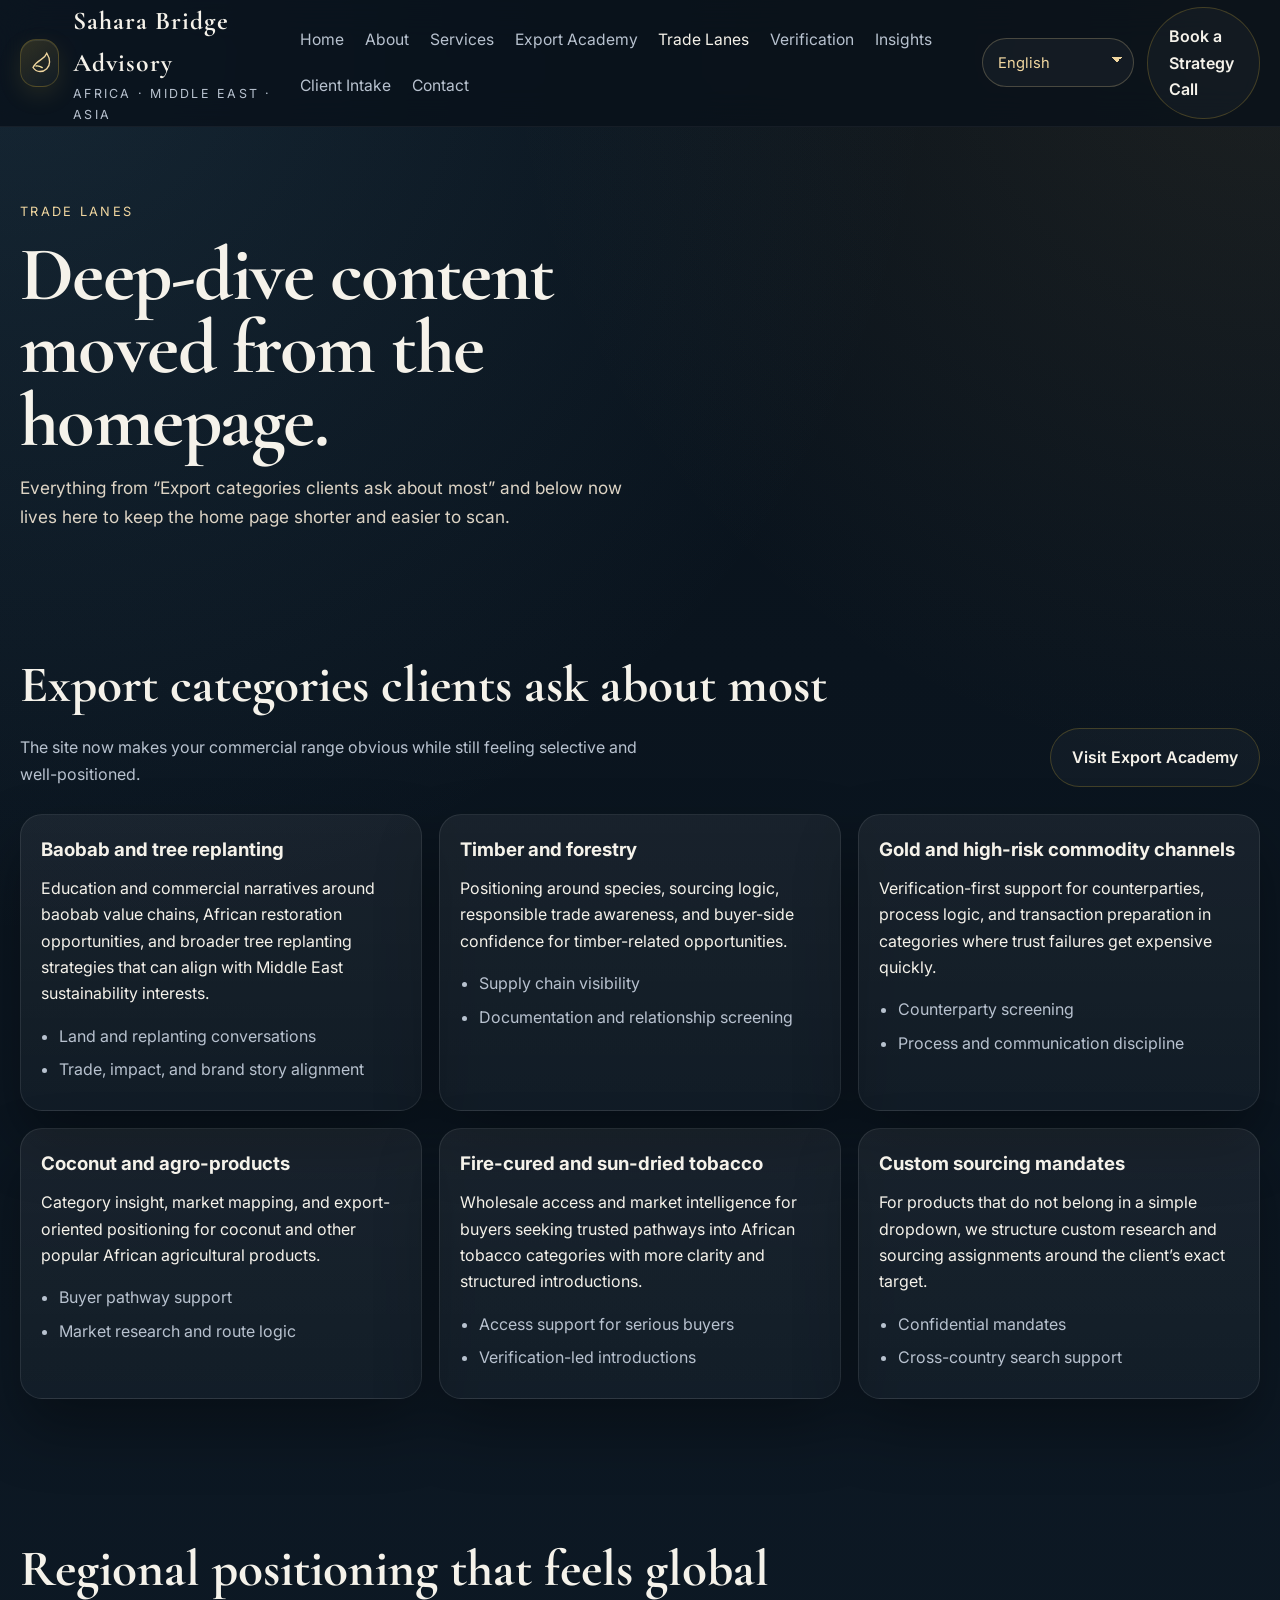
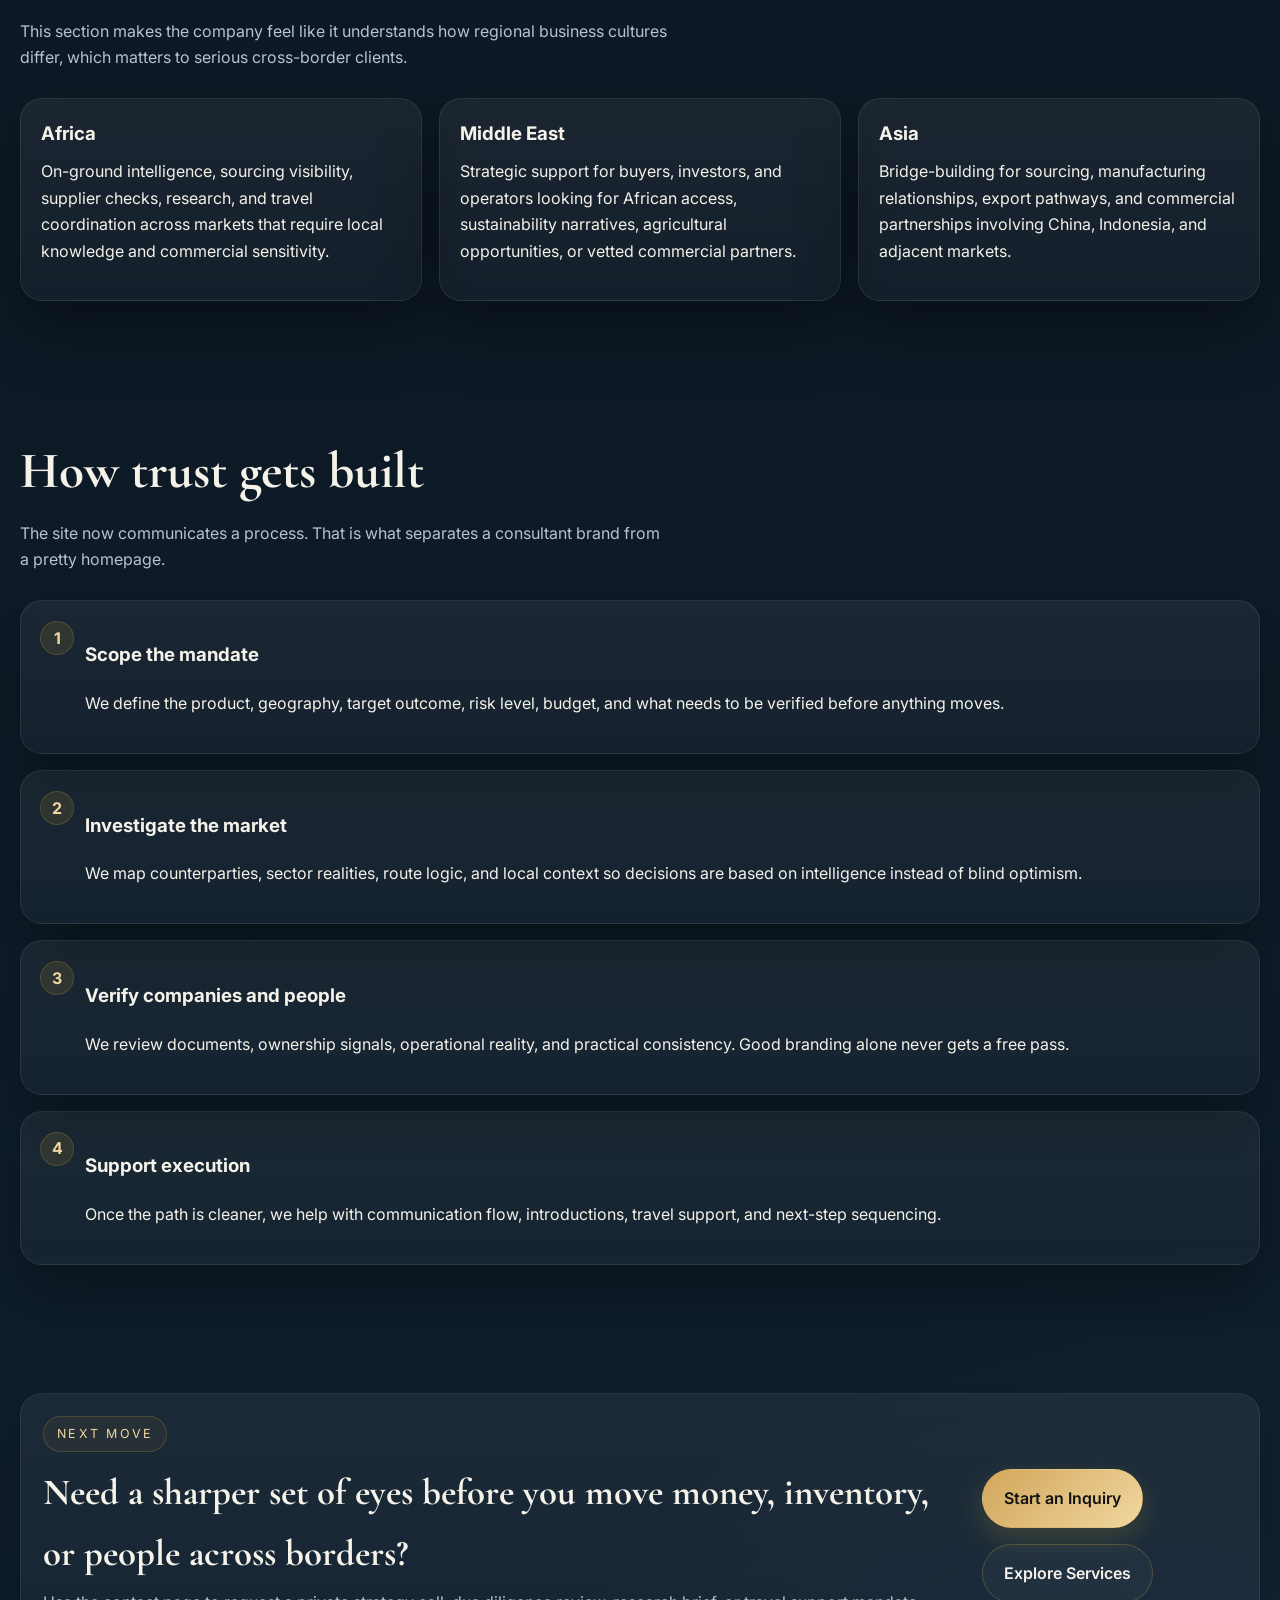
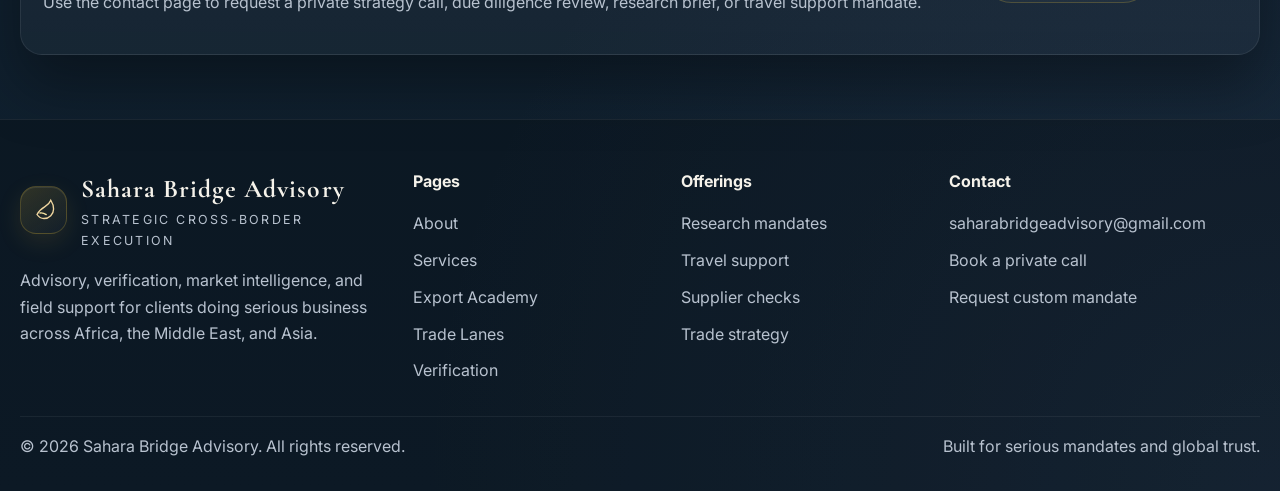
<file: trade-lanes.html>
<!DOCTYPE html>
<html lang="en">
<head>
<!-- Google tag (gtag.js) -->
<script async src="https://www.googletagmanager.com/gtag/js?id=G-1FZYQV53ZD"></script>
<script>
  window.dataLayer = window.dataLayer || [];
  function gtag(){dataLayer.push(arguments);}
  gtag('js', new Date());

  gtag('config', 'G-1FZYQV53ZD');
</script>
  <meta charset="UTF-8" />
  <meta name="viewport" content="width=device-width, initial-scale=1.0" />
  <title>Trade Lanes | Sahara Bridge Advisory</title>
  <meta name="description" content="Export categories, regional positioning, and trust-building process details for cross-border mandates." />
  <link rel="icon" type="image/svg+xml" href="assets/images/favicon.svg" />
  <link rel="preconnect" href="https://fonts.googleapis.com">
  <link rel="preconnect" href="https://fonts.gstatic.com" crossorigin>
  <link href="https://fonts.googleapis.com/css2?family=Cormorant+Garamond:wght@500;600;700&family=Inter:wght@400;500;600;700;800&display=swap" rel="stylesheet">
  <link rel="stylesheet" href="assets/css/styles.css" />
  <script defer src="assets/js/config.js"></script>
  <script defer src="assets/js/main.js"></script>
</head>
<body>
  <header class="header">
    <div class="container nav">
      <a class="brand" href="index.html" aria-label="Sahara Bridge Advisory home">
        <span class="brand-mark">
          <svg viewBox="0 0 32 32" fill="none" xmlns="http://www.w3.org/2000/svg"><path d="M8 22C10.8 16.7 14.7 13.8 18.6 11.5C22.1 9.4 24.9 6.9 26.4 3C29 7.1 30.1 10.6 30.1 14.5C30.1 21.6 24.4 27.3 17.3 27.3C13.4 27.3 10.5 25.8 8 22Z" stroke="currentColor" stroke-width="1.8" stroke-linecap="round"/><path d="M12 20C15.2 19.6 17.9 20.5 20.3 22.2" stroke="#F5E2A0" stroke-width="1.8" stroke-linecap="round"/></svg>
        </span>
        <span>
          <strong class="brand-name">Sahara Bridge Advisory</strong>
          <span class="brand-tag">Africa · Middle East · Asia</span>
        </span>
      </a>
      <nav class="nav-links" data-nav-links>
        <a data-nav href="index.html">Home</a>
        <a data-nav href="about.html">About</a>
        <a data-nav href="services.html">Services</a>
        <a data-nav href="export-academy.html">Export Academy</a>
        <a data-nav href="trade-lanes.html">Trade Lanes</a>
        <a data-nav href="verification.html">Verification</a>
        <a data-nav href="insights.html">Insights</a>
        <a data-nav href="intake.html">Client Intake</a>
        <a data-nav href="contact.html">Contact</a>
      </nav>
      <div class="nav-actions">
        <a class="lang-chip" href="ar/index.html" lang="ar" dir="rtl">العربية</a>
        <a class="btn btn-secondary" href="contact.html">Book a Strategy Call</a>
        <button class="menu-toggle" data-menu-toggle aria-label="Toggle menu">☰</button>
      </div>
    </div>
  </header>

  <main>
    <section class="page-hero">
      <div class="container two-col">
        <div>
          <span class="kicker">Trade Lanes</span>
          <h1>Deep-dive content moved from the homepage.</h1>
          <p class="lead">Everything from “Export categories clients ask about most” and below now lives here to keep the home page shorter and easier to scan.</p>
        </div>
      </div>
    </section>
<section class="section">
      <div class="container">
        <div class="section-head reveal">
          <div>
            <h2>Export categories clients ask about most</h2>
            <p>The site now makes your commercial range obvious while still feeling selective and well-positioned.</p>
          </div>
          <a class="btn btn-secondary" href="export-academy.html">Visit Export Academy</a>
        </div>
        <div class="sector-grid">
          <article class="sector-tile reveal">
            <h3>Baobab and tree replanting</h3>
            <p>Education and commercial narratives around baobab value chains, African restoration opportunities, and broader tree replanting strategies that can align with Middle East sustainability interests.</p>
            <ul class="sector-points">
              <li>Land and replanting conversations</li>
              <li>Trade, impact, and brand story alignment</li>
            </ul>
          </article>
          <article class="sector-tile reveal">
            <h3>Timber and forestry</h3>
            <p>Positioning around species, sourcing logic, responsible trade awareness, and buyer-side confidence for timber-related opportunities.</p>
            <ul class="sector-points">
              <li>Supply chain visibility</li>
              <li>Documentation and relationship screening</li>
            </ul>
          </article>
          <article class="sector-tile reveal">
            <h3>Gold and high-risk commodity channels</h3>
            <p>Verification-first support for counterparties, process logic, and transaction preparation in categories where trust failures get expensive quickly.</p>
            <ul class="sector-points">
              <li>Counterparty screening</li>
              <li>Process and communication discipline</li>
            </ul>
          </article>
          <article class="sector-tile reveal">
            <h3>Coconut and agro-products</h3>
            <p>Category insight, market mapping, and export-oriented positioning for coconut and other popular African agricultural products.</p>
            <ul class="sector-points">
              <li>Buyer pathway support</li>
              <li>Market research and route logic</li>
            </ul>
          </article>
          <article class="sector-tile reveal">
            <h3>Fire-cured and sun-dried tobacco</h3>
            <p>Wholesale access and market intelligence for buyers seeking trusted pathways into African tobacco categories with more clarity and structured introductions.</p>
            <ul class="sector-points">
              <li>Access support for serious buyers</li>
              <li>Verification-led introductions</li>
            </ul>
          </article>
          <article class="sector-tile reveal">
            <h3>Custom sourcing mandates</h3>
            <p>For products that do not belong in a simple dropdown, we structure custom research and sourcing assignments around the client’s exact target.</p>
            <ul class="sector-points">
              <li>Confidential mandates</li>
              <li>Cross-country search support</li>
            </ul>
          </article>
        </div>
      </div>
    </section>

    <section class="section">
      <div class="container">
        <div class="section-head reveal">
          <div>
            <h2>Regional positioning that feels global</h2>
            <p>This section makes the company feel like it understands how regional business cultures differ, which matters to serious cross-border clients.</p>
          </div>
        </div>
        <div class="region-grid">
          <article class="region-card reveal">
            <h3>Africa</h3>
            <p>On-ground intelligence, sourcing visibility, supplier checks, research, and travel coordination across markets that require local knowledge and commercial sensitivity.</p>
          </article>
          <article class="region-card reveal">
            <h3>Middle East</h3>
            <p>Strategic support for buyers, investors, and operators looking for African access, sustainability narratives, agricultural opportunities, or vetted commercial partners.</p>
          </article>
          <article class="region-card reveal">
            <h3>Asia</h3>
            <p>Bridge-building for sourcing, manufacturing relationships, export pathways, and commercial partnerships involving China, Indonesia, and adjacent markets.</p>
          </article>
        </div>
      </div>
    </section>

    <section class="section">
      <div class="container">
        <div class="section-head reveal">
          <div>
            <h2>How trust gets built</h2>
            <p>The site now communicates a process. That is what separates a consultant brand from a pretty homepage.</p>
          </div>
        </div>
        <div class="timeline">
          <article class="timeline-item reveal" data-step="1">
            <h3>Scope the mandate</h3>
            <p>We define the product, geography, target outcome, risk level, budget, and what needs to be verified before anything moves.</p>
          </article>
          <article class="timeline-item reveal" data-step="2">
            <h3>Investigate the market</h3>
            <p>We map counterparties, sector realities, route logic, and local context so decisions are based on intelligence instead of blind optimism.</p>
          </article>
          <article class="timeline-item reveal" data-step="3">
            <h3>Verify companies and people</h3>
            <p>We review documents, ownership signals, operational reality, and practical consistency. Good branding alone never gets a free pass.</p>
          </article>
          <article class="timeline-item reveal" data-step="4">
            <h3>Support execution</h3>
            <p>Once the path is cleaner, we help with communication flow, introductions, travel support, and next-step sequencing.</p>
          </article>
        </div>
      </div>
    </section>


    <section class="section">
      <div class="container cta-strip reveal">
        <div>
          <span class="eyebrow">Next move</span>
          <h3 style="font-family:'Cormorant Garamond',serif;font-size:2.3rem;margin:0.7rem 0 0.3rem;">Need a sharper set of eyes before you move money, inventory, or people across borders?</h3>
          <p style="color:var(--muted);">Use the contact page to request a private strategy call, due diligence review, research brief, or travel support mandate.</p>
        </div>
        <div class="hero-actions">
          <a class="btn btn-primary" href="contact.html">Start an Inquiry</a>
          <a class="btn btn-secondary" href="services.html">Explore Services</a>
        </div>
      </div>
    </section>

  </main>

  <footer class="footer">
    <div class="container">
      <div class="footer-grid">
        <div>
          <div class="brand" style="margin-bottom:1rem;">
            <span class="brand-mark">
              <svg viewBox="0 0 32 32" fill="none" xmlns="http://www.w3.org/2000/svg"><path d="M8 22C10.8 16.7 14.7 13.8 18.6 11.5C22.1 9.4 24.9 6.9 26.4 3C29 7.1 30.1 10.6 30.1 14.5C30.1 21.6 24.4 27.3 17.3 27.3C13.4 27.3 10.5 25.8 8 22Z" stroke="currentColor" stroke-width="1.8" stroke-linecap="round"/><path d="M12 20C15.2 19.6 17.9 20.5 20.3 22.2" stroke="#F5E2A0" stroke-width="1.8" stroke-linecap="round"/></svg>
            </span>
            <span>
              <strong class="brand-name">Sahara Bridge Advisory</strong>
              <span class="brand-tag">Strategic cross-border execution</span>
            </span>
          </div>
          <p>Advisory, verification, market intelligence, and field support for clients doing serious business across Africa, the Middle East, and Asia.</p>
        </div>
        <div>
          <h4>Pages</h4>
          <ul>
            <li><a href="about.html">About</a></li>
            <li><a href="services.html">Services</a></li>
            <li><a href="export-academy.html">Export Academy</a></li>
            <li><a href="trade-lanes.html">Trade Lanes</a></li>
            <li><a href="verification.html">Verification</a></li>
          </ul>
        </div>
        <div>
          <h4>Offerings</h4>
          <ul>
            <li>Research mandates</li>
            <li>Travel support</li>
            <li>Supplier checks</li>
            <li>Trade strategy</li>
          </ul>
        </div>
        <div>
          <h4>Contact</h4>
          <ul>
            <li><a href="mailto:saharabridgeadvisory@gmail.com">saharabridgeadvisory@gmail.com</a></li>
            <li><a href="contact.html">Book a private call</a></li>
            <li><a href="contact.html">Request custom mandate</a></li>
          </ul>
        </div>
      </div>
      <div class="footer-bottom">
        <span>© 2026 Sahara Bridge Advisory. All rights reserved.</span>
        <span>Built for serious mandates and global trust.</span>
      </div>
    </div>
  </footer>
</body>
</html>
</file>
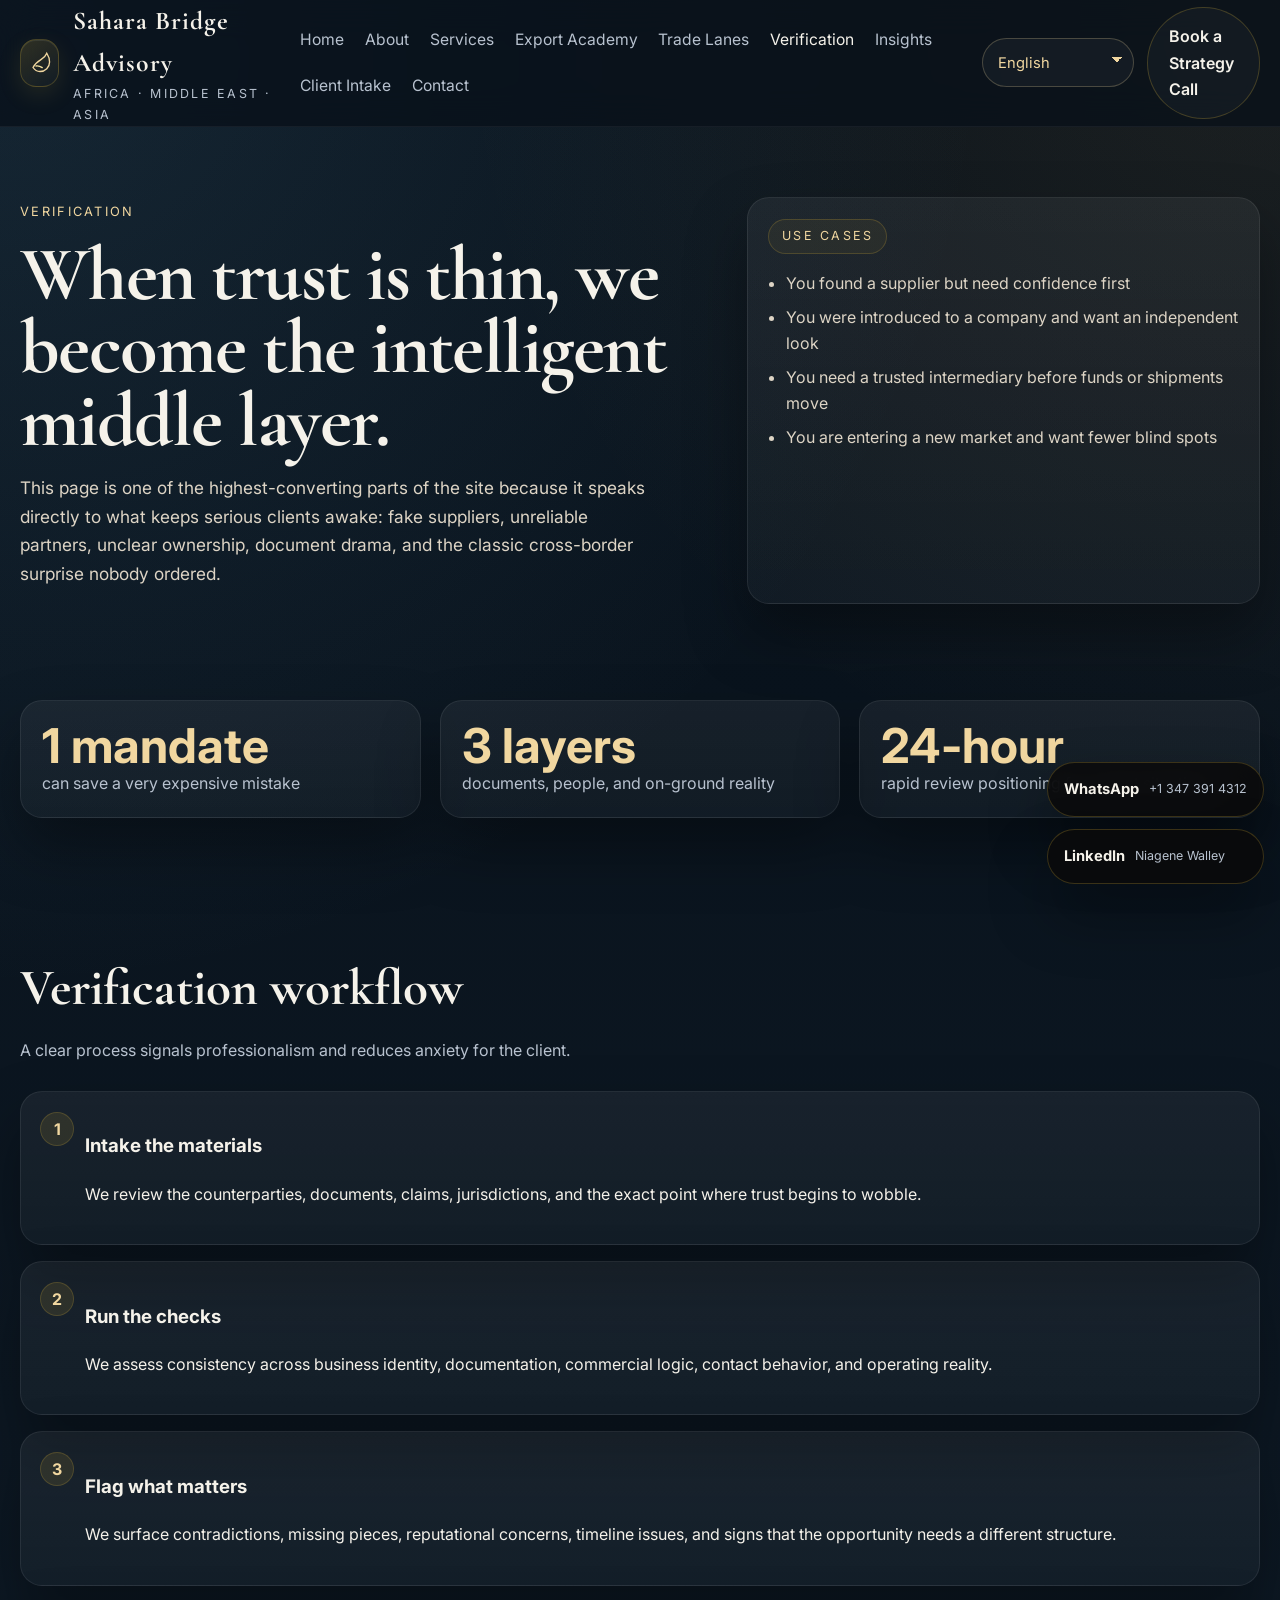
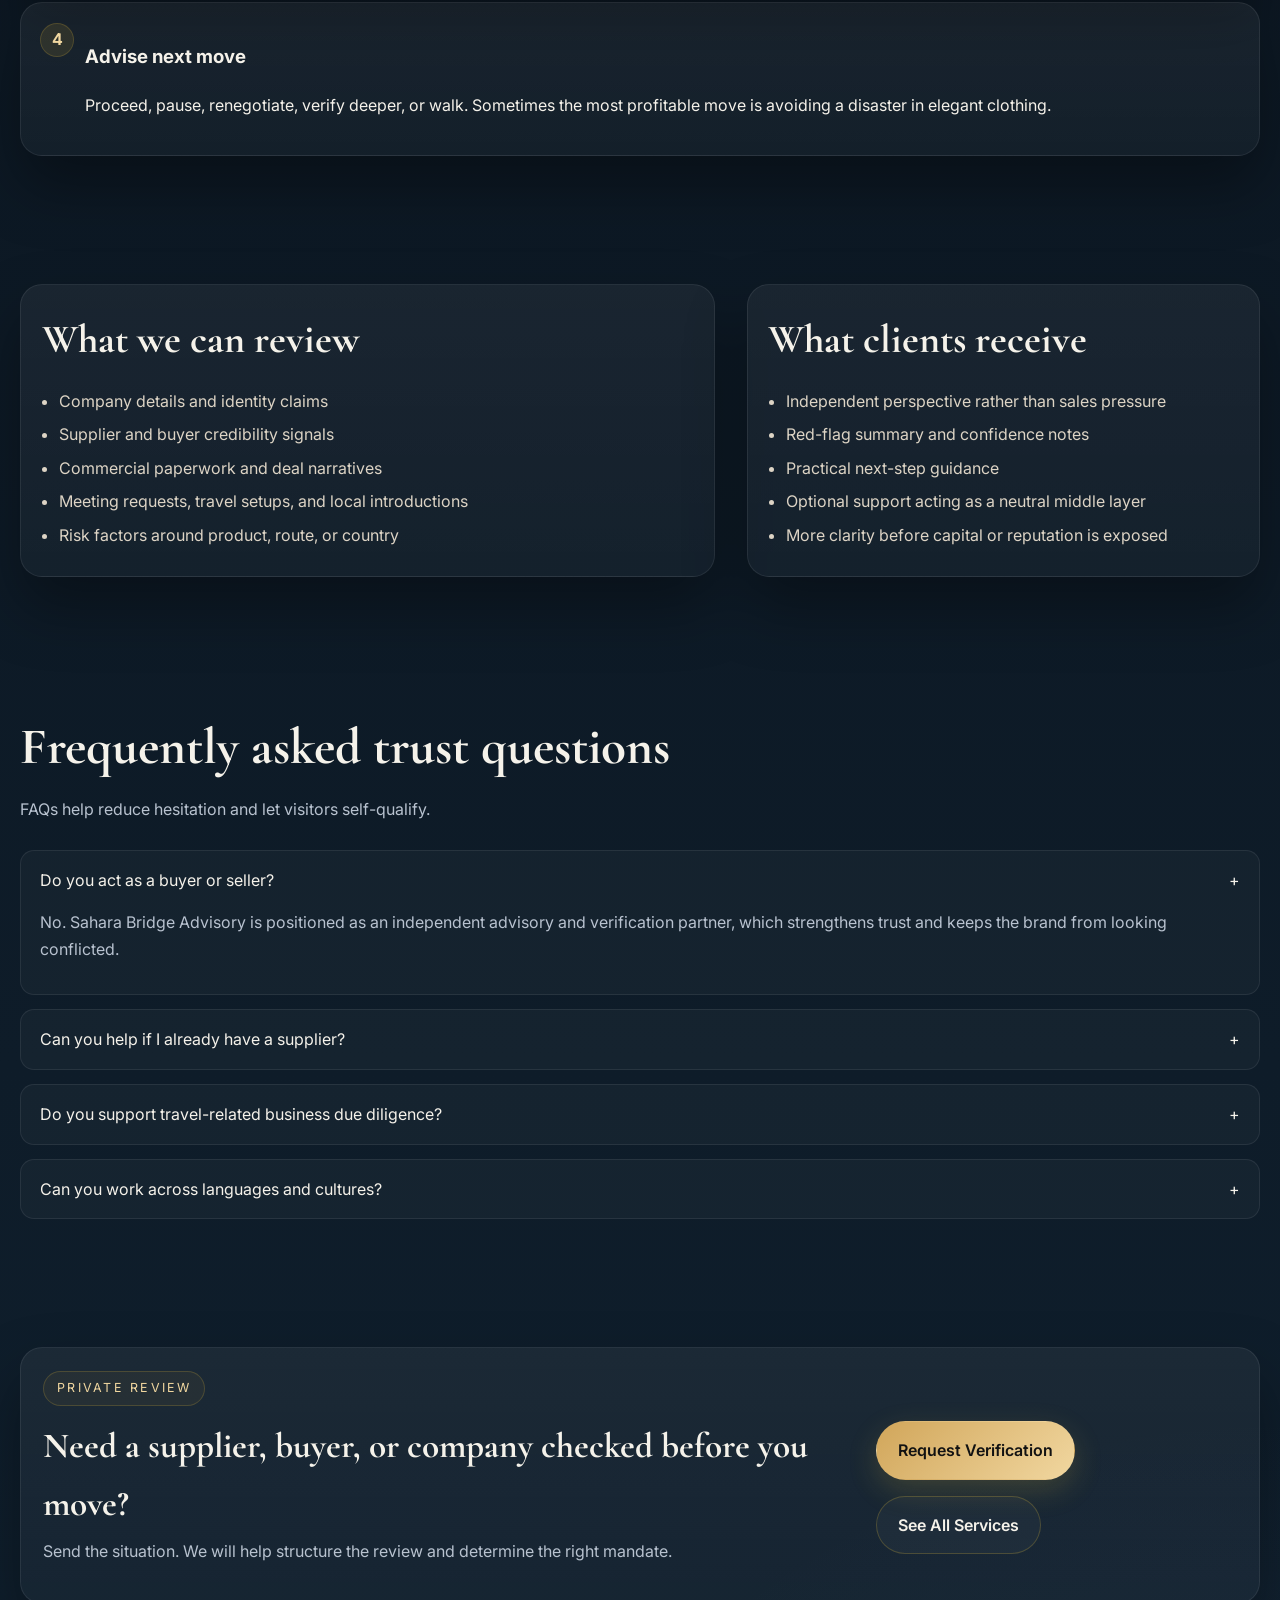
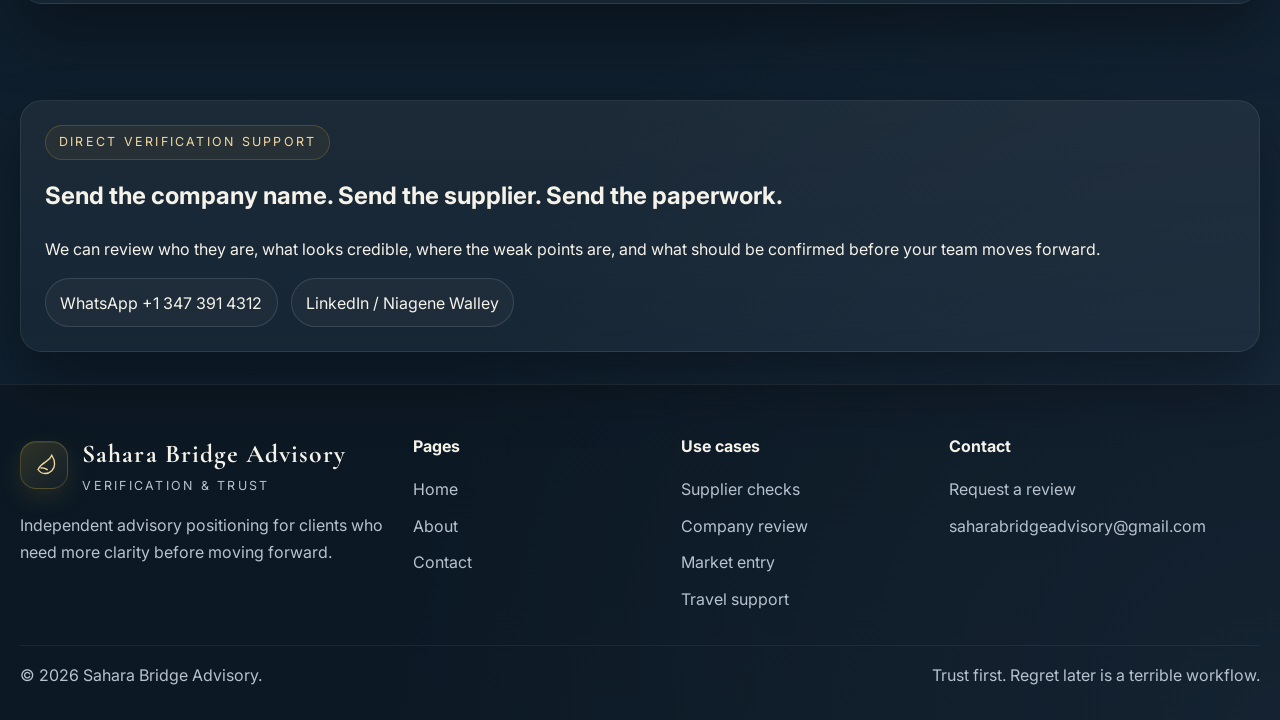
<file: verification.html>
<!DOCTYPE html>
<html lang="en">
<head>
<!-- Google tag (gtag.js) -->
<script async src="https://www.googletagmanager.com/gtag/js?id=G-1FZYQV53ZD"></script>
<script>
  window.dataLayer = window.dataLayer || [];
  function gtag(){dataLayer.push(arguments);}
  gtag('js', new Date());

  gtag('config', 'G-1FZYQV53ZD');
</script>
  <meta charset="UTF-8" />
  <meta name="viewport" content="width=device-width, initial-scale=1.0" />
  <title>Supplier Verification in Africa & Company Due Diligence | Sahara Bridge Advisory</title>
  <meta name="description" content="Need to verify a supplier in Ghana or across Africa? We provide trusted trade intermediary support, company due diligence, and export partner verification." />
  <meta name="robots" content="index,follow,max-image-preview:large" />
  <link rel="canonical" href="https://saharabridgeadvisory.com/verification.html" />
  <meta property="og:locale" content="en_US" />
  <meta property="og:type" content="website" />
  <meta property="og:site_name" content="Sahara Bridge Advisory" />
  <meta property="og:title" content="Supplier Verification in Africa & Company Due Diligence | Sahara Bridge Advisory" />
  <meta property="og:description" content="Need to verify a supplier in Ghana or across Africa? We provide trusted trade intermediary support, company due diligence, and export partner verification." />
  <meta property="og:url" content="https://saharabridgeadvisory.com/verification.html" />
  <meta property="og:image" content="https://saharabridgeadvisory.com/assets/images/og-card.svg" />
  <meta name="twitter:card" content="summary_large_image" />
  <meta name="twitter:title" content="Supplier Verification in Africa & Company Due Diligence | Sahara Bridge Advisory" />
  <meta name="twitter:description" content="Need to verify a supplier in Ghana or across Africa? We provide trusted trade intermediary support, company due diligence, and export partner verification." />
  <meta name="twitter:image" content="https://saharabridgeadvisory.com/assets/images/og-card.svg" />
  <link rel="icon" type="image/svg+xml" href="assets/images/favicon.svg" />
  <link rel="preconnect" href="https://fonts.googleapis.com">
  <link rel="preconnect" href="https://fonts.gstatic.com" crossorigin>
  <link href="https://fonts.googleapis.com/css2?family=Cormorant+Garamond:wght@500;600;700&family=Inter:wght@400;500;600;700;800&display=swap" rel="stylesheet">
  <link rel="stylesheet" href="assets/css/styles.css" />
  <script defer src="assets/js/config.js"></script>
  <script defer src="assets/js/main.js"></script>
  <script type="application/ld+json">
  {"@context":"https://schema.org","@type":"BreadcrumbList","itemListElement":[{"@type":"ListItem","position":1,"name":"Home","item":"https://saharabridgeadvisory.com/"},{"@type":"ListItem","position":2,"name":"Verification","item":"https://saharabridgeadvisory.com/verification.html"}]}
  </script>
  <script type="application/ld+json">
  {"@context":"https://schema.org","@type":"Service","serviceType":"Cross-Border Trade Advisory and Supplier Verification","provider":{"@type":"Organization","name":"Sahara Bridge Advisory","url":"https://saharabridgeadvisory.com"},"areaServed":["Ghana","West Africa","United Arab Emirates","Middle East","China","Indonesia"],"url":"https://saharabridgeadvisory.com/verification.html"}
  </script>
  <script type="application/ld+json">
  {"@context":"https://schema.org","@type":"FAQPage","mainEntity":[{"@type":"Question","name":"Can you verify a supplier in Ghana before payment?","acceptedAnswer":{"@type":"Answer","text":"Yes. We run document checks, market reputation screening, and practical due diligence steps before clients transfer funds."}},{"@type":"Question","name":"Do you only verify African suppliers?","acceptedAnswer":{"@type":"Answer","text":"No. We also support cross-border counterparties tied to Africa-Middle East trade corridors."}},{"@type":"Question","name":"What do clients receive after due diligence?","acceptedAnswer":{"@type":"Answer","text":"Clients receive a concise risk memo with findings, red flags, and a recommended next-step decision path."}}]}
  </script>
</head>
<body>
  <header class="header"><div class="container nav"><a class="brand" href="index.html"><span class="brand-mark"><svg viewBox="0 0 32 32" fill="none" xmlns="http://www.w3.org/2000/svg"><path d="M8 22C10.8 16.7 14.7 13.8 18.6 11.5C22.1 9.4 24.9 6.9 26.4 3C29 7.1 30.1 10.6 30.1 14.5C30.1 21.6 24.4 27.3 17.3 27.3C13.4 27.3 10.5 25.8 8 22Z" stroke="currentColor" stroke-width="1.8" stroke-linecap="round"/><path d="M12 20C15.2 19.6 17.9 20.5 20.3 22.2" stroke="#F5E2A0" stroke-width="1.8" stroke-linecap="round"/></svg></span><span><strong class="brand-name">Sahara Bridge Advisory</strong><span class="brand-tag">Africa · Middle East · Asia</span></span></a><nav class="nav-links" data-nav-links>
        <a data-nav href="index.html">Home</a>
        <a data-nav href="about.html">About</a>
        <a data-nav href="services.html">Services</a>
        <a data-nav href="export-academy.html">Export Academy</a>
        <a data-nav href="trade-lanes.html">Trade Lanes</a>
        <a data-nav href="verification.html">Verification</a>
        <a data-nav href="insights.html">Insights</a>
        <a data-nav href="intake.html">Client Intake</a>
        <a data-nav href="contact.html">Contact</a>
      </nav><div class="nav-actions">
        <a class="lang-chip" href="ar/index.html" lang="ar" dir="rtl">العربية</a>
        <a class="btn btn-secondary" href="contact.html">Book a Strategy Call</a>
        <button class="menu-toggle" data-menu-toggle aria-label="Toggle menu">☰</button>
      </div></div></header>

  <main>
    <section class="page-hero">
      <div class="container two-col">
        <div>
          <span class="kicker">Verification</span>
          <h1>When trust is thin, we become the intelligent middle layer.</h1>
          <p class="lead">This page is one of the highest-converting parts of the site because it speaks directly to what keeps serious clients awake: fake suppliers, unreliable partners, unclear ownership, document drama, and the classic cross-border surprise nobody ordered.</p>
        </div>
        <div class="panel hero-panel reveal">
          <span class="eyebrow">Use cases</span>
          <ul class="check-list" style="margin-top:1rem;">
            <li>You found a supplier but need confidence first</li>
            <li>You were introduced to a company and want an independent look</li>
            <li>You need a trusted intermediary before funds or shipments move</li>
            <li>You are entering a new market and want fewer blind spots</li>
          </ul>
        </div>
      </div>
    </section>

    <section class="section">
      <div class="container grid grid-3">
        <article class="metric-card reveal"><strong data-count="1" data-suffix=" mandate">0</strong><span>can save a very expensive mistake</span></article>
        <article class="metric-card reveal"><strong data-count="3" data-suffix=" layers">0</strong><span>documents, people, and on-ground reality</span></article>
        <article class="metric-card reveal"><strong data-count="24" data-suffix="-hour">0</strong><span>rapid review positioning for urgent situations</span></article>
      </div>
    </section>

    <section class="section">
      <div class="container">
        <div class="section-head reveal"><div><h2>Verification workflow</h2><p>A clear process signals professionalism and reduces anxiety for the client.</p></div></div>
        <div class="timeline">
          <article class="timeline-item reveal" data-step="1"><h3>Intake the materials</h3><p>We review the counterparties, documents, claims, jurisdictions, and the exact point where trust begins to wobble.</p></article>
          <article class="timeline-item reveal" data-step="2"><h3>Run the checks</h3><p>We assess consistency across business identity, documentation, commercial logic, contact behavior, and operating reality.</p></article>
          <article class="timeline-item reveal" data-step="3"><h3>Flag what matters</h3><p>We surface contradictions, missing pieces, reputational concerns, timeline issues, and signs that the opportunity needs a different structure.</p></article>
          <article class="timeline-item reveal" data-step="4"><h3>Advise next move</h3><p>Proceed, pause, renegotiate, verify deeper, or walk. Sometimes the most profitable move is avoiding a disaster in elegant clothing.</p></article>
        </div>
      </div>
    </section>

    <section class="section">
      <div class="container two-col">
        <div class="info-card reveal">
          <h2 style="font-family:'Cormorant Garamond',serif;font-size:2.5rem;margin:0 0 1rem;">What we can review</h2>
          <ul>
            <li>Company details and identity claims</li>
            <li>Supplier and buyer credibility signals</li>
            <li>Commercial paperwork and deal narratives</li>
            <li>Meeting requests, travel setups, and local introductions</li>
            <li>Risk factors around product, route, or country</li>
          </ul>
        </div>
        <div class="info-card reveal">
          <h2 style="font-family:'Cormorant Garamond',serif;font-size:2.5rem;margin:0 0 1rem;">What clients receive</h2>
          <ul>
            <li>Independent perspective rather than sales pressure</li>
            <li>Red-flag summary and confidence notes</li>
            <li>Practical next-step guidance</li>
            <li>Optional support acting as a neutral middle layer</li>
            <li>More clarity before capital or reputation is exposed</li>
          </ul>
        </div>
      </div>
    </section>

    <section class="section">
      <div class="container">
        <div class="section-head reveal"><div><h2>Frequently asked trust questions</h2><p>FAQs help reduce hesitation and let visitors self-qualify.</p></div></div>
        <div class="accordion">
          <article class="accordion-item open reveal"><button class="accordion-button"><span>Do you act as a buyer or seller?</span><span>+</span></button><div class="accordion-content"><p>No. Sahara Bridge Advisory is positioned as an independent advisory and verification partner, which strengthens trust and keeps the brand from looking conflicted.</p></div></article>
          <article class="accordion-item reveal"><button class="accordion-button"><span>Can you help if I already have a supplier?</span><span>+</span></button><div class="accordion-content"><p>Yes. In fact, that is one of the strongest use cases. We can review the situation and help determine whether the relationship looks credible enough to proceed.</p></div></article>
          <article class="accordion-item reveal"><button class="accordion-button"><span>Do you support travel-related business due diligence?</span><span>+</span></button><div class="accordion-content"><p>Yes. If a client needs help understanding where to go, who to meet, and what to verify on the ground, that fits the firm naturally.</p></div></article>
          <article class="accordion-item reveal"><button class="accordion-button"><span>Can you work across languages and cultures?</span><span>+</span></button><div class="accordion-content"><p>Yes. The brand is intentionally positioned as multilingual and cross-cultural, which is a major advantage for clients doing business across regions.</p></div></article>
        </div>
      </div>
    </section>

    <section class="section"><div class="container cta-strip reveal"><div><span class="eyebrow">Private review</span><h3 style="font-family:'Cormorant Garamond',serif;font-size:2.2rem;margin:0.7rem 0 0.3rem;">Need a supplier, buyer, or company checked before you move?</h3><p style="color:var(--muted);">Send the situation. We will help structure the review and determine the right mandate.</p></div><div class="hero-actions"><a class="btn btn-primary" href="contact.html">Request Verification</a><a class="btn btn-secondary" href="services.html">See All Services</a></div></div></section>
      <section class="section section-sm">
      <div class="container panel" style="padding:1.5rem;">
        <span class="eyebrow">Direct verification support</span>
        <h2 style="margin-top:1rem;">Send the company name. Send the supplier. Send the paperwork.</h2>
        <p>We can review who they are, what looks credible, where the weak points are, and what should be confirmed before your team moves forward.</p>
        <div class="inline-links">
          <a data-whatsapp-link href="https://wa.me/13473914312" target="_blank" rel="noopener noreferrer">WhatsApp +1 347 391 4312</a>
          <a data-linkedin-link href="https://www.linkedin.com/in/niagene-walley/" target="_blank" rel="noopener noreferrer">LinkedIn / Niagene Walley</a>
        </div>
      </div>
    </section>
  </main>

  <footer class="footer"><div class="container"><div class="footer-grid"><div><div class="brand" style="margin-bottom:1rem;"><span class="brand-mark"><svg viewBox="0 0 32 32" fill="none" xmlns="http://www.w3.org/2000/svg"><path d="M8 22C10.8 16.7 14.7 13.8 18.6 11.5C22.1 9.4 24.9 6.9 26.4 3C29 7.1 30.1 10.6 30.1 14.5C30.1 21.6 24.4 27.3 17.3 27.3C13.4 27.3 10.5 25.8 8 22Z" stroke="currentColor" stroke-width="1.8" stroke-linecap="round"/><path d="M12 20C15.2 19.6 17.9 20.5 20.3 22.2" stroke="#F5E2A0" stroke-width="1.8" stroke-linecap="round"/></svg></span><span><strong class="brand-name">Sahara Bridge Advisory</strong><span class="brand-tag">Verification & trust</span></span></div><p>Independent advisory positioning for clients who need more clarity before moving forward.</p></div><div><h4>Pages</h4><ul><li><a href="index.html">Home</a></li><li><a href="about.html">About</a></li><li><a href="contact.html">Contact</a></li></ul></div><div><h4>Use cases</h4><ul><li>Supplier checks</li><li>Company review</li><li>Market entry</li><li>Travel support</li></ul></div><div><h4>Contact</h4><ul><li><a href="contact.html">Request a review</a></li><li><a href="mailto:saharabridgeadvisory@gmail.com">saharabridgeadvisory@gmail.com</a></li></ul></div></div><div class="footer-bottom"><span>© 2026 Sahara Bridge Advisory.</span><span>Trust first. Regret later is a terrible workflow.</span></div></div></footer>

  <div class="quick-actions">
    <a class="quick-action" data-whatsapp-link href="https://wa.me/13473914312" target="_blank" rel="noopener noreferrer">
      <strong>WhatsApp</strong><span>+1 347 391 4312</span>
    </a>
    <a class="quick-action" data-linkedin-link href="https://www.linkedin.com/in/niagene-walley/" target="_blank" rel="noopener noreferrer">
      <strong>LinkedIn</strong><span>Niagene Walley</span>
    </a>
  </div>

</body>
</html>
</file>
<file: assets/css/styles.css>
:root {
  --bg: #08111a;
  --bg-soft: #0e1a26;
  --panel: rgba(255,255,255,0.045);
  --panel-strong: rgba(255,255,255,0.075);
  --text: #f5f2ea;
  --muted: #b8c2cf;
  --line: rgba(111, 168, 191, 0.18);
  --gold: #d1a65a;
  --gold-soft: #f1d7a0;
  --accent: #2d5b78;
  --success: #8ed3b1;
  --danger: #ff9f89;
  --shadow: 0 30px 60px rgba(0,0,0,0.34);
  --radius: 22px;
  --radius-sm: 14px;
  --max: 1240px;
}

* { box-sizing: border-box; }
html { scroll-behavior: smooth; }
body {
  margin: 0;
  background:
    radial-gradient(circle at top left, rgba(89,146,180,0.17), transparent 24%),
    radial-gradient(circle at top right, rgba(209,166,90,0.10), transparent 20%),
    radial-gradient(circle at bottom right, rgba(92,118,164,0.14), transparent 22%),
    linear-gradient(180deg, #08111a 0%, #0c1722 36%, #102130 100%);
  color: var(--text);
  font-family: Inter, ui-sans-serif, system-ui, -apple-system, BlinkMacSystemFont, "Segoe UI", sans-serif;
  line-height: 1.65;
}
body::before {
  content: "";
  position: fixed;
  inset: 0;
  pointer-events: none;
  background-image: linear-gradient(rgba(255,255,255,0.015) 1px, transparent 1px), linear-gradient(90deg, rgba(255,255,255,0.015) 1px, transparent 1px);
  background-size: 38px 38px;
  mask-image: radial-gradient(circle at center, black, transparent 72%);
  opacity: 0.35;
}
img { max-width: 100%; display: block; }
a { color: inherit; text-decoration: none; }
p { margin: 0 0 1rem; }
small { color: var(--muted); }

.container {
  width: min(var(--max), calc(100% - 2rem));
  margin: 0 auto;
}

.header {
  position: sticky;
  top: 0;
  z-index: 40;
  backdrop-filter: blur(18px);
  background: rgba(8,17,26,0.76);
  border-bottom: 1px solid rgba(255,255,255,0.05);
}
.nav {
  display: flex;
  align-items: center;
  justify-content: space-between;
  gap: 1rem;
  min-height: 82px;
}
.brand {
  display: flex;
  align-items: center;
  gap: 0.9rem;
}
.brand-mark {
  width: 48px;
  height: 48px;
  display: grid;
  place-items: center;
  border-radius: 16px;
  color: var(--gold-soft);
  border: 1px solid rgba(212,175,55,0.25);
  background: linear-gradient(145deg, rgba(212,175,55,0.18), rgba(255,255,255,0.03));
  box-shadow: inset 0 1px 0 rgba(255,255,255,0.08), 0 8px 25px rgba(212,175,55,0.12);
}
.brand-mark svg { width: 24px; height: 24px; }
.brand-name {
  font-family: "Cormorant Garamond", Georgia, serif;
  font-size: 1.6rem;
  letter-spacing: 0.04em;
}
.brand-tag {
  display: block;
  color: var(--muted);
  font-size: 0.78rem;
  letter-spacing: 0.18em;
  text-transform: uppercase;
}
.nav-links {
  display: flex;
  align-items: center;
  gap: 1.3rem;
  flex-wrap: wrap;
}
.nav-links a {
  color: var(--muted);
  font-size: 0.98rem;
}
.nav-links a:hover,
.nav-links a.active { color: var(--text); }
.nav-actions { display: flex; gap: 0.8rem; align-items: center; position: relative; z-index: 35; }
.mobile-language-control { display: none; }
.mobile-language-label {
  color: var(--muted);
  font-size: 0.78rem;
  letter-spacing: 0.12em;
  text-transform: uppercase;
}
.menu-toggle {
  display: none;
  background: transparent;
  border: 1px solid rgba(255,255,255,0.1);
  color: var(--text);
  border-radius: 12px;
  padding: 0.7rem;
}

.btn {
  display: inline-flex;
  align-items: center;
  gap: 0.7rem;
  border-radius: 999px;
  padding: 0.95rem 1.3rem;
  font-weight: 600;
  transition: 180ms ease;
  border: 1px solid transparent;
}
.btn:hover { transform: translateY(-2px); }
.btn-primary {
  background: linear-gradient(135deg, #d1a65a, #f1d7a0);
  color: #121212;
  box-shadow: 0 10px 30px rgba(212,175,55,0.2);
}
.btn-secondary {
  border-color: rgba(212,175,55,0.25);
  background: rgba(255,255,255,0.03);
}
.btn-ghost {
  border-color: rgba(255,255,255,0.1);
  background: rgba(255,255,255,0.02);
}

.eyebrow {
  display: inline-flex;
  gap: 0.55rem;
  align-items: center;
  padding: 0.4rem 0.8rem;
  border-radius: 999px;
  font-size: 0.78rem;
  letter-spacing: 0.18em;
  text-transform: uppercase;
  color: var(--gold-soft);
  border: 1px solid rgba(212,175,55,0.22);
  background: rgba(212,175,55,0.06);
}

.hero {
  padding: 5.5rem 0 3.5rem;
}
.hero-grid,
.two-col {
  display: grid;
  grid-template-columns: 1.15fr 0.85fr;
  gap: 2rem;
  align-items: stretch;
}
.hero h1,
.page-hero h1 {
  font-family: "Cormorant Garamond", Georgia, serif;
  font-size: clamp(3rem, 6vw, 5.6rem);
  line-height: 0.95;
  letter-spacing: -0.02em;
  margin: 1rem 0 1rem;
}
.hero p.lead,
.page-hero p.lead {
  max-width: 58ch;
  color: #ddd4c5;
  font-size: 1.08rem;
}
.hero-actions {
  display: flex;
  gap: 1rem;
  flex-wrap: wrap;
  margin-top: 1.5rem;
}
.hero-note {
  margin-top: 1rem;
  color: var(--muted);
  display: flex;
  gap: 1rem;
  flex-wrap: wrap;
}
.hero-card,
.panel,
.metric-card,
.feature-card,
.case-card,
.info-card,
.timeline-item,
.form-card,
.academy-card,
.profile-card,
.process-card,
.export-card,
.cta-strip {
  background: linear-gradient(180deg, rgba(255,255,255,0.055), rgba(255,255,255,0.03));
  border: 1px solid rgba(255,255,255,0.08);
  border-radius: var(--radius);
  box-shadow: var(--shadow);
}
.hero-card {
  padding: 1.3rem;
  position: relative;
  overflow: hidden;
}
.hero-card::after {
  content: "";
  position: absolute;
  inset: auto -20% -30% auto;
  width: 250px;
  height: 250px;
  background: radial-gradient(circle, rgba(212,175,55,0.28), transparent 60%);
}
.console {
  min-height: 100%;
  padding: 1rem;
  border-radius: calc(var(--radius) - 6px);
  background: linear-gradient(180deg, rgba(7,14,22,0.88), rgba(17,31,45,0.96));
  border: 1px solid rgba(212,175,55,0.1);
}
.console-header {
  display: flex;
  align-items: center;
  justify-content: space-between;
  color: var(--muted);
  font-size: 0.9rem;
  margin-bottom: 1rem;
}
.console-dots { display: flex; gap: 0.45rem; }
.console-dots span {
  width: 9px; height: 9px; border-radius: 50%; background: rgba(255,255,255,0.2);
}
.console-body { display: grid; gap: 0.9rem; }
.signal {
  padding: 1rem;
  border: 1px solid rgba(255,255,255,0.07);
  border-radius: 16px;
  background: rgba(255,255,255,0.03);
}
.signal-title { display: flex; justify-content: space-between; gap: 1rem; }
.signal-title strong { font-size: 1rem; }
.signal-title span { color: var(--muted); font-size: 0.85rem; }
.signal p { color: #d8d0c3; margin-top: 0.4rem; }
.signal-tag {
  display: inline-flex;
  padding: 0.35rem 0.65rem;
  border-radius: 999px;
  font-size: 0.76rem;
  text-transform: uppercase;
  letter-spacing: 0.08em;
  margin-top: 0.8rem;
}
.signal-tag.good { background: rgba(130,192,145,0.12); color: #aed8b7; }
.signal-tag.warn { background: rgba(255,143,124,0.12); color: #ffc6bb; }

.section { padding: 4rem 0; }
.section-sm { padding: 2rem 0; }
.section-head {
  display: flex;
  justify-content: space-between;
  align-items: end;
  gap: 1rem;
  margin-bottom: 1.7rem;
}
.section-head h2,
.section-head h3 {
  font-family: "Cormorant Garamond", Georgia, serif;
  font-size: clamp(2rem, 4vw, 3.4rem);
  margin: 0 0 0.4rem;
}
.section-head p { color: var(--muted); max-width: 65ch; margin: 0; }
.grid {
  display: grid;
  gap: 1.2rem;
}
.grid-2 { grid-template-columns: repeat(2, minmax(0,1fr)); }
.grid-3 { grid-template-columns: repeat(3, minmax(0,1fr)); }
.grid-4 { grid-template-columns: repeat(4, minmax(0,1fr)); }

.metric-card,
.feature-card,
.case-card,
.info-card,
.process-card,
.export-card,
.academy-card,
.profile-card,
.form-card,
.timeline-item {
  padding: 1.3rem;
}
.metric-card strong {
  display: block;
  font-size: clamp(2rem, 5vw, 3rem);
  color: var(--gold-soft);
  line-height: 1;
}
.metric-card span,
.feature-card p,
.case-card p,
.info-card p,
.process-card p,
.export-card p,
.academy-card p,
.profile-card p { color: var(--muted); }
.feature-icon {
  width: 48px; height: 48px;
  display: grid; place-items: center;
  border-radius: 14px;
  margin-bottom: 1rem;
  background: linear-gradient(140deg, rgba(212,175,55,0.18), rgba(255,255,255,0.02));
  border: 1px solid rgba(212,175,55,0.15);
}
.feature-card ul,
.info-card ul,
.export-card ul,
.academy-card ul,
.profile-card ul,
.check-list {
  padding-left: 1.1rem;
  margin: 1rem 0 0;
  color: #ddd4c5;
}
.feature-card li,
.info-card li,
.export-card li,
.academy-card li,
.profile-card li,
.check-list li { margin-bottom: 0.45rem; }

.page-hero {
  padding: 4.4rem 0 2rem;
}
.page-hero .kicker { color: var(--gold-soft); letter-spacing: 0.18em; text-transform: uppercase; font-size: 0.8rem; }
.page-hero .hero-panel { padding: 1.3rem; }

.quote-box {
  padding: 1.4rem;
  border-left: 3px solid rgba(212,175,55,0.5);
  background: rgba(255,255,255,0.03);
  border-radius: 16px;
  color: #e7ddcc;
}

.timeline {
  display: grid;
  gap: 1rem;
}
.timeline-item {
  position: relative;
  padding-left: 4rem;
}
.timeline-item::before {
  content: attr(data-step);
  position: absolute;
  left: 1.2rem;
  top: 1.25rem;
  width: 2rem;
  height: 2rem;
  border-radius: 50%;
  display: grid;
  place-items: center;
  background: rgba(212,175,55,0.12);
  color: var(--gold-soft);
  border: 1px solid rgba(212,175,55,0.2);
  font-weight: 700;
}

.accordion {
  display: grid;
  gap: 0.9rem;
}
.accordion-item {
  border-radius: var(--radius-sm);
  border: 1px solid rgba(255,255,255,0.08);
  background: rgba(255,255,255,0.03);
  overflow: hidden;
}
.accordion-button {
  width: 100%;
  background: transparent;
  color: var(--text);
  border: 0;
  padding: 1rem 1.2rem;
  display: flex;
  justify-content: space-between;
  align-items: center;
  cursor: pointer;
  font: inherit;
}
.accordion-content {
  padding: 0 1.2rem 1rem;
  color: var(--muted);
  display: none;
}
.accordion-item.open .accordion-content { display: block; }

.stats-bar {
  display: grid;
  grid-template-columns: repeat(4, minmax(0,1fr));
  gap: 1rem;
  margin-top: 2rem;
}
.stats-pill {
  padding: 1rem;
  border-radius: 18px;
  background: rgba(255,255,255,0.03);
  border: 1px solid rgba(255,255,255,0.07);
}
.stats-pill strong { display: block; font-size: 1.4rem; color: var(--gold-soft); }
.stats-pill span { color: var(--muted); font-size: 0.92rem; }

.cta-strip {
  padding: 1.4rem;
  display: flex;
  justify-content: space-between;
  gap: 1rem;
  align-items: center;
}

.contact-layout {
  display: grid;
  grid-template-columns: 0.85fr 1.15fr;
  gap: 1.2rem;
}
label { display: block; font-size: 0.92rem; color: #e5dccb; margin-bottom: 0.35rem; }
input, select, textarea {
  width: 100%;
  border-radius: 14px;
  border: 1px solid rgba(255,255,255,0.09);
  background: rgba(255,255,255,0.03);
  color: var(--text);
  padding: 0.95rem 1rem;
  font: inherit;
}
textarea { min-height: 150px; resize: vertical; }
input:focus, select:focus, textarea:focus {
  outline: none;
  border-color: rgba(212,175,55,0.5);
  box-shadow: 0 0 0 4px rgba(212,175,55,0.08);
}
.form-grid { display: grid; grid-template-columns: repeat(2, minmax(0,1fr)); gap: 1rem; }
.form-actions { display: flex; gap: 1rem; flex-wrap: wrap; align-items: center; margin-top: 1rem; }
.form-status { color: var(--muted); }
.form-status.success { color: #aed8b7; }
.form-status.error { color: #ffc6bb; }

.footer {
  padding: 3rem 0 2rem;
  border-top: 1px solid rgba(255,255,255,0.07);
  background: rgba(0,0,0,0.24);
}
.footer-grid {
  display: grid;
  grid-template-columns: 1.2fr 0.8fr 0.8fr 1fr;
  gap: 1.2rem;
}
.footer h4 { margin: 0 0 1rem; }
.footer p, .footer li, .footer a { color: var(--muted); }
.footer ul { list-style: none; padding: 0; margin: 0; display: grid; gap: 0.65rem; }
.footer-bottom {
  margin-top: 2rem;
  padding-top: 1rem;
  border-top: 1px solid rgba(255,255,255,0.06);
  display: flex;
  justify-content: space-between;
  gap: 1rem;
  color: var(--muted);
  flex-wrap: wrap;
}

.badge-row,
.logo-strip {
  display: flex;
  gap: 0.7rem;
  flex-wrap: wrap;
}
.badge,
.logo-chip {
  padding: 0.6rem 0.85rem;
  border-radius: 999px;
  border: 1px solid rgba(255,255,255,0.08);
  background: rgba(255,255,255,0.03);
  color: #ddd4c5;
  font-size: 0.92rem;
}

.notice {
  border-left: 3px solid rgba(212,175,55,0.45);
  padding: 1rem 1.1rem;
  border-radius: 14px;
  background: rgba(212,175,55,0.05);
  color: #e5dccb;
}

.reveal { opacity: 0; transform: translateY(22px); transition: opacity 500ms ease, transform 500ms ease; }
.reveal.is-visible { opacity: 1; transform: translateY(0); }

@media (max-width: 1080px) {
  .hero-grid, .two-col, .contact-layout, .footer-grid, .grid-4 { grid-template-columns: 1fr 1fr; }
  .stats-bar { grid-template-columns: repeat(2, 1fr); }
}

@media (max-width: 820px) {
  .menu-toggle { display: inline-flex; }
  .nav-links {
    display: none;
    position: absolute;
    z-index: 30;
    top: 82px;
    left: 1rem;
    right: 1rem;
    padding: 1rem;
    flex-direction: column;
    align-items: flex-start;
    border-radius: 18px;
    border: 1px solid rgba(255,255,255,0.08);
    background: rgba(12,12,13,0.96);
    box-shadow: var(--shadow);
  }
  .nav-links.open { display: flex; }
  .nav-actions .btn { display: none; }
  .nav-actions .lang-select { display: none; }
  .mobile-language-control {
    display: grid;
    width: 100%;
    gap: 0.45rem;
    margin-bottom: 0.25rem;
    padding-bottom: 0.95rem;
    border-bottom: 1px solid rgba(255,255,255,0.08);
  }
  .mobile-language-control .lang-select {
    width: 100%;
    min-height: 44px;
    justify-content: flex-start;
    border-radius: 14px;
    padding: 0.68rem 2rem 0.68rem 0.9rem;
    min-width: 0;
  }
  .hero-grid, .two-col, .contact-layout, .footer-grid, .grid-2, .grid-3, .grid-4, .form-grid { grid-template-columns: 1fr; }
  .section-head, .cta-strip, .footer-bottom { flex-direction: column; align-items: flex-start; }
  .hero, .page-hero { padding-top: 3.2rem; }
  .hero h1, .page-hero h1 { line-height: 1; }
}


.quick-actions {
  position: fixed;
  right: 1rem;
  bottom: 1rem;
  display: grid;
  gap: 0.75rem;
  z-index: 60;
}
.quick-action {
  display: inline-flex;
  align-items: center;
  gap: 0.65rem;
  padding: 0.9rem 1rem;
  border-radius: 999px;
  background: rgba(11,11,12,0.9);
  border: 1px solid rgba(212,175,55,0.24);
  color: var(--text);
  box-shadow: var(--shadow);
  backdrop-filter: blur(14px);
}
.quick-action strong { font-size: 0.92rem; }
.quick-action span { color: var(--muted); font-size: 0.78rem; }
.mini-note {
  color: var(--muted);
  font-size: 0.95rem;
}
.inline-links {
  display:flex;
  gap:0.8rem;
  flex-wrap:wrap;
  margin-top:1rem;
}
.inline-links a {
  padding: 0.65rem 0.9rem;
  border-radius: 999px;
  border: 1px solid rgba(255,255,255,0.12);
  background: rgba(255,255,255,0.03);
}
.trust-strip {
  display:grid;
  grid-template-columns: repeat(4, 1fr);
  gap: 1rem;
  margin-top: 2rem;
}
.trust-stat {
  padding: 1.2rem;
  border-radius: 18px;
  border: 1px solid rgba(255,255,255,0.08);
  background: rgba(255,255,255,0.03);
}
.trust-stat strong {
  display:block;
  font-size: 1.35rem;
  color: var(--gold-soft);
  margin-bottom: 0.25rem;
}
@media (max-width: 960px) {
  .trust-strip { grid-template-columns: 1fr 1fr; }
}
@media (max-width: 640px) {
  .quick-actions { right: 0.75rem; left: 0.75rem; bottom: 0.75rem; }
  .quick-action { justify-content: center; }
  .trust-strip { grid-template-columns: 1fr; }
}


/* Version 3 homepage refinements */
.hero-consult-grid {
  display:grid;
  grid-template-columns: 1.08fr 0.92fr;
  gap: 1.4rem;
  margin-top: 1.8rem;
}
.hero-top-lanes {
  display: grid;
  align-content: start;
}
.top-lanes-grid {
  display:grid;
  grid-template-columns: repeat(2, minmax(0,1fr));
  gap: 0.95rem;
}
.top-lanes-grid .service-lane {
  padding: 1rem;
}
.top-lanes-grid .service-lane h3 {
  font-size: 1.03rem;
}
.top-lanes-grid .service-lane p {
  color: var(--muted);
  margin: 0;
}
.hero-brief, .hero-mandate, .insight-card, .sector-tile, .service-lane, .credibility-band, .region-card {
  background: linear-gradient(180deg, rgba(255,255,255,0.06), rgba(255,255,255,0.028));
  border: 1px solid rgba(255,255,255,0.09);
  border-radius: var(--radius);
  box-shadow: var(--shadow);
}
.hero-brief, .hero-mandate { padding: 1.35rem; }
.brief-list, .mini-list, .service-points, .sector-points { margin: 0; padding-left: 1.15rem; color: var(--muted); }
.brief-list li, .mini-list li, .service-points li, .sector-points li { margin: 0.45rem 0; }
.hero-kicker {
  display:grid; grid-template-columns: repeat(3, minmax(0,1fr)); gap: 0.85rem; margin-top: 1.1rem;
}
.kicker-card {
  padding: 0.95rem; border-radius: 18px; background: rgba(255,255,255,0.03); border: 1px solid rgba(255,255,255,0.08);
}
.kicker-card strong { display:block; margin-bottom:0.25rem; font-size:1rem; color: var(--gold-soft); }
.mandate-stack { display:grid; gap:0.9rem; margin-top:1rem; }
.mandate-item {
  padding: 1rem 1rem 0.95rem; border-radius: 18px; background: rgba(255,255,255,0.03); border: 1px solid rgba(255,255,255,0.08);
}
.mandate-item header { display:flex; align-items:center; justify-content:space-between; gap: 0.75rem; margin-bottom: 0.4rem; }
.mandate-item h3 { margin:0; font-size:1.05rem; }
.mandate-badge {
  display:inline-flex; padding:0.3rem 0.6rem; border-radius:999px; font-size:0.74rem; letter-spacing:0.08em; text-transform:uppercase;
  background: rgba(209,166,90,0.13); color: var(--gold-soft); border: 1px solid rgba(209,166,90,0.2);
}
.advisory-ribbon {
  margin-top: 1.15rem; padding: 0.95rem 1.1rem; border-radius: 18px; background: rgba(45,91,120,0.18); border: 1px solid rgba(111,168,191,0.20); color:#d9e8f4;
}
.split-callout { display:grid; grid-template-columns: 1.04fr 0.96fr; gap:1.2rem; }
.sector-grid { display:grid; grid-template-columns: repeat(3, minmax(0,1fr)); gap: 1.1rem; }
.sector-tile, .service-lane, .insight-card, .region-card { padding: 1.25rem; }
.founder-snapshot-media {
  margin: 0.9rem 0 1rem;
  border-radius: 18px;
  overflow: hidden;
  border: 1px solid rgba(255,255,255,0.12);
  background: rgba(255,255,255,0.02);
  aspect-ratio: 4 / 3;
}
.founder-snapshot-media img {
  width: 100%;
  height: 100%;
  display: block;
  object-fit: cover;
  object-position: center 26%;
}
.sector-tile h3, .service-lane h3, .region-card h3 { margin-top:0; margin-bottom:0.55rem; }
.service-lane { position:relative; overflow:hidden; }
.service-lane::after { content:""; position:absolute; inset:auto -20% -30% auto; width:170px; height:170px; background: radial-gradient(circle, rgba(111,168,191,0.18), transparent 60%); }
.lane-tag { display:inline-flex; padding:0.28rem 0.55rem; border-radius:999px; font-size:0.72rem; background: rgba(255,255,255,0.06); color: var(--gold-soft); margin-bottom: 0.8rem; }
.credibility-band { padding: 1.35rem; display:grid; grid-template-columns: repeat(4, minmax(0,1fr)); gap:1rem; }
.credibility-band strong { display:block; font-size:1rem; margin-bottom:0.35rem; color: var(--gold-soft); }
.region-grid { display:grid; grid-template-columns: repeat(3, minmax(0,1fr)); gap: 1.1rem; }
.page-pulse { display:flex; gap:0.75rem; flex-wrap:wrap; margin-top:1rem; color: var(--muted); }
.page-pulse span { padding:0.55rem 0.75rem; border-radius:999px; background:rgba(255,255,255,0.035); border:1px solid rgba(255,255,255,0.08); }
@media (max-width: 980px) {
  .hero-consult-grid, .split-callout, .sector-grid, .region-grid, .credibility-band { grid-template-columns: 1fr; }
  .hero-kicker { grid-template-columns: 1fr; }
  .top-lanes-grid { grid-template-columns: 1fr; }
}

.lang-chip {
  display:inline-flex;
  align-items:center;
  justify-content:center;
  min-width:66px;
  padding:0.72rem 0.95rem;
  border-radius:999px;
  border:1px solid rgba(241,215,160,0.24);
  background:rgba(255,255,255,0.04);
  color:var(--gold-soft);
  font-size:0.92rem;
}
.lang-select {
  appearance:none;
  -webkit-appearance:none;
  cursor:pointer;
  min-width:132px;
  padding-right:2rem;
  background-image: linear-gradient(45deg, transparent 50%, var(--gold-soft) 50%), linear-gradient(135deg, var(--gold-soft) 50%, transparent 50%);
  background-position: calc(100% - 16px) calc(50% - 3px), calc(100% - 11px) calc(50% - 3px);
  background-size: 5px 5px, 5px 5px;
  background-repeat:no-repeat;
  pointer-events:auto;
  touch-action:manipulation;
  position: relative;
  z-index: 40;
}
.lang-select option {
  color:#172029;
}
.strategic-strip,
.credibility-band {
  display:grid;
  grid-template-columns:repeat(3,1fr);
  gap:1rem;
}
.credibility-band{grid-template-columns:repeat(4,1fr)}
.strategic-strip > div,
.credibility-band > div {
  padding:1.05rem 1.15rem;
  border-radius:18px;
  background:linear-gradient(180deg, rgba(255,255,255,0.05), rgba(255,255,255,0.025));
  border:1px solid rgba(255,255,255,0.08);
}
.strategic-strip strong,
.credibility-band strong { display:block; margin-bottom:0.35rem; font-size:0.98rem; }
.strategic-strip span,
.credibility-band span { color:var(--muted); font-size:0.94rem; display:block; }
.download-stack { display:grid; gap:0.9rem; }
.download-card {
  display:block;
  padding:1rem 1.05rem;
  border-radius:16px;
  background:rgba(255,255,255,0.04);
  border:1px solid rgba(255,255,255,0.08);
}
.download-card strong { display:block; margin-bottom:0.28rem; }
.download-card span { color:var(--muted); font-size:0.94rem; display:block; }
.form-grid {
  display:grid;
  grid-template-columns:repeat(2,minmax(0,1fr));
  gap:1rem;
}
.form-grid label,
.check-grid label {
  display:flex;
  flex-direction:column;
  gap:0.45rem;
  font-size:0.95rem;
}
.form-grid label.full { grid-column:1 / -1; }
.form-grid input,
.form-grid select,
.form-grid textarea {
  width:100%;
  border-radius:14px;
  border:1px solid rgba(255,255,255,0.12);
  background:rgba(255,255,255,0.035);
  color:var(--text);
  padding:0.95rem 1rem;
  font:inherit;
}
.form-grid textarea { min-height:140px; resize:vertical; }
.check-grid {
  display:grid;
  grid-template-columns:repeat(2,minmax(0,1fr));
  gap:0.8rem;
  margin:1rem 0 1.3rem;
}
.check-grid label {
  border:1px solid rgba(255,255,255,0.08);
  background:rgba(255,255,255,0.03);
  border-radius:14px;
  padding:0.8rem 0.9rem;
  flex-direction:row;
  align-items:center;
}
.check-grid input { width:auto; }
.rtl-hero .lead, .rtl-hero h1, .rtl-hero p { text-align:right; }
@media (max-width: 980px) {
  .strategic-strip,
  .credibility-band,
  .form-grid,
  .check-grid { grid-template-columns:1fr 1fr; }
}
@media (max-width: 760px) {
  .mobile-language-control .lang-select {
    min-width:108px;
    padding:0.62rem 1.9rem 0.62rem 0.7rem;
    font-size:0.86rem;
  }
  .strategic-strip,
  .credibility-band,
  .form-grid,
  .check-grid { grid-template-columns:1fr; }
}
</file>
